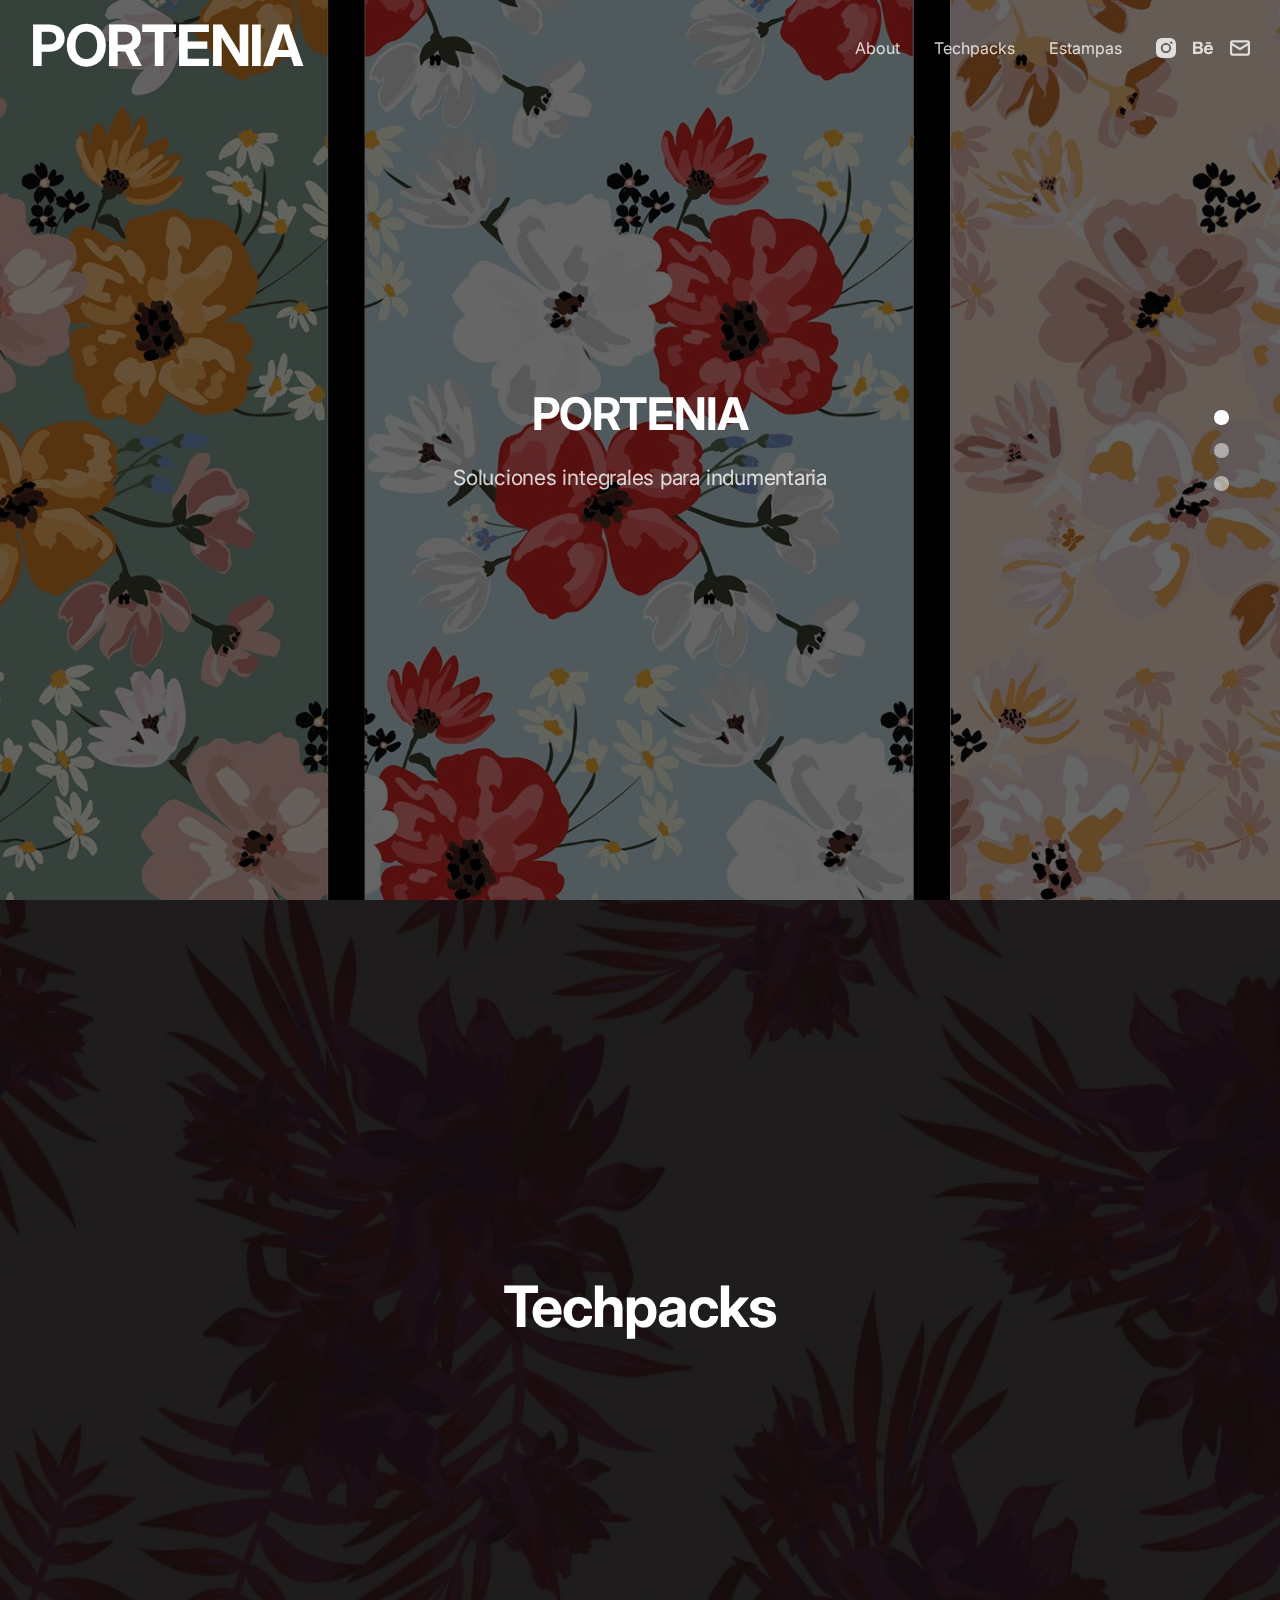
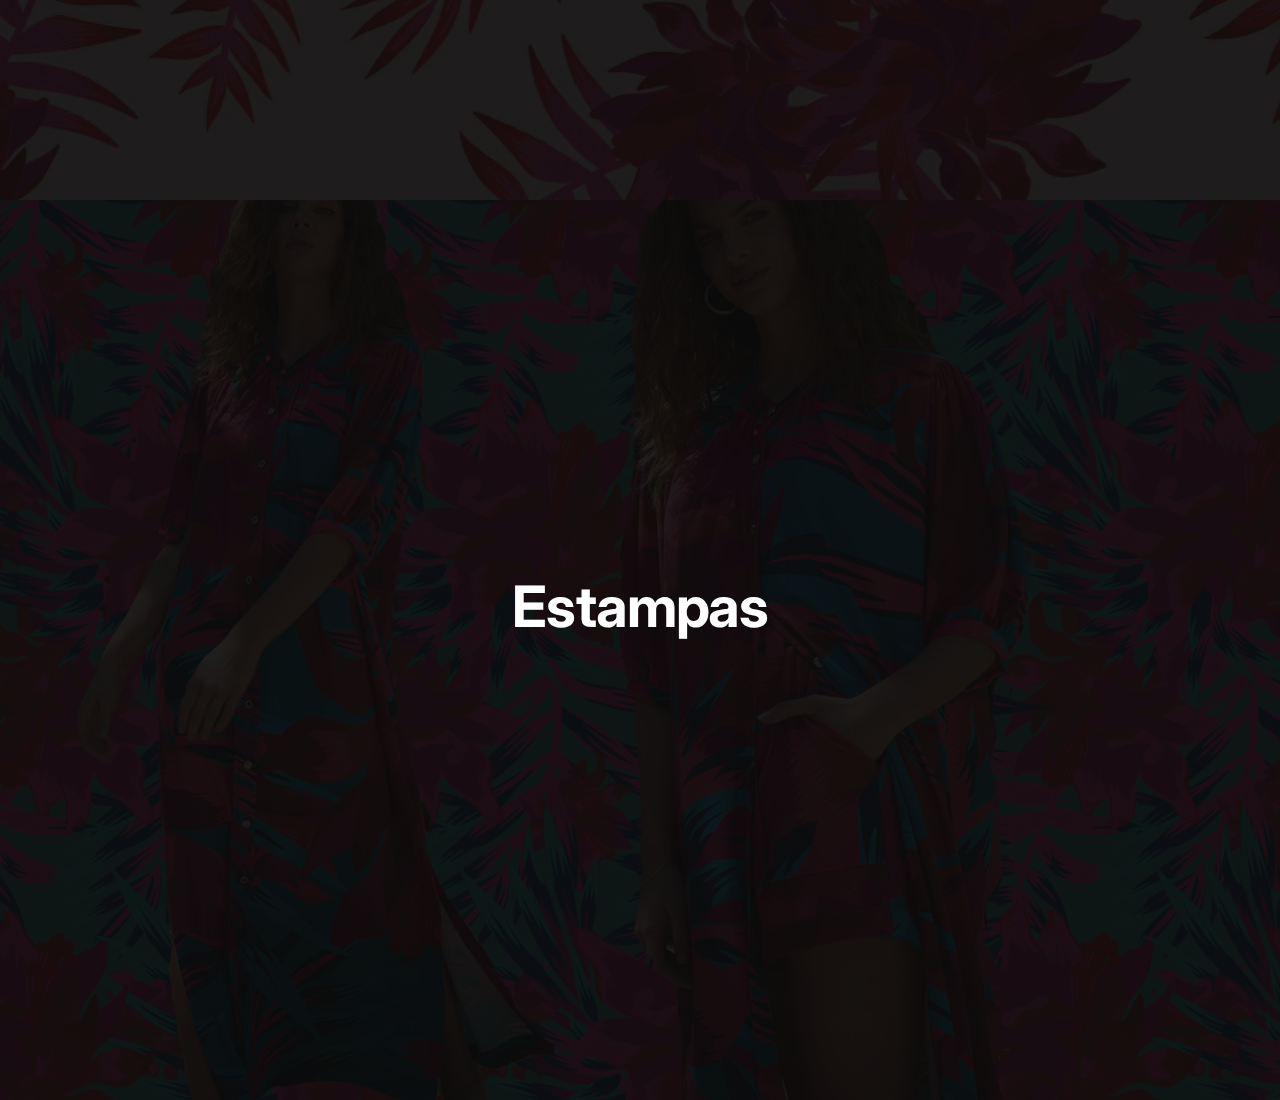
<file: index.html>
<!doctype html>
<html>
<head>
    <meta charset="UTF-8">
    <meta name="viewport" content="width=device-width, height=device-height, initial-scale=1.0">
    <meta name="apple-mobile-web-app-capable" content="yes" />
    <base href="./">
    <title>Portenia</title>
    <meta property="og:title" content="Untitled" />
    <meta name="twitter:title" content="Untitled" />
    <link rel="preconnect" href="https://fonts.gstatic.com/" crossorigin>
    <!-- Compressed Styles -->
    <link href="css/slides.min.css?521351" rel="stylesheet" type="text/css">

    <!-- Fonts and Material Icons -->
    <link rel="stylesheet" as="font" href="https://fonts.googleapis.com/css2?family=Inter:wght@100;200;300;400;500;600;700;800;900&family=Material+Icons&display=swap"/>
    <style>
        .slides { font-family: 'Inter', sans-serif; }
    </style>
     
</head>
<body class="slides scroll animated noPreload">
<svg id="customSvgLibrary" xmlns="http://www.w3.org/2000/svg" style="display:none" id="customSvgLibrary">
  
  <symbol id="logo" viewBox="0 0 106 31"><title>PORTENIA</title><path d="M17.413 14.04c-.56-5.84-5.6-7-8.52-7-4.6 0-8.6 2.92-8.6 7.52 0 3 2.4 4.88 5.28 5.8 4.24 1.64 5.88 1.84 5.88 3.36 0 1.08-1.2 1.72-2.32 1.72-.28 0-2.24 0-2.52-2.04h-6.6c.6 5.84 5.68 7.36 9.04 7.36 4.92 0 9.04-2.88 9.04-7.76 0-4.8-4-5.92-7.76-6.96-1.76-.52-3.4-1.2-3.4-2.2 0-.6.48-1.48 1.88-1.48 1.96 0 2.04 1.2 2.08 1.68h6.52zm2.222 15.96h6.64v-29.6h-6.64v29.6zm9.662-24.56h6.64v-5.04h-6.64v5.04zm0 24.56h6.64v-22.2h-6.64v22.2zm32.782-29.6h-6.64v9.28c-.72-.72-2.6-2.64-6.52-2.64-5.64 0-11 4.28-11 11.8 0 6.68 4.4 11.88 11.12 11.88 4.48 0 6.08-2.2 6.72-3.12v2.4h6.32v-29.6zm-17.52 18.4c0-2.56 1.8-5.56 5.64-5.56 1.56 0 2.96.56 3.96 1.56 1 .96 1.64 2.32 1.64 3.92.08 1.64-.52 3.08-1.56 4.12s-2.52 1.68-4.12 1.68c-3.12 0-5.56-2.28-5.56-5.68v-.04zm42.502 2.4c.52-4.08-.32-7.64-3.12-10.64-2.08-2.2-5-3.52-8.4-3.52-6.76 0-11.64 5.72-11.64 11.92 0 6.6 5.4 11.76 11.76 11.76 2.28 0 4.48-.68 6.32-2 1.88-1.28 3.44-3.2 4.52-5.68h-6.8c-.8 1.16-1.92 2.08-4.04 2.08-2.6 0-4.84-1.56-5.12-3.92h16.52zm-16.44-5.04c.16-1.04 1.52-3.52 4.96-3.52s4.8 2.48 4.96 3.52h-9.92zm34.502-2.12c-.56-5.84-5.6-7-8.52-7-4.6 0-8.6 2.92-8.6 7.52 0 3 2.4 4.88 5.28 5.8 4.24 1.64 5.88 1.84 5.88 3.36 0 1.08-1.2 1.72-2.32 1.72-.28 0-2.24 0-2.52-2.04h-6.6c.6 5.84 5.68 7.36 9.04 7.36 4.92 0 9.04-2.88 9.04-7.76 0-4.8-4-5.92-7.76-6.96-1.76-.52-3.4-1.2-3.4-2.2 0-.6.48-1.48 1.88-1.48 1.96 0 2.04 1.2 2.08 1.68h6.52z"/></symbol>
  
  <symbol id="close" viewBox="0 0 30 30"><path d="M15 0c-8.3 0-15 6.7-15 15s6.7 15 15 15 15-6.7 15-15-6.7-15-15-15zm5.7 19.3c.4.4.4 1 0 1.4-.2.2-.4.3-.7.3s-.5-.1-.7-.3l-4.3-4.3-4.3 4.3c-.2.2-.4.3-.7.3s-.5-.1-.7-.3c-.4-.4-.4-1 0-1.4l4.3-4.3-4.3-4.3c-.4-.4-.4-1 0-1.4s1-.4 1.4 0l4.3 4.3 4.3-4.3c.4-.4 1-.4 1.4 0s.4 1 0 1.4l-4.3 4.3 4.3 4.3z"/></symbol>

  <symbol id="arrow-left" viewBox="0 0 29 56"><path d="M28.7.3c.4.4.4 1 0 1.4l-26.3 26.3 26.3 26.3c.4.4.4 1 0 1.4-.4.4-1 .4-1.4 0l-27-27c-.4-.4-.4-1 0-1.4l27-27c.3-.3 1-.4 1.4 0z"/></symbol>
  
  <symbol id="arrow-right" viewBox="0 0 29 56"><path d="M.3 55.7c-.4-.4-.4-1 0-1.4l26.3-26.3-26.3-26.3c-.4-.4-.4-1 0-1.4.4-.4 1-.4 1.4 0l27 27c.4.4.4 1 0 1.4l-27 27c-.3.3-1 .4-1.4 0z"/></symbol>

  <symbol id="back" viewBox="0 0 20 20"><path d="M2.3 10.7l5 5c.4.4 1 .4 1.4 0s.4-1 0-1.4l-3.3-3.3h11.6c.6 0 1-.4 1-1s-.4-1-1-1h-11.6l3.3-3.3c.4-.4.4-1 0-1.4-.2-.2-.4-.3-.7-.3s-.5.1-.7.3l-5 5c-.2.2-.3.5-.3.7 0 .2.1.5.3.7z"/></symbol>
  
  <symbol id="menu" viewBox="0 0 18 18"><path d="M16 5h-14c-.6 0-1-.4-1-1 0-.5.4-1 1-1h14c.5 0 1 .4 1 1s-.4 1-1 1zm-14 5h14c.5 0 1-.4 1-1 0-.5-.4-1-1-1h-14c-.6 0-1 .4-1 1s.4 1 1 1zm14 3h-14c-.5 0-1 .4-1 1 0 .5.4 1 1 1h14c.5 0 1-.4 1-1s-.4-1-1-1z"/></symbol>
  
  <symbol id="share" viewBox="0 0 18 18"><path d="M16 8c-.6 0-1 .4-1 1v6h-12v-6c0-.6-.4-1-1-1s-1 .4-1 1v6c0 1.1.9 2 2 2h12c1.1 0 2-.9 2-2v-6c0-.6-.4-1-1-1zm-2.3-2.3c.4-.4.4-1 0-1.4l-4-4c-.4-.4-1-.4-1.4 0l-4 4c-.4.4-.4 1 0 1.4s1 .4 1.4 0l2.3-2.3v7.6c0 .6.4 1 1 1s1-.4 1-1v-7.6l2.3 2.3c.4.4 1 .4 1.4 0z"/></symbol>

  <symbol id="arrow-down" viewBox="0 0 24 24"><path d="M12 18c-.2 0-.5-.1-.7-.3l-11-10c-.4-.4-.4-1-.1-1.4.4-.4 1-.4 1.4-.1l10.4 9.4 10.3-9.4c.4-.4 1-.3 1.4.1.4.4.3 1-.1 1.4l-11 10c-.1.2-.4.3-.6.3z"/></symbol>
  
  <symbol id="arrow-up" viewBox="0 0 24 24"><path d="M11.9 5.9c.2 0 .5.1.7.3l11 10c.4.4.4 1 .1 1.4-.4.4-1 .4-1.4.1l-10.4-9.4-10.3 9.4c-.4.4-1 .3-1.4-.1-.4-.4-.3-1 .1-1.4l11-10c.1-.2.4-.3.6-.3z"/></symbol>
  
  <symbol id="arrow-top" viewBox="0 0 18 18"><path d="M15.7 7.3l-6-6c-.4-.4-1-.4-1.4 0l-6 6c-.4.4-.4 1 0 1.4.4.4 1 .4 1.4 0l4.3-4.3v11.6c0 .6.4 1 1 1s1-.4 1-1v-11.6l4.3 4.3c.2.2.4.3.7.3s.5-.1.7-.3c.4-.4.4-1 0-1.4z"/></symbol>
  
  <symbol id="play" viewBox="0 0 30 30"><path d="M7 30v-30l22 15z"/></symbol>
  
  <symbol id="chat" viewBox="0 0 18 18"><path d="M5,17c-0.2,0-0.3,0-0.4-0.1C4.2,16.7,4,16.4,4,16v-2H2c-1.1,0-2-0.9-2-2V3c0-1.1,0.9-2,2-2h14c1.1,0,2,0.9,2,2v9 c0,1.1-0.9,2-2,2H9.3l-3.7,2.8C5.4,16.9,5.2,17,5,17z M2,12h3.5C5.8,12,6,12.2,6,12.5V14l2.4-1.8C8.6,12.1,8.8,12,9,12h7V3H2V12z M13,7H5C4.4,7,4,6.6,4,6s0.4-1,1-1h8c0.6,0,1,0.4,1,1S13.6,7,13,7z M13,10H5c-0.6,0-1-0.4-1-1s0.4-1,1-1h8c0.6,0,1,0.4,1,1 S13.6,10,13,10z"/></symbol>

  <symbol id="mail" viewBox="0 0 18 18"><path d="M16 2h-14c-1.1 0-2 .9-2 2v10c0 1.1.9 2 2 2h14c1.1 0 2-.9 2-2v-10c0-1.1-.9-2-2-2zm0 2v.5l-7 4.3-7-4.4v-.4h14zm-14 10v-7.2l6.5 4c.1.1.3.2.5.2s.4-.1.5-.2l6.5-4v7.2h-14z"/></symbol>

  <symbol id="sound-on" viewBox="0 0 18 18"><path d="M8.5,0.1C8.1-0.1,7.7,0,7.4,0.2L3.7,3H2C0.9,3,0,3.9,0,5v6c0,1.1,0.9,2,2,2h1.7l3.7,2.8C7.6,15.9,7.8,16,8,16 c0.2,0,0.3,0,0.4-0.1C8.8,15.7,9,15.4,9,15V1C9,0.6,8.8,0.3,8.5,0.1z M7,13l-2.4-1.8C4.4,11.1,4.2,11,4,11l-2,0l0-6h2 c0.2,0,0.4-0.1,0.6-0.2L7,3V13z M11.7,9.9l0.7,1.9C13.9,11.2,15,9.7,15,8c0-1.7-1.1-3.2-2.7-3.8l-0.7,1.9C12.5,6.4,13,7.2,13,8C13,8.9,12.5,9.6,11.7,9.9z M12.2,1.1l-0.3,2C14.3,3.5,16,5.6,16,8s-1.8,4.5-4.2,4.9l0.3,2C15.6,14.3,18,11.4,18,8C18,4.6,15.6,1.7,12.2,1.1z"/></symbol>
  
  <symbol id="sound-off" viewBox="0 0 18 18"><path d="M15.9,8l1.8-1.8c0.4-0.4,0.4-1,0-1.4s-1-0.4-1.4,0l-1.8,1.8l-1.8-1.8c-0.4-0.4-1-0.4-1.4,0s-0.4,1,0,1.4L13.1,8l-1.8,1.8 c-0.4,0.4-0.4,1,0,1.4c0.2,0.2,0.5,0.3,0.7,0.3s0.5-0.1,0.7-0.3l1.8-1.8l1.8,1.8c0.2,0.2,0.5,0.3,0.7,0.3s0.5-0.1,0.7-0.3 c0.4-0.4,0.4-1,0-1.4L15.9,8z M8.5,0.1C8.1-0.1,7.7,0,7.4,0.2L3.7,3H2C0.9,3,0,3.9,0,5v6c0,1.1,0.9,2,2,2h1.7l3.7,2.8C7.6,15.9,7.8,16,8,16 c0.2,0,0.3,0,0.4-0.1C8.8,15.7,9,15.4,9,15V1C9,0.6,8.8,0.3,8.5,0.1z M7,13l-2.4-1.8C4.4,11.1,4.2,11,4,11l-2,0l0-6h2 c0.2,0,0.4-0.1,0.6-0.2L7,3V13z"/></symbol>
  
  <!-- social -->
  <symbol id="apple" viewBox="-1 1 24 24"><path d="M17.6 13.8c0-3 2.5-4.5 2.6-4.6-1.4-2.1-3.6-2.3-4.4-2.4-1.9-.2-3.6 1.1-4.6 1.1-.9 0-2.4-1.1-4-1-2 0-3.9 1.2-5 3-2.1 3.7-.5 9.1 1.5 12.1 1 1.5 2.2 3.1 3.8 3 1.5-.1 2.1-1 3.9-1s2.4 1 4 1 2.7-1.5 3.7-2.9c1.2-1.7 1.6-3.3 1.7-3.4-.1-.1-3.2-1.3-3.2-4.9zm-3.1-9c.8-1 1.4-2.4 1.2-3.8-1.2 0-2.7.8-3.5 1.8-.8.9-1.5 2.3-1.3 3.7 1.4.1 2.8-.7 3.6-1.7z"/></symbol>

  <symbol id="dribbble" viewBox="0 0 24 24"><path d="M12 0c-6.7 0-12 5.3-12 12s5.3 12 12 12 12-5.3 12-12-5.3-12-12-12zm7.9 5.7c1.3 1.7 2.1 3.9 2.3 6.1-.4-.1-2.4-.4-4.7-.4-.8 0-1.5 0-2.3.1 0-.1-.1-.3-.3-.5l-.7-1.5c3.7-1.4 5.3-3.4 5.7-3.8zm-7.9-3.8c2.5 0 4.9.9 6.7 2.5-.3.4-1.9 2.3-5.2 3.6-1.6-2.9-3.3-5.3-3.7-5.9.6-.1 1.4-.2 2.2-.2zm-4.4 1c.4.6 2.1 3 3.7 5.8-4.4 1.2-8.2 1.2-9.2 1.2h-.1c.8-3.1 2.9-5.6 5.6-7zm-5.7 9.1v-.3h.3c1.2 0 5.6-.1 10.1-1.5l.8 1.6c-.1 0-.3 0-.4.1-5.1 1.6-7.9 6-8.3 6.7-1.6-1.7-2.5-4.1-2.5-6.6zm10.1 10.1c-2.3 0-4.4-.8-6.1-2.1.3-.5 2.4-4.4 7.9-6.3 1.3 3.6 2 6.7 2.1 7.6-1.2.6-2.6.8-3.9.8zm5.7-1.8c-.1-.8-.7-3.6-2-7.1.7-.1 1.3-.1 2-.1 2.1 0 3.7.4 4.1.5-.3 2.8-1.8 5.2-4.1 6.7z"/></symbol>

  <symbol id="facebook" viewBox="0 0 24 24"><path d="M24 1.3v21.3c0 .7-.6 1.3-1.3 1.3h-6.1v-9.3h3.1l.5-3.6h-3.6v-2.2c0-1.1.3-1.8 1.8-1.8h1.9v-3.2c-.3 0-1.5-.1-2.8-.1-2.8 0-4.7 1.7-4.7 4.8v2.7h-3.1v3.6h3.1v9.2h-11.5c-.7 0-1.3-.6-1.3-1.3v-21.4c0-.7.6-1.3 1.3-1.3h21.3c.8 0 1.4.6 1.4 1.3z"/></symbol>

  <symbol id="facebook2" viewBox="0 0 512 512"><path d="M288 176v-64c0-17.664 14.336-32 32-32h32v-80h-64c-53.024 0-96 42.976-96 96v80h-64v80h64v256h96v-256h64l32-80h-96z"/></symbol>
   
  <symbol id="fb-like" viewBox="0 0 20 20"><path d="M0 8v12h5v-12h-5zm2.5 10.8c-.4 0-.8-.3-.8-.8 0-.4.3-.8.8-.8s.8.3.8.8c0 .4-.4.8-.8.8zm3.5-.8h9.5c1.1 0 1.7-1 1.7-1.7 0-.3-.4-1-.4-1 1.4-.3 1.7-1.2 1.7-1.7-.1-.5-.3-.9-.5-1 1-.4 1.5-1.1 1.4-1.9-.1-.8-1-1.5-1-1.5 1-.6.9-1.5.9-1.5-.3-1.3-1.5-1.7-1.7-1.7h-5.6s.3-.5.3-2.4-1.3-3.6-2.6-3.6c0 0-.7.1-1 .3v3.5l-2.7 4.4v9.8z"/></symbol>
  
  <symbol id="googlePlus" viewBox="0 1 24 24"><path d="M7.8 13.5h4.6c-.6 2-2.5 3.4-4.6 3.4-2.7 0-4.9-2.2-4.9-4.9s2.2-4.9 4.9-4.9c1.1 0 2.1.3 3 1l1.8-2.4c-1.4-1.1-3-1.6-4.8-1.6-4.3 0-7.9 3.5-7.9 7.9s3.5 7.9 7.9 7.9 7.9-3.5 7.9-7.9v-1.5h-7.9v3zM21.7 11v-2.2h-2v2.2h-2.2v2h2.2v2.2h2v-2.2h2.2v-2z"/></symbol>
  
  <symbol id="instagram" viewBox="0 0 20 20"><circle cx="10" cy="10" r="3.3"/><path d="M13,0H7C2.2,0,0,2.2,0,7v6c0,4.8,2.1,7,7,7h6c4.8,0,7-2.2,7-7V7C20,2.2,17.9,0,13,0z M10,15.1c-2.8,0-5.1-2.3-5.1-5.1 S7.2,4.9,10,4.9s5.1,2.3,5.1,5.1S12.8,15.1,10,15.1z M15.3,5.9c-0.7,0-1.2-0.5-1.2-1.2c0-0.7,0.5-1.2,1.2-1.2s1.2,0.5,1.2,1.2 C16.5,5.3,16,5.9,15.3,5.9z"/></symbol>

  <symbol id="behance" viewBox="0 0 511.958 511.958"><path d="M210.624 240.619c10.624-5.344 18.656-11.296 24.16-17.728 9.792-11.584 14.624-26.944 14.624-45.984 0-18.528-4.832-34.368-14.496-47.648-16.128-21.632-43.424-32.704-82.016-33.28h-152.896v312.096h142.56c16.064 0 30.944-1.376 44.704-4.192 13.76-2.848 25.664-8.064 35.744-15.68 8.96-6.624 16.448-14.848 22.4-24.544 9.408-14.656 14.112-31.264 14.112-49.76 0-17.92-4.128-33.184-12.32-45.728-8.288-12.544-20.448-21.728-36.576-27.552zm-147.552-90.432h68.864c15.136 0 27.616 1.632 37.408 4.864 11.328 4.704 16.992 14.272 16.992 28.864 0 13.088-4.32 22.24-12.864 27.392-8.608 5.152-19.776 7.744-33.472 7.744h-76.928v-68.864zm108.896 198.24c-7.616 3.68-18.336 5.504-32.064 5.504h-76.832v-83.232h77.888c13.568.096 24.128 1.888 31.68 5.248 13.44 6.08 20.128 17.216 20.128 33.504 0 19.2-6.912 32.128-20.8 38.976zM327.168 110.539h135.584v38.848h-135.584zM509.856 263.851c-2.816-18.08-9.024-33.984-18.688-47.712-10.592-15.552-24.032-26.944-40.384-34.144-16.288-7.232-34.624-10.848-55.04-10.816-34.272 0-62.112 10.72-83.648 32-21.472 21.344-32.224 52.032-32.224 92.032 0 42.656 11.872 73.472 35.744 92.384 23.776 18.944 51.232 28.384 82.4 28.384 37.728 0 67.072-11.232 88.032-33.632 13.408-14.144 20.992-28.064 22.656-41.728h-62.464c-3.616 6.752-7.808 12.032-12.608 15.872-8.704 7.04-20.032 10.56-33.92 10.56-13.216 0-24.416-2.912-33.76-8.704-15.424-9.28-23.488-25.536-24.512-48.672h170.464c.256-19.936-.384-35.264-2.048-45.824zm-166.88 5.984c2.24-15.008 7.68-26.912 16.32-35.712 8.64-8.768 20.864-13.184 36.512-13.216 14.432 0 26.496 4.128 36.32 12.416 9.696 8.352 15.168 20.48 16.288 36.512h-105.44z"/></symbol>
  
  <symbol id="linkedin" viewBox="0 0 24 24"><path d="M5.9 21.9h-4.7v-14.2h4.7v14.2zm-2.3-16.1c-1.6 0-2.6-1.1-2.6-2.5s1-2.5 2.7-2.5c1.6 0 2.6 1 2.6 2.5-.1 1.4-1.2 2.5-2.7 2.5zm19.2 16.1h-4.7v-7.6c0-2-.7-3.3-2.3-3.3-1.3 0-2.1.9-2.5 1.7-.1.3-.1.8-.1 1.2v7.9h-4.7v-14.1h4.7v2c.7-.9 1.7-2.3 4.3-2.3 3.1 0 5.5 2.1 5.5 6.4v8.2h-.2z"/></symbol>

  <symbol id="medium" viewBox="0 0 130.8 104"><path d="M15.5 21.2c.2-1.6-.5-3.2-1.7-4.3l-12.1-14.7v-2.2h38l29.3 64.4 25.8-64.4h36.2v2.2l-10.5 10c-.9.7-1.3 1.8-1.2 2.9v73.7c0 1.1.3 2.2 1.2 2.9l10.2 10v2.2h-51.3v-2.2l10.6-10.2c1-1 1-1.3 1-2.9v-59.6l-29.4 74.7h-4l-34.2-74.7v50.3c0 2.2.4 4.2 1.9 5.7l13.7 16.8v2.2h-39v-2.2l13.8-16.7c1.5-1.5 1.8-3.3 1.8-5.7l-.1-58.2z"/></symbol>
  
  <symbol id="pinterest" viewBox="0 0 24 24"><path d="M5.9 13.9c1.2-2-.4-2.5-.6-4-1-6.1 7.1-10.2 11.4-6 2.9 2.9 1 12-3.7 11-4.6-.9 2.2-8.1-1.4-9.5-3-1.1-4.6 3.6-3.2 5.9-.8 4-2.5 7.7-1.8 12.7 2.3-1.7 3.1-4.8 3.7-8.1 1.2.7 1.8 1.4 3.3 1.5 5.5.4 8.6-5.4 7.8-10.7-.7-4.7-5.5-7.1-10.6-6.6-4.1.4-8.1 3.7-8.3 8.3-.1 2.8.7 4.9 3.4 5.5z"/></symbol>
  
  <symbol id="stumbleupon" viewBox="0 0 24 24"><path d="M13.3 9.6l1.6.8 2.5-.8v-1.4c0-3-2.4-5.4-5.4-5.4s-5.4 2.4-5.4 5.4v7.5c0 .7-.6 1.3-1.3 1.3s-1.3-.6-1.3-1.3v-3.2h-4v3.2c0 3 2.4 5.4 5.4 5.4s5.4-2.4 5.4-5.4v-7.5c0-.7.6-1.3 1.3-1.3s1.3.6 1.3 1.3l-.1 1.4zm6.6 2.9v3.2c0 .7-.6 1.3-1.3 1.3s-1.3-.6-1.3-1.3v-3.2l-2.5.8-1.6-.8v3.2c0 3 2.4 5.4 5.4 5.4s5.4-2.4 5.4-5.4v-3.2h-4.1z"/></symbol>
  
  <symbol id="twitter" viewBox="0 1 24 23"><path d="M21.5 7.6v.6c0 6.6-5 14.1-14 14.1-2.8 0-5.4-.8-7.6-2.2l1.2.1c2.3 0 4.4-.8 6.1-2.1-2.2 0-4-1.5-4.6-3.4.3.1.6.1.9.1.5 0 .9-.1 1.3-.2-2.1-.6-3.8-2.6-3.8-5 .7.4 1.4.6 2.2.6-1.3-.9-2.2-2.4-2.2-4.1 0-.9.2-1.8.7-2.5 2.4 3 6.1 5 10.2 5.2-.1-.4-.1-.7-.1-1.1 0-2.7 2.2-5 4.9-5 1.4 0 2.7.6 3.6 1.6 1-.3 2.1-.7 3-1.3-.4 1.2-1.1 2.1-2.2 2.7 1-.1 1.9-.4 2.8-.8-.6 1.1-1.4 2-2.4 2.7z"/></symbol>
  
  <symbol id="tumblr" viewBox="0 0 23 23"><path d="M12.573 4.94v-4.94h-3.188c-.072.183-.11.4-.11.622-.034.107-.072.184-.072.293-.328 1.829-1.28 3.11-2.892 3.807-.476.218-.914.253-1.39.218v3.987h2.342c.039 5.603.039 8.493.039 8.64v.332c.294 2.449 1.573 3.914 3.843 4.463.914.257 1.901.366 2.892.366 1.279-.036 2.525-.256 3.771-.659v-4.685c-.731.22-1.395.402-1.977.583-1.135.333-2.087.113-2.857-.619-.073-.11-.183-.257-.221-.403-.106-.586-.178-1.206-.178-1.795v-6.222h5.083v-3.988h-5.085z"/></symbol>

  <symbol id="xing" viewBox="0 0 24 24"><path d="M3.647 4.74c-.208 0-.384.073-.472.216-.091.148-.077.338.02.531l2.34 4.051v.02l-3.678 6.49c-.096.191-.091.383 0 .531.088.142.244.236.452.236h3.461c.518 0 .767-.349.944-.669l3.737-6.608-2.38-4.15c-.172-.307-.433-.649-.964-.649h-3.46zm14.542-4.74c-.517 0-.741.326-.927.659l-7.702 13.658 4.918 9.023c.172.307.437.659.967.659h3.457c.208 0 .371-.079.459-.221.092-.148.09-.343-.007-.535l-4.88-8.915v-.023l7.664-13.551c.096-.191.098-.386.007-.534-.088-.142-.252-.221-.46-.221h-3.496z"/></symbol>

  <symbol id="whatsapp" viewBox="0 0 512 512"><path d="M256.064 0h-.128c-141.152 0-255.936 114.816-255.936 256 0 56 18.048 107.904 48.736 150.048l-31.904 95.104 98.4-31.456c40.48 26.816 88.768 42.304 140.832 42.304 141.152 0 255.936-114.848 255.936-256s-114.784-256-255.936-256zm148.96 361.504c-6.176 17.44-30.688 31.904-50.24 36.128-13.376 2.848-30.848 5.12-89.664-19.264-75.232-31.168-123.68-107.616-127.456-112.576-3.616-4.96-30.4-40.48-30.4-77.216s18.656-54.624 26.176-62.304c6.176-6.304 16.384-9.184 26.176-9.184 3.168 0 6.016.16 8.576.288 7.52.32 11.296.768 16.256 12.64 6.176 14.88 21.216 51.616 23.008 55.392 1.824 3.776 3.648 8.896 1.088 13.856-2.4 5.12-4.512 7.392-8.288 11.744-3.776 4.352-7.36 7.68-11.136 12.352-3.456 4.064-7.36 8.416-3.008 15.936 4.352 7.36 19.392 31.904 41.536 51.616 28.576 25.44 51.744 33.568 60.032 37.024 6.176 2.56 13.536 1.952 18.048-2.848 5.728-6.176 12.8-16.416 20-26.496 5.12-7.232 11.584-8.128 18.368-5.568 6.912 2.4 43.488 20.48 51.008 24.224 7.52 3.776 12.48 5.568 14.304 8.736 1.792 3.168 1.792 18.048-4.384 35.52z"/></symbol>
  
  <symbol id="youtube" viewBox="0 0 24 24"><path d="M23.6 6.3c-.3-1.2-1.4-2.2-2.6-2.3-3-.3-6-.3-9-.3s-6 0-9 .3c-1.2.1-2.3 1.1-2.6 2.3-.4 1.8-.4 3.8-.4 5.7 0 1.9 0 3.9.4 5.7.3 1.2 1.4 2.2 2.6 2.3 3 .3 6 .3 9 .3s6 0 9-.3c1.3-.1 2.3-1.1 2.6-2.4.4-1.7.4-3.7.4-5.6 0-1.9 0-3.9-.4-5.7zm-14.1 9v-6.6l6.5 3.3-6.5 3.3z"/></symbol>

</svg><!-- Navigation -->
<nav class="side ">
  <div class="navigation default">
    <ul></ul>
  </div>
</nav><!-- Panel Top #02 -->
<nav class="panel top">
  <div class="sections desktop">
    <div class="left"><a href="#" title="Slides Framework">
      <h1>PORTENIA</h1></a></div>
    <div class="right">
      <ul class="menu trim">
        <li><a href="#About">About</a></li>
        <li><a href="#TechPacks">Techpacks</a></li>
        <li><a href="#Estampas">Estampas</a></li>

        <li class="cropRight"><a class="trimRight shift-up-2" href="https://www.instagram.com/portenia.ar/" target="_blank"><svg><use xmlns:xlink="http://www.w3.org/1999/xlink" xlink:href="#instagram"></use></svg></a></li>
        <li class="cropRight"><a class="trimRight shift-up-2" href="https://www.behance.net/lubergami" target="_blank">   <svg><use xmlns:xlink="http://www.w3.org/1999/xlink" xlink:href="#behance"></use></svg></a></li>
        <li class="cropRight"><a class="trimRight shift-up-2" href="mailto:pportenia@gmail.com?subject=Contacto%20por%20proyecto&amp;body=descripcion%20del%20proyecto" target="_blank" ; data-toggle="tooltip" title="lubergami@gmail.com">   <svg><use xmlns:xlink="http://www.w3.org/1999/xlink" xlink:href="#mail"><a href="#" class="f-42" title="This is a tooltip"></a></use></svg></a></li>
      </ul>
    </div>
  </div>
  <div class="sections compact hidden">
    <div class="left"><a href="#" title="Slides Framework"><h1>PORTENIA</h1></a></div>
    
    <div class="right">
      <span class="button actionButton sidebarTrigger" data-sidebar-id="1">
        <svg>
          <use xmlns:xlink="http://www.w3.org/1999/xlink" xlink:href="#menu"></use>
        </svg>
      </span>
    

    
    </div>
  
  </div>
</nav>

<!-- Sidebar -->
<nav class="sidebar" data-sidebar-id="1">
  <div class="close"><svg><use xmlns:xlink="http://www.w3.org/1999/xlink" xlink:href="https://bratsun.com/#close"></use></svg></div>
  <div class="content">
    <a class="logo" title="Max Bratsun" href="https://bratsun.com/#hey"> 
      <span class="logo-left raleway">Max</span>
      <span class="logo-right raleway">Bratsun</span>
    </a>
    <ul class="subMenu">
      <li><a href="#About">About</a></li>
      <li><a href="#TechPacks">Techpacks</a></li>
      <li><a href="#Estampas">Estampas</a></li>
    </ul>

    <ul class="subMenu">
      <li>_______________</li>   
      <a href="https://www.instagram.com/portenia.ar/" target="_blank">Instagram </i></a><br>
        <a href="https://www.behance.net/lubergami" target="_blank">Behance </i></a><br>
        <a href="mailto:pportenia@gmail.com?subject=Contacto%20por%20proyecto&amp;body=descripcion%20del%20proyecto">Email</a><br>


    </ul>
    
  </div>
</nav>

<!-- Slide 1 (#10) -->
<section class="slide fade-6 kenBurns" id = 'About'>
  <div class="content" >
    <div class="container">
      <div class="wrap">
      
        <div class="fix-7-12">
          <h1 class="smaller margin-bottom-2 ae-1">PORTENIA</h1>
          
            <p class="large ae-2"><span class="opacity-8">Soluciones integrales para indumentaria</span></p>
            
        </div>  
        
      </div>
    </div>
  </div>
  <div class="background" style="background-image:url(assets/uploads/lu3.jpg?p=n0ZANlsv)"></div>
</section>

<!-- Slide 2 (#02) -->
<section class="slide fade-6 kenBurns" id  ='TechPacks'>
  <div class="content">
    <div class="container">
      <div class="wrap">

        <div class="fix-3-12">
          <h1> Techpacks</h1>

        </div>
        <div class="button blue rounded cropBottom popupTrigger ae-2 fromCenter margin-top-3" data-popup-id="2"><i class="material-icons"></i>Ver trabajos</div>

      </div>
    </div>
  </div>
  <div class="background" style="background-image:url(assets/uploads/lu2.jpg?p=n0ZANlsv)"></div>
</section>

<!-- Popup Video -->
<div class="popup autoplay" data-popup-id="2">
  <div class="close"><svg><use xmlns:xlink="http://www.w3.org/1999/xlink" xlink:href="#close"></use></svg></div>
  <div class="content">
    <div class="container">
      <div class="wrap">
        <div class="fix-10-12">
          <div class="embedVideo popupContent shadow rounded">
            <iframe data-src="Tech.html" frameborder="0" allow="accelerometer; autoplay; encrypted-media; gyroscope; picture-in-picture" allowfullscreen></iframe>
          </div>
        </div>
      </div>
    </div>
  </div>
</div>

<!-- Slide 2 (#02) -->
<section class="slide fade-6 kenBurns" id="Estampas">
  <div class="content">
    <div class="container">
      <div class="wrap">

        <div class="fix-3-12">
          <h1> Estampas</h1>
          
        </div>
        <div class="button blue rounded cropBottom popupTrigger ae-2 fromCenter margin-top-3" data-popup-id="3"><i class="material-icons"></i>Ver trabajos</div>
        
      </div>
    </div>
  </div>
  <div class="background" style="background-image:url(assets/uploads/lu1.jpg?p=n0ZANlsv)"></div>
</section>

<!-- Popup Video -->
<div class="popup autoplay" data-popup-id="3">
  <div class="close"><svg><use xmlns:xlink="http://www.w3.org/1999/xlink" xlink:href="#close"></use></svg></div>
  <div class="content">
    <div class="container">
      <div class="wrap">
        <div class="fix-10-12">
          <div class="embedVideo popupContent shadow rounded">
            <iframe data-src="Estampas.html" frameborder="0" allow="accelerometer; autoplay; encrypted-media; gyroscope; picture-in-picture" allowfullscreen></iframe>
          </div>
        </div>
      </div>
    </div>
  </div>
</div>


<!-- jQuery 3.5.1 -->
    <script src="https://ajax.googleapis.com/ajax/libs/jquery/3.5.1/jquery.min.js"></script>

    <!-- Compressed Scripts -->
    <script src="js/slides.min.js?521351" type="text/javascript"></script>
     
</body>
</html>
</file>
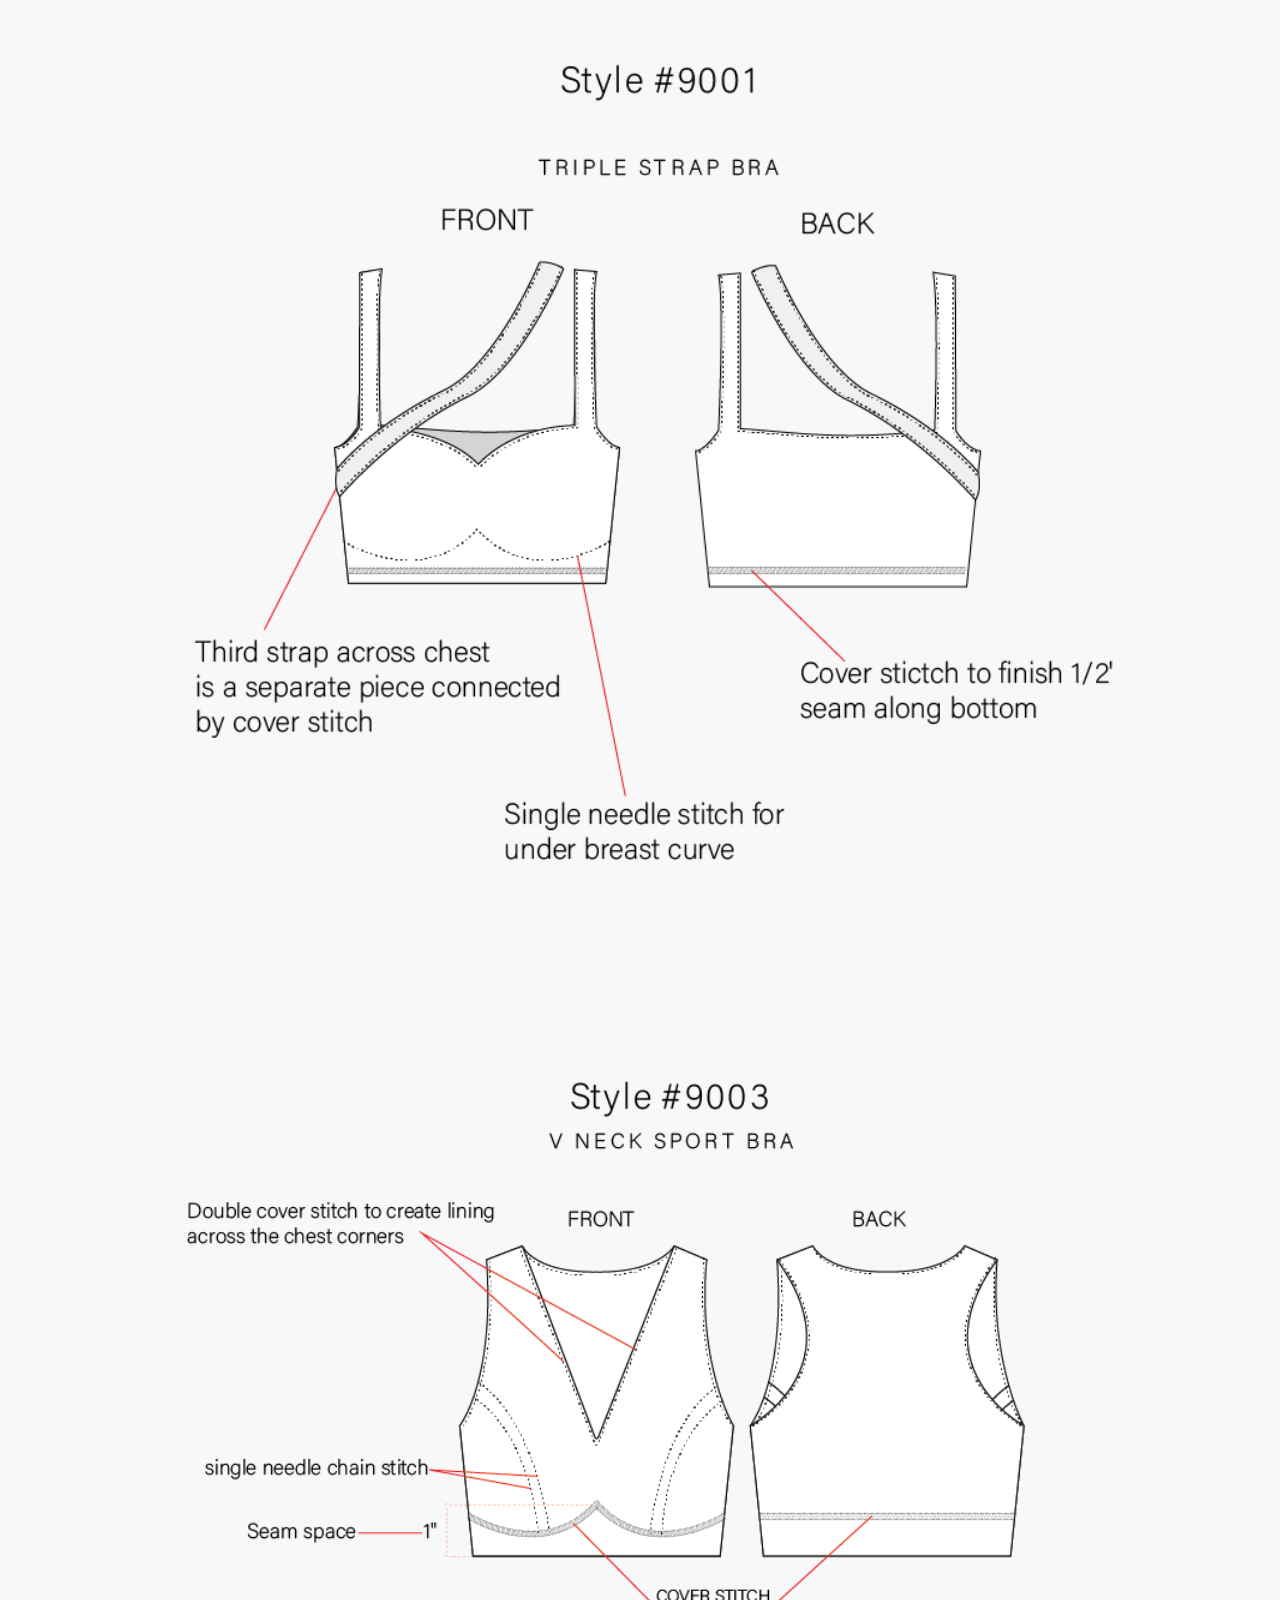
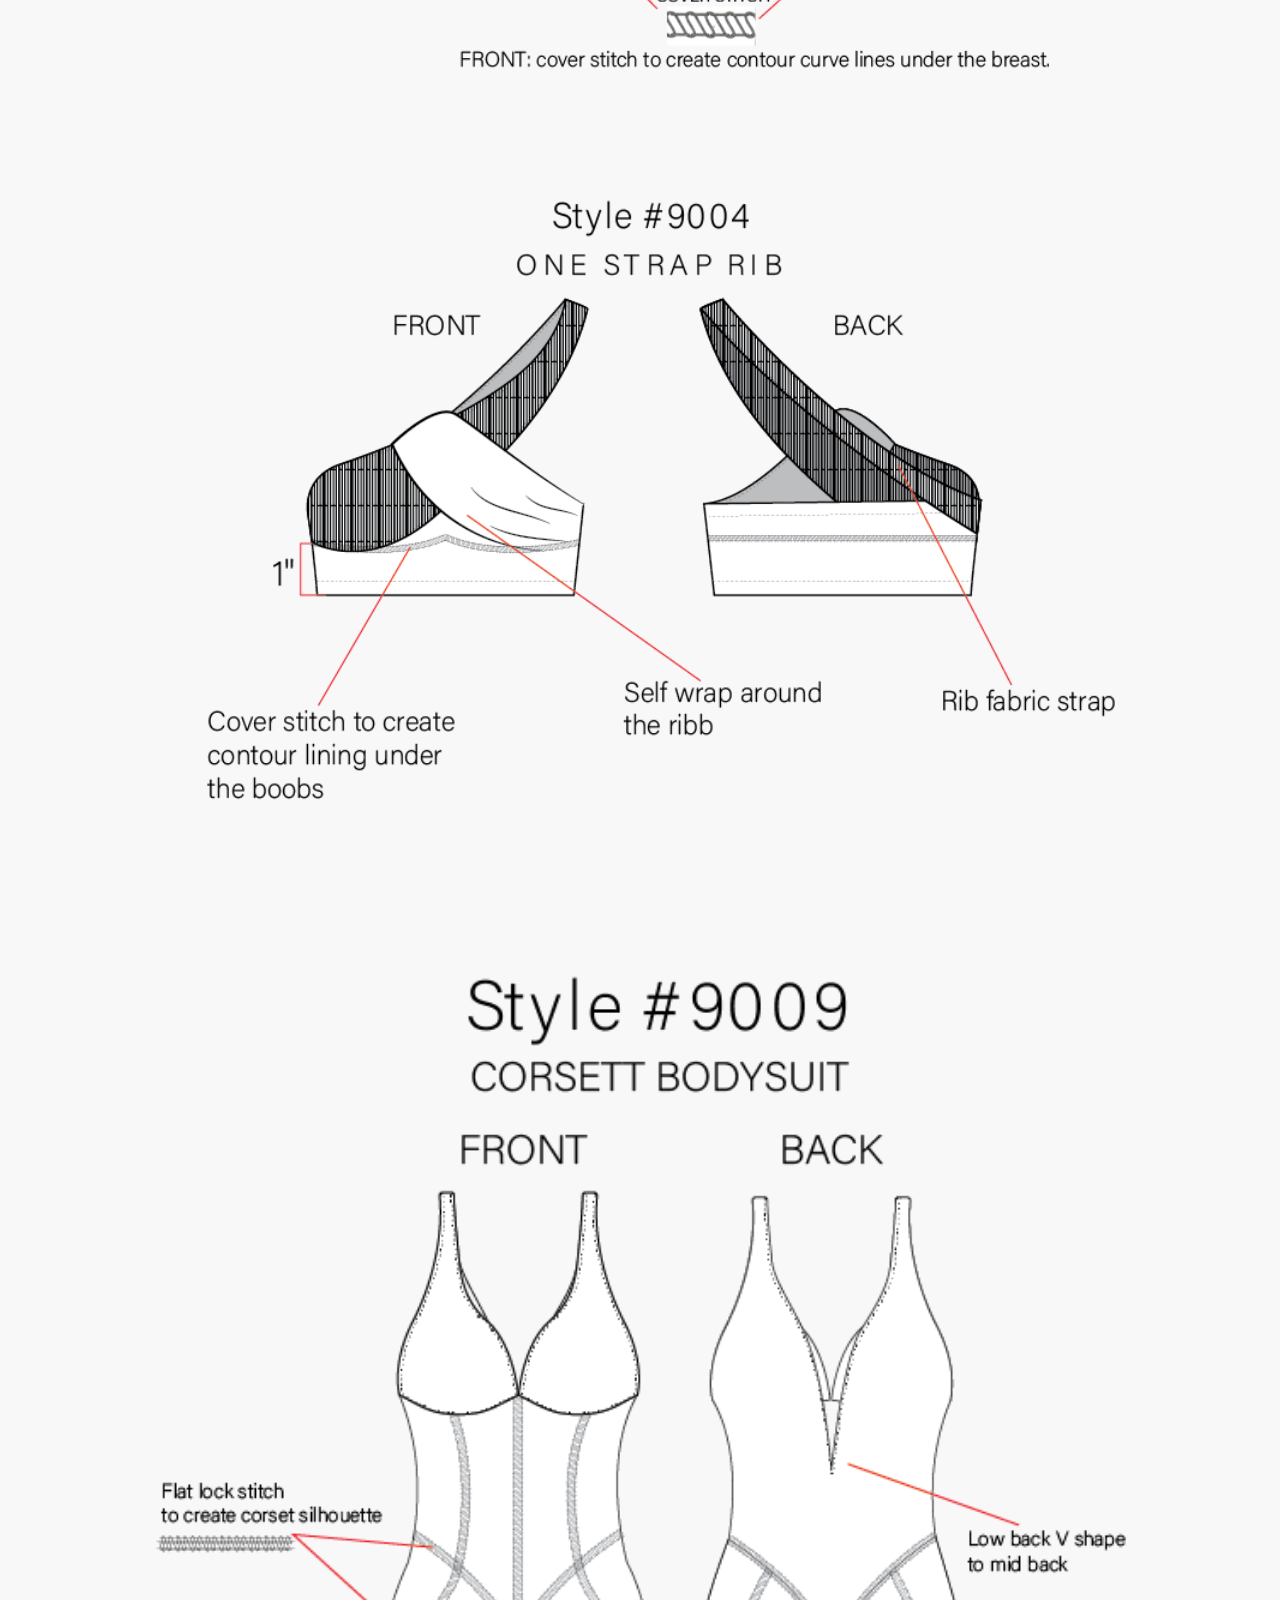
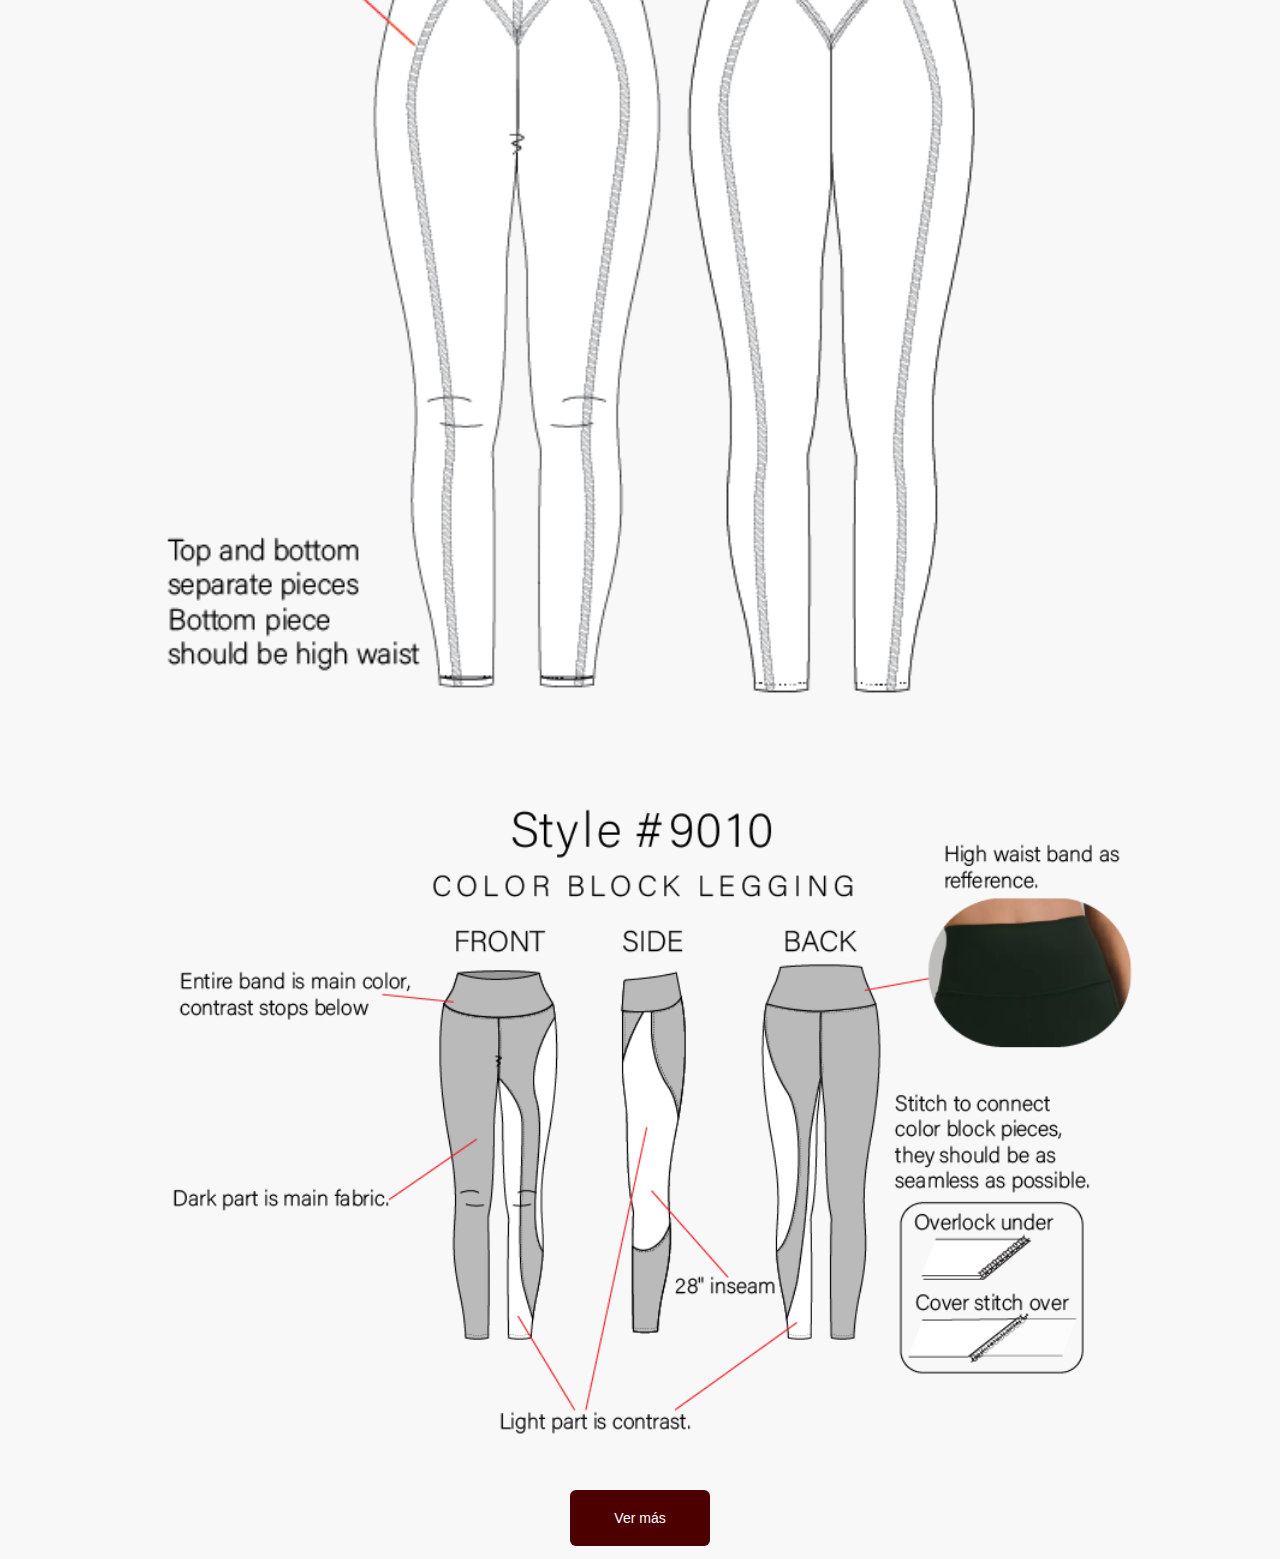
<file: Tech.html>
<!DOCTYPE html>
<html>
<head>
<meta name="viewport" >
<style>

/* width */
::-webkit-scrollbar {
  width: 10px;
}

/* Track */
::-webkit-scrollbar-track {
  background: #f1f1f1; 
}
 
/* Handle */
::-webkit-scrollbar-thumb {
  background: rgb(77, 0, 0); 
}

/* Handle on hover */
::-webkit-scrollbar-thumb:hover {
  background: #555; 
}


.button {
  display: inline-block;
  border-radius: 6px;
  background-color: rgb(77, 0, 0);
  border: none;
  color: #FFFFFF;
  text-align: center;
  font-size: 14px;
  padding: 20px;
  width: 140px;
  transition: all 0.5s;
  cursor: pointer;
  margin: 5px;


}

.button span {
  cursor: pointer;
  display: inline-block;
  position: relative;
  transition: 0.5s;
}

.button span:after {
  content: '\00bb';
  position: absolute;
  opacity: 0;
  top: 0;
  right: -20px;
  transition: 0.5s;
}

.button:hover span {
  padding-right: 25px;
}

.button:hover span:after {
  opacity: 1;
  right: 0;
}



.center {
  display: block;
  margin-left: auto;
  margin-right: auto;
  margin-top: 20px;
  width: 80%;
}

.wrapper {
    text-align: center;
}

</style>
</head>   


<body style="background-color:rgb(248, 248, 248);">
    


<img src="assets/uploads/F3.png" class="center">

<img src="assets/uploads/F4.png" class="center">

<img src="assets/uploads/F5.png" class="center">

<img src="assets/uploads/F6.png" class="center">

<img src="assets/uploads/F7.png" class="center">

<div class="wrapper">
    <a href="https://www.behance.net/lubergami" target="_blank" rel="noopener noreferrer" >
         <button class="button" ><span>Ver más </span></button> </a>
</div>


</body>
</file>
<file: css/slides.min.css>
@charset "UTF-8";body,html,img{max-width:100%}.material-icons,.slides{-webkit-font-smoothing:antialiased}.button svg,.button svg *{pointer-events:none!important}.button,.container .wrap,.slides-form.center input,.slides-form.center textarea{text-align:center}.dialog,body,html{-webkit-tap-highlight-color:transparent}a,abbr,acronym,address,applet,article,aside,audio,b,big,blockquote,body,canvas,caption,center,cite,code,dd,del,details,dfn,div,dl,dt,em,embed,fieldset,figcaption,figure,footer,form,h1,h2,h3,h4,h5,h6,header,hgroup,hr,html,i,iframe,img,ins,kbd,label,legend,li,mark,menu,nav,object,ol,output,p,pre,q,ruby,s,samp,section,small,span,strike,strong,sub,summary,sup,table,tbody,td,tfoot,th,thead,time,tr,tt,u,ul,var,video{border:0;vertical-align:baseline;margin:0;padding:0}article,aside,details,figcaption,figure,footer,header,hgroup,menu,nav,section{display:block}.button,.button.actionButton,.dot,.dot:after,.material-icons,img{display:inline-block}li,ol,ul{list-style:none}blockquote,q{quotes:none}blockquote:after,blockquote:before,q:after,q:before{content:none}table{border-collapse:collapse;border-spacing:0}b,strong{font-weight:600}html{position:static!important;top:0!important;box-sizing:border-box;margin:0;padding:0;overflow:hidden;-webkit-backface-visibility:hidden;backface-visibility:hidden}*,:after,:before{box-sizing:inherit}body{width:100%;height:100%}body,html{overflow-x:hidden}html.scrollable,html.scrollable body{overflow-y:auto;-webkit-overflow-scrolling:touch}.button,.content,.slide{overflow:hidden}img.round{border-radius:999px}img.rounded{border-radius:6px}.slides{color:#fff;fill:#fff;-webkit-hyphens:none;-ms-hyphens:none;hyphens:none;background:#111}.slides.bodyWhite{background:#fff}.slides.desktopSwipe{cursor:-webkit-grab}.slides.desktopSwipe:active{cursor:-webkit-grabbing}.slides.desktopSwipe .slide .container .wrap{cursor:inherit}.button{border-radius:3px;padding:14px 22px;color:#fff;border:none;outline:0;text-decoration:none;background:#202020;font-size:16px;line-height:1.5;font-weight:500;vertical-align:top;cursor:pointer;-webkit-backface-visibility:hidden;backface-visibility:hidden;letter-spacing:normal!important;position:relative;white-space:nowrap;transform:translate3d(0,0,0);box-shadow:0 1px 4px rgba(0,0,0,.1),0 2px 6px rgba(0,0,0,.1);-webkit-appearance:none;margin-bottom:10px;transition:.3s;-webkit-user-select:none!important;-moz-user-select:none!important;-ms-user-select:none!important;user-select:none!important}.button .material-icons,.button svg{vertical-align:middle;position:relative}.content,.slide.active{-webkit-backface-visibility:hidden}.button.actionButton:hover:not(:active),.button:hover{transform:translateY(0)!important}@media (max-width:767px){.button{max-width:100%;white-space:normal}}.popup .button,.slide .button{margin-left:5px;margin-right:5px}.popup .button.small,.slide .button.small{margin-left:4px;margin-right:4px}.button.wide{margin-left:0!important;margin-right:0!important}.button .material-icons{margin-right:8px;font-size:20px;top:-2px;-webkit-user-select:none!important;-moz-user-select:none!important;-ms-user-select:none!important;user-select:none!important}.button .material-icons.small{font-size:17px;bottom:1px}.button .material-icons.right{margin-left:8px;margin-right:0}.button svg{width:20px;height:20px;margin-top:-3px;margin-right:10px}.button svg.right{margin-right:0;margin-left:10px}.button.actionButton{height:42px;width:42px;padding:12px;border-radius:25px;z-index:999;background:rgba(0,0,0,.3);line-height:1;box-shadow:0 0 0 1px rgba(255,255,255,.05);cursor:pointer;-ms-touch-action:manipulation;touch-action:manipulation;vertical-align:top}.button.actionButton svg{width:18px;height:18px;fill:#fff!important;top:2px;vertical-align:bottom}.button.actionButton svg,.button.play svg,.button:not(.stroke) svg,.panel svg:not(.noFill),.slide.whiteSlide .button.actionButton svg{fill:#fff}.button.actionButton .material-icons{margin:0;position:relative;left:-3px;top:-3px;font-size:24px}.button.actionButton.big{width:50px;height:50px;padding:16px}.button.actionButton.big .material-icons{font-size:24px}.button.actionButton.big svg{width:22px;height:22px;left:-2px;top:0}.button.actionButton.stroke{box-shadow:none;padding:10px}.button.actionButton.rounded{border-radius:6px}.button.actionButton.sound [class*=sound-]{position:absolute;opacity:0;transition:.5s;left:13px;top:16px}.button.actionButton.sound.stroke [class*=sound-]{left:11px;top:14px}.button.actionButton.sound.playing .sound-on,.button.actionButton.sound:not(.playing) .sound-off{opacity:1}.button.actionButton.transparent{background-color:transparent}.button.stroke,.button.thin-stroke{background-color:transparent!important;color:#202020}.button:hover{box-shadow:0 2px 4px rgba(0,0,0,.15),0 3px 9px rgba(0,0,0,.15);opacity:1;transition:.35s!important}.button:hover:after{opacity:.5}.button:active{box-shadow:0 3px 6px 0 rgba(0,0,0,.1),0 0 10px 0 rgba(0,0,0,.1),0 1px 4px -1px rgba(0,0,0,.1);transform:translateY(2px)!important;transition:.35s!important}.button.shade:after,.dot:after{transition:.25s;content:""}.button:active:after{opacity:1}.button.uppercase{font-size:15px;padding-top:15px;padding-bottom:15px}.button.lowercase{text-transform:lowercase;letter-spacing:0;font-weight:300}.button.round{border-radius:99px;padding-left:28px;padding-right:28px}.button.rounded{border-radius:6px}.button.rectangular{border-radius:1px}.button.square{border-radius:0}.button.thin-stroke{font-weight:300;border:1px solid;padding:13px 21px}.slide.whiteSlide .button.thin-stroke{color:#202020}.button.thin-stroke.small{padding:9px 15px}.button.stroke{border:2px solid;padding:12px 20px}.slide.whiteSlide .button.stroke{color:#202020}.button.stroke.round{padding-left:26px;padding-right:26px}.button.stroke.uppercase{padding-top:13px;padding-bottom:13px}.button.stroke.uppercase svg{margin-bottom:-2px}.button.stroke.uppercase.small{padding:11px 15px}.button.stroke.small{border:1px solid;padding-top:9px;padding-bottom:9px}@media (min-width:768px){.button.stroke.big{padding:14px 28px}.button.stroke.big.uppercase{padding-top:16px;padding-bottom:16px}}.button.stroke:not(.flat):hover{box-shadow:inset 0 -100px 0 rgba(41,41,41,.05),0 4px 6px 0 rgba(0,0,0,.1),0 1px 10px 0 rgba(0,0,0,.1),0 2px 4px -1px rgba(0,0,0,.1)}.button.empty,.button.flat:not(:hover){box-shadow:none}.button.small{font-size:15px;font-weight:500;padding:10px 16px}.button.small .material-icons{vertical-align:bottom;position:relative;font-size:18px;margin-right:8px;bottom:1px}.button.small .material-icons.right{margin-left:8px;margin-right:0}.button.small svg{width:16px;height:16px;margin-right:10px;top:0}.button.small svg.right{margin-right:0;margin-left:10px}.button.small.round{padding-left:18px;padding-right:18px}.button.small.rounded{border-radius:6px}.button.small.uppercase{font-size:12px;padding:12px 16px;letter-spacing:.125em}.button.small.uppercase.round{padding-left:19px;padding-right:19px}@media (min-width:768px){.button.big{font-size:20px;padding:16px 26px}.button.big.round{padding-left:28px;padding-right:28px}.button.big.rounded{border-radius:7px}.button.big.uppercase{font-size:16px;padding:19px 28px}.button.big.uppercase.round{padding-left:32px;padding-right:32px}.button.big .material-icons{margin-right:10px;font-size:24px;top:-2px}.button.big .material-icons.right{margin-left:10px;margin-right:0}.button.big svg{width:24px;height:24px;margin-right:11px;top:0}.button.big svg.right{margin-right:0;margin-left:11px}}.button.empty,.button.hollow{padding:0!important;background-color:transparent!important;font-size:0!important}.button.empty{margin:0}.button.hollow{box-shadow:none!important}.button.hollow svg{margin:0}.button.shade{position:relative}.button.shade:after{position:absolute;top:0;left:0;width:100%;height:100%;background:#292929;opacity:0}.button.shade:hover:after{opacity:.15}.button.shade:active:after{opacity:.2}.button.play{width:90px;height:90px;border-radius:50%;padding:27px;margin-left:0;margin-right:0}.button.play svg{width:35px;height:36px;margin:0}.button.play.small{width:60px;height:60px;border-radius:50%;padding:22px 19px}.button.play.small svg{fill:#fff;width:23px;height:23px;top:-3px}.button.play:hover{transform:scale(1.05)}.button.gradient{position:relative}.button.gradient:before{content:"";position:absolute;top:0;left:0;width:100%;height:100%;background:linear-gradient(to bottom,#fff 0,#000 100%);z-index:-1;opacity:.1}.form-group-left{border-top-right-radius:0!important;border-bottom-right-radius:0!important;margin-right:0!important}.form-group-center{border-radius:0!important;margin-right:0!important;margin-left:0!important}.form-group-right{border-top-left-radius:0!important;border-bottom-left-radius:0!important;margin-left:0!important}.slide.whiteSlide .button.white:hover{box-shadow:0 4px 6px 0 rgba(0,0,0,.1),0 1px 10px 0 rgba(0,0,0,.1)}.slide.whiteSlide .button.white:hover:after{opacity:.3}.roundButton{border-radius:50px;height:50px;width:50px;padding:14px;margin:5px}.roundButton svg{bottom:2px}@media (max-width:319px){.button.uppercase,.uppercase{letter-spacing:.07em}}.button.uppercase{letter-spacing:.125em!important;text-indent:-.1em!important;font-weight:700!important}.material-icons{font-family:"Material Icons";font-weight:400;font-style:normal;font-size:24px;line-height:1;text-transform:none;letter-spacing:normal;word-wrap:normal;white-space:nowrap;direction:ltr;text-rendering:optimizeLegibility;-moz-osx-font-smoothing:grayscale;-webkit-font-feature-settings:"liga";font-feature-settings:"liga"}.dialog li input,.slides-form,.slides-form button{font-family:inherit}.material-icons.md-18{font-size:18px}.material-icons.md-24{font-size:24px}.material-icons.md-36{font-size:36px}.material-icons.md-48{font-size:48px}.slide.whiteSlide svg:not(.noFill){fill:#202020}.embedContainer,.svgContainer{position:relative;width:100%;height:0;padding:0}.embedContainer .scale,.svgContainer svg.scale{position:absolute;height:100%;width:100%;left:0;top:0}.dots{font-size:0}.dot{padding:7px}.dot:after{width:6px;height:6px;background:#fff;border-radius:50%;opacity:.5}.dot.big .dot:after{width:14px;height:14px}.slide.whiteSlide .dot:after{background:#202020}.slides:not(.mobile).dot:hover:after{transform:scale(1.333333);opacity:1}.dot.selected:after,.dot:active:after{opacity:1;transform:scale(1.675)}.tabs{color:#fff;max-width:260px;border-radius:5px}.tabs li{padding:16px 20px;letter-spacing:2.5px;font-size:12px;transition:.15s;margin-top:-1px;border:1px solid rgba(255,255,255,.3)}.tabs li:not(:last-child){border-bottom:0}.tabs li:first-child{border-radius:6px 6px 0 0}.tabs li:last-child{border-radius:0 0 6px 6px}.tabs li.selected{background:#fff;color:#202020}.slide.whiteSlide .tabs li{border-color:#e5e5e5;color:#202020}.slide.whiteSlide .tabs li.selected{background:#202020;border-color:#202020;color:#fff}.links li{font-size:17px;letter-spacing:0;padding:4px 0}.slides-form .label,.slides-form label{display:block;font-size:14px;margin-top:12px;margin-bottom:2px}.slides-form .label.uppercase,.slides-form label.uppercase{font-size:14px}.slides-form input[type=email],.slides-form input[type=name],.slides-form input[type=number],.slides-form input[type=password],.slides-form input[type=tel],.slides-form input[type=text],.slides-form select,.slides-form textarea{font-family:inherit;position:relative;background:#fff;padding:16px;border:none;font-size:16px;color:#242424;outline:0;border-radius:3px;width:100%;-webkit-appearance:none;-moz-appearance:none;appearance:none;border:1px solid rgba(0,0,0,.1);transition:.15s}.slides-form input[type=email].flat,.slides-form input[type=email]:focus,.slides-form input[type=email]:hover,.slides-form input[type=name].flat,.slides-form input[type=name]:focus,.slides-form input[type=name]:hover,.slides-form input[type=number].flat,.slides-form input[type=number]:focus,.slides-form input[type=number]:hover,.slides-form input[type=password].flat,.slides-form input[type=password]:focus,.slides-form input[type=password]:hover,.slides-form input[type=tel].flat,.slides-form input[type=tel]:focus,.slides-form input[type=tel]:hover,.slides-form input[type=text].flat,.slides-form input[type=text]:focus,.slides-form input[type=text]:hover,.slides-form select.flat,.slides-form select:focus,.slides-form select:hover,.slides-form textarea.flat,.slides-form textarea:focus,.slides-form textarea:hover{border-color:rgba(0,0,0,.2)}.slides-form input[type=email]:focus,.slides-form input[type=name]:focus,.slides-form input[type=number]:focus,.slides-form input[type=password]:focus,.slides-form input[type=tel]:focus,.slides-form input[type=text]:focus,.slides-form select:focus,.slides-form textarea:focus{border-color:#2196F3;z-index:10}.slides-form input[type=email]:focus::-webkit-input-placeholder,.slides-form input[type=name]:focus::-webkit-input-placeholder,.slides-form input[type=number]:focus::-webkit-input-placeholder,.slides-form input[type=password]:focus::-webkit-input-placeholder,.slides-form input[type=tel]:focus::-webkit-input-placeholder,.slides-form input[type=text]:focus::-webkit-input-placeholder,.slides-form select:focus::-webkit-input-placeholder,.slides-form textarea:focus::-webkit-input-placeholder{color:#242424;font-weight:400;opacity:0}.slides-form input[type=email]:focus:-moz-placeholder,.slides-form input[type=name]:focus:-moz-placeholder,.slides-form input[type=number]:focus:-moz-placeholder,.slides-form input[type=password]:focus:-moz-placeholder,.slides-form input[type=tel]:focus:-moz-placeholder,.slides-form input[type=text]:focus:-moz-placeholder,.slides-form select:focus:-moz-placeholder,.slides-form textarea:focus:-moz-placeholder{color:#242424;font-weight:400;opacity:0}.slides-form input[type=email]:focus::-moz-placeholder,.slides-form input[type=name]:focus::-moz-placeholder,.slides-form input[type=number]:focus::-moz-placeholder,.slides-form input[type=password]:focus::-moz-placeholder,.slides-form input[type=tel]:focus::-moz-placeholder,.slides-form input[type=text]:focus::-moz-placeholder,.slides-form select:focus::-moz-placeholder,.slides-form textarea:focus::-moz-placeholder{color:#242424;font-weight:400;opacity:0}.slides-form input[type=email]:focus:-ms-input-placeholder,.slides-form input[type=name]:focus:-ms-input-placeholder,.slides-form input[type=number]:focus:-ms-input-placeholder,.slides-form input[type=password]:focus:-ms-input-placeholder,.slides-form input[type=tel]:focus:-ms-input-placeholder,.slides-form input[type=text]:focus:-ms-input-placeholder,.slides-form select:focus:-ms-input-placeholder,.slides-form textarea:focus:-ms-input-placeholder{color:#242424;font-weight:400;opacity:0}.slides-form input[type=email]:not(textarea).round,.slides-form input[type=name]:not(textarea).round,.slides-form input[type=number]:not(textarea).round,.slides-form input[type=password]:not(textarea).round,.slides-form input[type=tel]:not(textarea).round,.slides-form input[type=text]:not(textarea).round,.slides-form select:not(textarea).round,.slides-form textarea:not(textarea).round{border-radius:22px;padding-left:22px;padding-right:22px}.slides-form input[type=email].rounded,.slides-form input[type=name].rounded,.slides-form input[type=number].rounded,.slides-form input[type=password].rounded,.slides-form input[type=tel].rounded,.slides-form input[type=text].rounded,.slides-form select.rounded,.slides-form textarea.rounded{border-radius:6px}.slides-form input[type=email]:after,.slides-form input[type=name]:after,.slides-form input[type=number]:after,.slides-form input[type=password]:after,.slides-form input[type=tel]:after,.slides-form input[type=text]:after,.slides-form select:after,.slides-form textarea:after{content:"";position:absolute;top:0;left:0;right:0;bottom:0;background:#fff}@media (min-width:768px){.slides-form input[type=email],.slides-form input[type=name],.slides-form input[type=number],.slides-form input[type=password],.slides-form input[type=tel],.slides-form input[type=text],.slides-form select,.slides-form textarea{max-width:300px}}.slides-form input[type=email]::-webkit-input-placeholder,.slides-form input[type=name]::-webkit-input-placeholder,.slides-form input[type=number]::-webkit-input-placeholder,.slides-form input[type=password]::-webkit-input-placeholder,.slides-form input[type=tel]::-webkit-input-placeholder,.slides-form input[type=text]::-webkit-input-placeholder,.slides-form select::-webkit-input-placeholder,.slides-form textarea::-webkit-input-placeholder{color:#242424;font-weight:400;opacity:.5}.slides-form input[type=email]:-moz-placeholder,.slides-form input[type=name]:-moz-placeholder,.slides-form input[type=number]:-moz-placeholder,.slides-form input[type=password]:-moz-placeholder,.slides-form input[type=tel]:-moz-placeholder,.slides-form input[type=text]:-moz-placeholder,.slides-form select:-moz-placeholder,.slides-form textarea:-moz-placeholder{color:#242424;font-weight:400;opacity:.5}.slides-form input[type=email]::-moz-placeholder,.slides-form input[type=name]::-moz-placeholder,.slides-form input[type=number]::-moz-placeholder,.slides-form input[type=password]::-moz-placeholder,.slides-form input[type=tel]::-moz-placeholder,.slides-form input[type=text]::-moz-placeholder,.slides-form select::-moz-placeholder,.slides-form textarea::-moz-placeholder{color:#242424;font-weight:400;opacity:.5}.slides-form input[type=email]:-ms-input-placeholder,.slides-form input[type=name]:-ms-input-placeholder,.slides-form input[type=number]:-ms-input-placeholder,.slides-form input[type=password]:-ms-input-placeholder,.slides-form input[type=tel]:-ms-input-placeholder,.slides-form input[type=text]:-ms-input-placeholder,.slides-form select:-ms-input-placeholder,.slides-form textarea:-ms-input-placeholder{color:#242424;font-weight:400;opacity:.5}.slides-form input[type=email],.slides-form input[type=name],.slides-form input[type=number],.slides-form input[type=password],.slides-form input[type=tel],.slides-form input[type=text],.slides-form select{height:52px;padding:0 16px}.slides-form textarea{font-weight:400;line-height:1.5;padding-top:10px!important;max-height:200px;max-width:100%;min-height:52px}.slides-form textarea.d{border-radius:15px!important}.slides-form textarea.round{border-radius:22px!important}.slides-form select{background-image:url('data:image/svg+xml;charset=UTF-8,<svg xmlns="http://www.w3.org/2000/svg" width="37" height="7"><path fill="rgb(23,23,23)" d="M14.022 0l5.978 6 6-6z"/></svg>');background-repeat:no-repeat;background-position:right;-webkit-appearance:none;-moz-appearance:none;appearance:none}.slides-form button[type=submit],.slides-form input[type=email],.slides-form input[type=name],.slides-form input[type=number],.slides-form input[type=password],.slides-form input[type=submit],.slides-form input[type=tel],.slides-form input[type=text],.slides-form select,.slides-form textarea{margin:5px}@media (min-width:768px){.slides-form button[type=submit],.slides-form input[type=email],.slides-form input[type=name],.slides-form input[type=number],.slides-form input[type=password],.slides-form input[type=submit],.slides-form input[type=tel],.slides-form input[type=text],.slides-form select,.slides-form textarea{max-width:300px}}@media (max-width:768px){.slides-form button[type=submit],.slides-form input[type=email],.slides-form input[type=name],.slides-form input[type=number],.slides-form input[type=password],.slides-form input[type=submit],.slides-form input[type=tel],.slides-form input[type=text],.slides-form select,.slides-form textarea{margin-left:auto!important;margin-right:auto!important;width:100%;display:block!important}}.slides-form button[type=submit].wide,.slides-form input[type=email].wide,.slides-form input[type=name].wide,.slides-form input[type=number].wide,.slides-form input[type=password].wide,.slides-form input[type=submit].wide,.slides-form input[type=tel].wide,.slides-form input[type=text].wide,.slides-form label.wide,.slides-form select.wide,.slides-form textarea.wide{max-width:100%;width:100%;margin-left:0!important;margin-right:0!important}@media (min-width:769px){.slides-form input.pair{width:50%!important;max-width:50%!important;border-top-right-radius:0!important;border-bottom-right-radius:0!important;margin-left:0;margin-right:0}.slides-form input.pair+.pair{width:calc(50% + 1px)!important;max-width:calc(50% + 1px)!important;margin-left:-1px;border-radius:0 3px 3px 0!important}}.toLeft,[class*=fix-]{margin-right:auto!important}.container,.content,.popup:not(.youtube) .background iframe,.slide,.slide:not(.youtube) .background iframe{width:100%;height:100%}.slide{position:fixed;background:#202020;color:#fff;z-index:10}.slide.active{transform-style:preserve-3d;backface-visibility:hidden}.mobile .slide{visibility:hidden}.mobile .slide.active{visibility:visible}.slide.whiteSlide{color:#202020;background:#fff}.content{position:absolute;backface-visibility:hidden;top:0;left:0;z-index:100;-webkit-overflow-scrolling:touch}.content.scrollBar,.sidebar{overflow-y:auto}.windows .defaultScroll .content{overflow:auto;overflow-x:hidden}.mobile .content{overflow:auto;overflow-x:hidden;-webkit-overflow-scrolling:touch}.container .wrap .overflowHidden,.pad,.slide.video .background,.videoThumbnail{overflow:hidden}.fade .content{background:rgba(0,0,0,.6)}.dropdown.share li:after,.fade-1 .content{background:rgba(0,0,0,.1)}.fade-2 .content{background:rgba(0,0,0,.2)}.fade-3 .content{background:rgba(0,0,0,.3)}.fade-4 .content{background:rgba(0,0,0,.4)}.fade-5 .content{background:rgba(0,0,0,.5)}.fade-6 .content{background:rgba(0,0,0,.6)}.fade-7 .content{background:rgba(0,0,0,.7)}.fade-8 .content{background:rgba(0,0,0,.8)}.fade-9 .content{background:rgba(0,0,0,.9)}.whiteSlide[class*=fade] .content{background:rgba(255,255,255,.85)}.container{display:table;table-layout:fixed;position:relative}.container .wrap{display:table-cell;vertical-align:middle;overflow:hidden}.container .wrap .spaceWrap,.container .wrap.spaceWrap,.container .wrap:not(.noSpaces){padding:120px calc(8% + 15px)}.container .wrap *{-webkit-user-select:text;-moz-user-select:text;-ms-user-select:text;user-select:text}.popup .background,.slide .background{position:absolute;top:0;left:0;width:100%;height:100%;background-position:center;background-size:cover;-webkit-backface-visibility:hidden;backface-visibility:hidden}.popup .background iframe,.slide .background iframe{border:0;position:absolute;top:0;left:0}.pad,.videoThumbnail.rounded{border-radius:6px}.fix-1-12{max-width:80px!important}.fix-2-12{max-width:180px!important}.fix-3-12{max-width:280px!important}.fix-4-12{max-width:380px!important}.fix-5-12{max-width:480px!important}.fix-6-12{max-width:580px!important}.fix-7-12{max-width:680px!important}.fix-8-12{max-width:780px!important}.fix-9-12{max-width:880px!important}.fix-10-12{max-width:980px!important}.fix-11-12{max-width:1080px!important}.fix-12-12{max-width:1180px!important}[class*=fix-]{width:100%!important;margin-left:auto!important;float:none}.toLeft{margin-left:0!important}.toCenter,.toRight{margin-left:auto!important}.toRight{margin-right:0!important;float:right}.toCenter{margin-right:auto!important}.dropdownTrigger,.popupTrigger,.sidebarTrigger{cursor:pointer}.shiftImage{margin-top:-15%;margin-bottom:-100%}.shiftImageVertical{margin-right:-100%;max-width:none}.slide.video .background video{position:absolute;top:50%;left:50%;min-width:100%;min-height:100%;width:auto;height:auto;z-index:-100;transform:translateX(-50%) translateY(-50%);background-size:cover}.slide.video .background video::-webkit-media-controls{display:none!important}.slide.video .background video::-webkit-media-controls-panel{display:none!important;-webkit-appearance:none}.slide.video .background video::-webkit-media-controls-start-playback-button{display:none!important;-webkit-appearance:none}html:not(.mobile) .slide.video .background[style]{background:0 0!important}.mobile .slide.video .background[style] video{display:none}.videoThumbnail{cursor:pointer;position:relative;font-size:0;line-height:0;transition:.5s}.videoThumbnail:before{content:"";position:absolute;top:0;left:0;height:100%;width:100%;background:url(../assets/svg/video-icon.svg) center center no-repeat;transition:.5s}.videoThumbnail:not(.noTint):hover:after{background-color:rgba(0,0,0,.15)}.videoThumbnail:hover{transform:scale(1.025)}.videoThumbnail:hover:before{transform:scale(1.1);transition:.25s}.videoThumbnail:active:before{opacity:.8}.videoThumbnail.small{max-width:200px;display:block}.videoThumbnail.small:before{background-size:44px}.button.empty.shadow:hover,.shadow{box-shadow:0 10px 40px rgba(0,0,0,.2)}.pad{padding:40px;color:#202020;background:#fff;box-shadow:0 1px 4px rgba(0,0,0,.1),0 2px 6px rgba(0,0,0,.1)}.pad.shadow,.pad.shadowHover:hover{box-shadow:0 10px 40px rgba(0,0,0,.2)}.pad.shadow.stroke{background:0 0;transition:.15s;color:#fff}.pad.shadow.stroke:hover{background:#fff;color:#202020;transition:.15s}.pad.shadowHover{transition:.5s}.pad small{font-size:15px;line-height:1.45;margin:15px 0}.resizing .equalElement{transition:0s!important}.hr{position:relative;height:1px;width:100%}@media (max-width:1023px){.shiftImage{margin-top:0!important;margin-bottom:0!important}.shiftImageVertical{margin-right:0!important;max-width:100%!important}}@media (min-width:1024px){.hideForDesktop{display:none!important}.showForDesktop{display:block!important}}@media (max-width:1024px){.hideForTablet{display:none!important}.showForTablet{display:block!important}.showForTabletInline{display:inline!important}}@media (max-width:767px){.pad.collapse,.pad.shadow{box-shadow:none}.pad.collapse{background:inherit;color:inherit;border:none;padding:0!important;overflow:inherit;border-radius:0;transition:0s!important}.hideForPhablet{display:none!important}}@media (max-width:768px){.showForPhablet{display:block!important}.showForPhabletInline{display:inline!important}}@media (max-width:435px){.hideForPhone{display:none!important}.showForPhone{display:block!important}.showForPhoneInline{display:inline!important}}html.mobile .hideForMobile{display:none!important}html.mobile .showForMobile{display:block!important}html.mobile .showForMobileInline{display:inline!important}.helpBubble{cursor:pointer}.helpBubble:after{content:"?";font-size:14px;width:17px;height:17px;line-height:1.2;background:#202020;opacity:.3;color:#fff;border-radius:50%;display:inline-block;margin-left:4px;font-weight:700;transition:.25s}.helpBubble .helpMessage{background:rgba(255,255,255,.98);color:#202020;font-size:15px;line-height:1.4;border-radius:5px;position:absolute;z-index:10;box-shadow:0 1px 8px rgba(0,0,0,.07),0 6px 8px rgba(0,0,0,.05);padding:17px;text-align:left;bottom:50%;margin-bottom:10px;transform:translateY(10px) scale(.95);transition:.25s;opacity:0;pointer-events:none;color:rgba(48,48,48,.7)}.mobile .simplifiedMobile .panel.hideOnScroll,.panel,.scroll .panel.hideOnScroll{position:fixed}.panel.black,.panel.white{box-shadow:0 1px 1px rgba(0,0,0,.07)}.panel.bottom,.side{bottom:0}.helpBubble .helpMessage strong{color:#303030}.helpBubble:hover .helpMessage{pointer-events:all;transform:translateY(0) scale(1);opacity:1}.helpBubble:hover:after{opacity:1}.panel{left:0;width:100%;padding:10px 30px;z-index:200;text-align:center;font-size:16px;pointer-events:none;-webkit-backface-visibility:hidden;backface-visibility:hidden;-webkit-user-select:none;-moz-user-select:none;-ms-user-select:none;user-select:none;transform:translate3d(0,0,0)}.panel.top{top:0}.panel.white{background:rgba(255,255,255,.975)!important}.panel.black{background-color:rgba(0,0,0,.8)!important}.animateOnEvent .panel.top,.animated .panel.top,.hidePanel-top .panel.top.hideOnScroll,.slides.firstSlide .panel.top.exceptFirstSlide,.slides.lastSlide .panel.top.exceptLastSlide,.slides:not(.firstSlide) .panel.top.firstSlideOnly,.slides:not(.firstSlide):not(.lastSlide) .panel.top.firstAndLastSlidesOnly,.slides:not(.lastSlide) .panel.top.lastSlideOnly{transform:translate3d(0,-100%,0);opacity:0}.animateOnEvent .panel.bottom,.animated .panel.bottom,.hidePanel-bottom .panel.bottom.hideOnScroll,.slides.firstSlide .panel.bottom.exceptFirstSlide,.slides.lastSlide .panel.bottom.exceptLastSlide,.slides:not(.firstSlide) .panel.bottom.firstSlideOnly,.slides:not(.firstSlide):not(.lastSlide) .panel.bottom.firstAndLastSlidesOnly,.slides:not(.lastSlide) .panel.bottom.lastSlideOnly{transform:translate3d(0,100%,0);opacity:0}.page-loaded .animateOnEvent .panel,.page-loaded .animated .panel{transition:transform .5s,opacity .5s,padding .5s;transform:translate3d(0,0,0);opacity:1}.slides.whiteSlide .panel{color:#202020}.mobile .simplifiedMobile .panel.hideOnScroll.top.hide,.scroll .panel.hideOnScroll.top.hide{transform:translateY(-100%)!important;opacity:0}.mobile .simplifiedMobile .panel.hideOnScroll.bottom.hide,.scroll .panel.hideOnScroll.bottom.hide{transform:translateY(100%)!important;opacity:0}.panel .sections{display:table;width:100%;font-size:0}.panel .sections>div{display:table-cell;vertical-align:middle;text-align:center;width:33.33333%;white-space:nowrap;font-size:16px;height:50px}.panel .sections>div.auto{width:.1%}.panel .sections>div *{pointer-events:all}.panel .sections>div.left{text-align:left}.panel .sections>div.left ul.crop{padding-left:0}.panel .sections>div.left ul.crop li:first-child{margin-left:0}.panel .sections>div.left.space{padding-right:20px}.panel .sections>div.right{text-align:right}.panel .sections>div.right ul.crop{padding-right:0}.panel .sections>div.right ul.crop li:last-child{margin-right:0}.panel .sections>div.right.space{padding-left:20px}.panel .sections>div.center.space{padding:0 20px}.panel .sections.hidden{display:none}.panel .sections .menu{white-space:nowrap;display:inline-block;padding:0 12px;font-size:0}.panel .sections .menu svg{width:20px;height:20px;vertical-align:bottom}.panel .sections .menu li{font-size:16px;font-weight:400;display:inline-block;margin:0 10px}.panel .hidden,.panel .hidden *,.side.compact .navigation li:after{display:none}.panel .sections .menu li a{padding:0 7px;opacity:.8}.panel .sections .menu li a:hover{opacity:1}.panel .sections .menu.uppercase li{font-size:12px;margin:0 10px;letter-spacing:.125em;font-weight:600!important}.panel .sections .menu.uppercase li svg{position:relative;top:2px}.panel svg{vertical-align:text-bottom;transition:.35s}.dialog li,.navigation ul,.panel .button:not(.actionButton){vertical-align:middle}.panel img{max-width:none}.slides.whiteSlide .panel svg{fill:#202020}.panel .button{margin:0}.panel .button+.button{margin-left:10px}.panel .button:not(.actionButton):hover:not(:active){transform:translateY(0)!important;box-shadow:0 0 0 1px rgba(255,255,255,.05),0 4px 6px 0 rgba(0,0,0,.1),0 1px 10px 0 rgba(0,0,0,.1)}.panel .nextSlide,.panel .prevSlide{width:24px;height:24px;transition:.25s}.panel .nextSlide svg,.panel .prevSlide svg{width:18px;height:18px}.slides.whiteSlide .panel .actionButton svg{fill:#fff}.firstSlide .panel .prevSlide,.lastSlide .panel .nextSlide{opacity:0;pointer-events:none;cursor:default}.navigation li,.nextSlide,.prevSlide{cursor:pointer}.firstSlide .panel.bottom .nextSlide svg{animation:animateArrow 4s infinite}.panel .panelIcon{position:relative;top:5px}.progress-bar,.side{position:fixed;top:0}@keyframes animateArrow{100%,80%{transform:translateY(0)}90%{transform:translateY(10px)}}.nextSlide:hover,.prevSlide:hover{transition:.15s}.nextSlide:active,.prevSlide:active{opacity:.75}.firstSlide.lastSlide .nextSlide,.firstSlide.lastSlide .prevSlide{opacity:0}.progress-bar{left:0;height:4px;width:0%;transition:width 1s,opacity 1s;z-index:1000;opacity:1}.progress-bar.loaded{width:100%;opacity:0;transition:width 0s,opacity .25s 1s}.side{right:0;height:100%;z-index:100;padding:70px 4%;pointer-events:none;opacity:1;transition:opacity .5s;transform:translate3d(0,0,0)}@media (min-width:1380px){.side{padding-left:55px;padding-right:55px}}.side.large{padding:calc(5.56% + 50px) 5%}.side.left{left:0;right:inherit}.side.right{right:0;left:inherit}.side.compact{padding:30px 4%}.side.compact .navigation li{width:15px;height:7px;margin:0;box-shadow:none;border-radius:0;background:#fff;opacity:.2;padding:1px;cursor:pointer}.side.compact .navigation li.selected,.side.compact .navigation li:hover{opacity:1}.side.compact .navigation li:before{margin:0 8px!important;top:-10px}.whiteSlide .side.compact .navigation li{background:#202020}.side.compact:not(.square) .navigation li:first-child{border-radius:10px 10px 0 0}.side.compact:not(.square) .navigation li:last-child{border-radius:0 0 10px 10px}.panel .side{position:relative;display:inline;height:auto;padding:0}.slides.whiteSlide .side svg:not([fill]){fill:#202020}.navigation{display:table;height:100%}.navigation ul{display:table-cell}.navigation *{pointer-events:all}.navigation li{fill:#fff;display:block;background:0 0;padding:9px;margin:0 -9px;position:relative}.navigation li:after{content:"";display:block;width:15px;height:15px;border-radius:7px;opacity:.5;background:#fff;box-shadow:0 0 1px #303030;transition:.25s}.navigation li.selected:after,.navigation li:hover:after{opacity:1}.navigation li[data-title]:before{content:attr(data-title);position:absolute;right:100%;top:1px;background:rgba(0,0,0,.7);color:#fff;font-size:14px;min-width:50px;border-radius:6px;padding:7px 12px;font-weight:500;display:inline-block;text-align:center;white-space:nowrap;box-shadow:0 0 0 1px rgba(255,255,255,.1);pointer-events:none;visibility:hidden}.dropdown.show,.navigation li:hover:before{visibility:visible}.left .navigation li:before{left:100%;right:auto}.panel.bottom .navigation li:before{transform:translateY(-100%) translateX(-50%);left:14px;top:-2px}.medium .navigation.default li:after{width:10px;height:10px;border-radius:5px}.small .navigation.default li:after{width:6px;height:6px;border-radius:3px}.stroke .navigation.default li:after{border-color:#fff;border-style:solid;border-width:2px;background-color:transparent}.stroke.small .navigation.default li:after{border-width:1px}.stroke .navigation.default li.selected:after,.stroke .navigation.default li:hover:after{background:#fff}.square .navigation.default li:after,.square.small .navigation.default li:after{border-radius:1px}.diamond .navigation.default li:after{border-radius:0;transform:rotate(45deg) scale(.72)}.diamond.medium .navigation.default li:after{transform:rotate(45deg) scale(.88)}.diamond.small .navigation.default li:after{transform:rotate(45deg) scale(1)}.line .navigation.default li{margin:0 -9px;padding:5px 9px;text-align:right;font-size:0}.line .navigation.default li:after{height:3px;display:inline-block;text-align:right;background:#fff;border:none}.line .navigation.default li:before{margin-top:-10px}.line .navigation.default li.selected:after{width:25px}.line.left .navigation.default li{text-align:left}.line.medium .navigation.default li{margin:0 -5px;padding:4px 8px}.line.medium .navigation.default li.selected:after{width:19px}.line.small .navigation.default li{margin:0;padding:4px 6px}.line.small .navigation.default li.selected:after{width:13px}.pole .navigation.default li{margin:0 1px 0 2px;padding:2px 9px;text-align:right;font-size:0}.pole .navigation.default li:after{height:20px;width:4px;display:inline-block;transition:.5s;text-align:right;background:#fff;border-radius:1px;border:none}.pole .navigation.default li:before{margin-top:-3px}.pole .navigation.default li.selected:after{height:60px}.pole .navigation.default li.selected:before{margin-top:19px}.pole.medium .navigation.default li{margin:0 2px}.pole.medium .navigation.default li:after{height:15px;width:3px}.pole.medium .navigation.default li:before{margin-top:-5px}.pole.medium .navigation.default li.selected:after{height:45px}.pole.medium .navigation.default li.selected:before{margin-top:10px}.pole.small .navigation.default li{margin:0 2px}.pole.small .navigation.default li:after{height:10px;width:3px}.pole.small .navigation.default li:before{margin-top:-7px}.pole.small .navigation.default li.selected:after{height:30px}.pole.small .navigation.default li.selected:before{margin-top:2px}.slides.whiteSlide .navigation li:after{background:#202020;box-shadow:0 0 1px #fff}.slides.whiteSlide .stroke .navigation li:after{border-color:#202020;background:0 0}.slides.whiteSlide .stroke .navigation li:hover:after{background:#202020}.slides.whiteSlide .stroke .navigation li.selected:after{border-color:#202020;background:#202020}.slides.whiteSlide .navigation.numbers li:after{color:#202020;text-shadow:0 0 2px #fff!important}.panel .navigation,.panel .navigation ul{display:inline}.panel .navigation li{display:inline-block;margin:-9px 0}.panel .side.small .navigation li{margin:0}.navigation .sideArrow{width:31px;height:72px;margin:0 -9px}@media (max-width:766px){.navigation .sideArrow{width:17px;height:40px}}.navigation.numbers ul{counter-reset:item;list-style-type:none}.navigation.numbers li{display:block}.navigation.numbers li:after{content:counter(item);counter-increment:item;background:0 0!important;box-shadow:none!important;text-shadow:0 0 2px #202020;font-weight:700;font-size:20px;line-height:.7;text-align:center;transition:.25s}.medium .navigation.numbers li:after{font-size:17px}.small .navigation.numbers li:after{font-size:14px}.dropdown{position:fixed;z-index:300;color:#202020;width:160px;background:#fff;box-shadow:0 6px 11px 0 rgba(0,0,0,.15),0 14px 28px rgba(0,0,0,.1),0 0 0 1px rgba(0,0,0,.05);margin-bottom:50px;border-radius:6px;text-align:center;cursor:default;transform:translateY(0) scale(.9);transform-origin:top;transition:transform .35s,opacity .35s,box-shadow .35s}.dropdown:not(.show){pointer-events:none;opacity:0}.dropdown.rectangular{border-radius:0}.dropdown .title{font-size:17px;font-weight:500;margin:0;text-align:center;opacity:.8}.dropdown a{font-size:15px;opacity:.6}.dropdown a:hover{opacity:.8}.dropdown:not(.noArrow):after,.dropdown:not(.noArrow):before{content:"";bottom:100%;left:22px;border:solid transparent;height:0;width:0;position:absolute;pointer-events:none;border-color:rgba(255,255,255,0);border-bottom-color:#fff;border-width:7px;margin-left:-7px}.dropdown:not(.noArrow):before{border-bottom-color:rgba(0,0,0,.1);border-width:8px;margin-left:-8px}.dropdown.show{opacity:1;transform:translateY(20px)}.dropdown .hideDropdown,.dropdown.show.hide{opacity:0;pointer-events:none}.dropdown.show.hide{transform:translateY(40px);box-shadow:0 0 0 0 rgba(0,0,0,.15),0 0 0 rgba(0,0,0,.1),0 0 0 1px rgba(0,0,0,.05)}.dropdown.bottom{transform-origin:bottom}.dropdown.bottom.show{transform:translateY(-20px)}.dropdown.bottom.show.hide{transform:translateY(-40px)}.dropdown.bottom:after,.dropdown.bottom:before{top:100%;bottom:initial;border-bottom-color:rgba(255,255,255,0);border-top-color:#fff}.dropdown.bottom:before{border-top-color:rgba(0,0,0,.06)}.dropdown.right:after,.dropdown.right:before{right:18px;left:auto}.dropdown.right:before{right:17px}.dropdown.center:after,.dropdown.center:before{left:50%}.dropdown.share li{float:left;text-align:center;display:block;width:80px;height:50px;padding:14px 0;color:#fff;position:relative;cursor:pointer;opacity:.9;transition:.15s}.dropdown.share li:hover{opacity:1}.dropdown.share li:after{content:" ";position:absolute;top:0;left:0;right:0;bottom:0;opacity:0;transition:.25s}.dropdown.share li:active:after{opacity:1;transition:.1s}.dropdown.share li svg{width:20px;height:20px;fill:#fff}.dropdown.share li.mail{width:100%;height:auto;color:#202020;opacity:.6;font-size:15px;padding:20px 0;border-bottom-left-radius:6px;border-bottom-right-radius:6px}.dropdown.share li.mail:hover{opacity:.8}.scroll .dropdown{position:absolute;top:0}.sidebar{position:fixed;top:0;right:0;width:320px;max-width:90%;height:100%;color:#fff;z-index:500;background:#0E0E0E;transform:translateX(100%);-webkit-overflow-scrolling:touch}.sidebar.bottom,.sidebar.top{width:100%;height:auto;max-width:100%}html:not(.page-loaded) .sidebar{display:none}.sidebar svg{fill:#fff}.sidebarShown .sidebar.visible{transform:translateX(0);opacity:1}.sidebar .content{padding:40px;overflow-y:auto;position:relative}.sidebar.small .content{padding:30px}.sidebar .wrap{padding:0}.sidebar.left{right:inherit;left:0;transform:translateX(-100%)}.sidebar.top{top:0;transform:translateY(-100%)}.sidebar.bottom{bottom:0;top:inherit;transform:translateY(100%)}.sidebar .logo{padding:0;font-size:0;margin-bottom:35px}.sidebar .close{position:absolute;top:0;right:0;cursor:pointer;padding:14px;font-size:0;opacity:.5;z-index:101;transition:.25s}.sidebar .close:hover{opacity:1}.sidebar .close svg{width:24px;height:24px;fill:#fff}.sidebar .close:active svg{transform:scale(.92)}.sidebar ul.mainMenu,.sidebar ul.social,.sidebar ul.subMenu{line-height:1.9;margin-bottom:30px;display:block}.sidebar .mainMenu li{font-size:20px;line-height:48px}.sidebar .mainMenu.small li{font-size:18px;line-height:46px}.sidebar .subMenu li{font-weight:400;text-transform:none;letter-spacing:0;font-size:18px;line-height:36px}.sidebar .subMenu.small li{font-size:16px;line-height:34px}.sidebar .social{margin-top:40px}.sidebar .social li{display:inline-block;margin-right:20px}.sidebar .social li:last-child{margin-right:0}.sidebar .social.big li,.sidebar .social.small li{margin-right:12px}.sidebar .social li a{font-size:0;padding:0}.sidebar .social li a svg{width:20px;height:20px}.sidebar .social.small li a svg{width:15px;height:15px}.sidebar .social.big li a svg{width:22px;height:22px}.sidebar.small .social{margin-top:30px}.sidebar .big li{font-size:32px;line-height:64px}.sidebar .social.medium li a svg{width:18px;height:18px}.sidebar .social.medium li{margin-right:14px}.sidebarShown .slide.selected .content{overflow:hidden}.popup,.popup .content{overflow-y:auto}.page-loaded.sidebarShown .slide.selected{transform:scale(.95)!important;pointer-events:none;opacity:.5!important}.sidebarShown .panel{opacity:0}.sidebarShown .panel.bottom{opacity:.5;transform:scale(.95) translateY(-10%)}.popup,.popup .close:not(.button){transform:translate3d(0,0,0);position:fixed;top:0;right:0}.page-loaded.sidebarShown .panel,.page-loaded.sidebarShown .slide.selected,.page-loaded.sidebarShown .slide.selected:after,.sidebar{transition:transform .5s,opacity .5s!important}.popup{width:100%;height:100%;color:#fff;z-index:1000;transition:transform .5s,opacity .5s;display:none}.popup:not([class*=fade]){background:rgba(17,17,17,.9)}.popupShown .popup.visible{display:block;animation:popupFadeIn .75s}.popup.hidePopup{opacity:0;pointer-events:none}.popup .close:not(.button){cursor:pointer;padding:14px;font-size:0;opacity:.5;z-index:200;transition:.25s;margin:0}.popup .close:not(.button).left{right:inherit;left:0}.popup .close:not(.button):hover{opacity:1}.popup .close:not(.button) svg{width:30px;height:30px;fill:#fff}.popup .close.button{position:fixed;z-index:200;margin:15px}.popup.white .close svg{fill:#202020}.popup .container .wrap{padding:18px 58px}.popup.fullscreen .container .wrap{padding:0}.popup.fullscreen .embedVideo{height:100vh;padding-bottom:0}@keyframes popupFadeIn{from{opacity:0}}.popupShown,.popupShown body,.sidebarShown,.sidebarShown body{overflow-y:hidden!important}.embedVideo{position:relative;padding-bottom:56.25%;height:0;overflow:hidden;max-width:100%}.embedVideo embed,.embedVideo iframe,.embedVideo object,.embedVideo video{position:absolute;top:0;left:0;width:100%;height:100%}.embedVideo.size-16x10{padding-bottom:62.5%}.embedVideo.size-4x3{padding-bottom:75%}.embedVideo.size-1x1,.embedVideo.size-square{padding-bottom:100%}.zoom-img,.zoom-img-wrap{position:relative;transition:all .5s;transition-timing-function:cubic-bezier(.2,0,.3,1)!important;z-index:100}.zoom-img img.zoom-img,.zoom-img-wrap img.zoom-img{margin:0!important}.zoom-overlay{background:#111;position:fixed;top:-9999px;left:-9999px;right:-9999px;bottom:-9999px;pointer-events:none;opacity:0;transition:opacity .5s;z-index:99}.slider,.zoom-img-parent{position:relative}.zoom-overlay-open .zoom-overlay{opacity:.9}.page-loaded .slides.zoom-overlay-open .panel,.page-loaded .slides.zoom-overlay-open .side{opacity:0;transition:.25s}.zoom-overlay-open,.zoom-overlay-transitioning{cursor:default}.controller li,.slider.clickable{cursor:pointer}.zoom-img-parent{z-index:1000}.slider>li{display:none;top:0;left:0;opacity:0;transition:opacity .5s;pointer-events:none}.slider>li.selected{display:block;opacity:1;transition:opacity .5s;pointer-events:all}.slider.rounded>li>img{border-radius:6px;overflow:hidden}.slider.autoHeight{transition:.5s}.slider.autoHeight>li{display:block;position:absolute}.controller li.selected{cursor:default;pointer-events:none}.tooltip[data-tooltip-title]{position:relative}.tooltip[data-tooltip-title]:before{content:attr(data-tooltip-title);position:absolute;background:rgba(40,40,40,.6);color:#fff;font-size:12px;border-radius:50px;padding:6px 15px;visibility:hidden;white-space:nowrap;letter-spacing:.04em;box-shadow:0 0 0 1px rgba(255,255,255,.07);transform:translateY(100%) translateX(-50%);left:50%;top:0}.text a,a,article a{cursor:pointer;color:inherit}.p,.slides,p{font-size:18px}.tooltip[data-tooltip-title]:hover:before{visibility:visible;animation:fadeIn .35s backwards}.animateOnEvent .ae-1,.animateOnEvent .ae-1.fast,.animateOnEvent .fast .ae-1.fast,.animateOnEvent.fast .ae-1{animation-delay:10ms}.tooltip[data-tooltip-title].top:before{bottom:0;top:auto;transform:translateY(-100%) translateX(-50%)}.slide.before{transform:translate3d(0,-50%,0)}.slide.after,.slide:not(.before):first-child{transform:translate3d(0,50%,0)}.slide.after,.slide.before{opacity:0}.slide.selected{transform:translate3d(0,0,0)!important;z-index:11}.scroll .slide.selected{z-index:10}.page-loaded .slide.selected{opacity:1!important}.horizontal .slide,.horizontal .slide.before{transform:translate3D(-50%,0,0)}.horizontal .slide.after{transform:translate3D(50%,0,0)}.film .slide.before{transform:translate3D(0,-100%,0)}.film .slide.after{transform:translate3D(0,100%,0)}.film.horizontal .slide.before{transform:translate3D(-100%,0,0)}.film.horizontal .slide,.film.horizontal .slide.after{transform:translate3D(100%,0,0)}.chain .slide.before{transform:translate3D(0,-100%,0);opacity:1}.chain .slide.after{transform:translate3D(0,100%,0);opacity:1}.chain.horizontal .slide.before{transform:translate3D(-100%,0,0);opacity:1}.chain.horizontal .slide,.chain.horizontal .slide.after{transform:translate3D(100%,0,0);opacity:1}.zen .slide.before{transform:translateY(-100%) scale(.8)}.zen .slide,.zen .slide.after{transform:translateY(100%) scale(.8)}.zen.horizontal .slide.before{transform:translateX(-100%) scale(.8)}.zen.horizontal .slide,.zen.horizontal .slide.after{transform:translateX(100%) scale(.8)}.stack .slide,.stack .slide.after{transform:translateY(100%)}.stack .slide.after{opacity:initial}.stack .slide.after.active,.stack .slide.selected{z-index:11!important}.stack .slide.before{transform:scale(.9)}.stack.horizontal .slide,.stack.horizontal .slide.after{transform:translateX(100%)}.stack.horizontal .slide.before{transform:scale(.9)}.cards .slide,.cards .slide.after{transform:translateY(10%);opacity:initial}.cards .slide.after{z-index:8!important;opacity:0}.cards .slide.selected{z-index:9!important}.cards .slide.before{transform:translateY(-100%);z-index:7}.cards .slide.active.before{z-index:10!important}.cards.horizontal .slide,.cards.horizontal .slide.after{transform:translateX(10%)}.cards.horizontal .slide.before{transform:translateX(-100%)}.cards2 .slide,.cards2 .slide.after{transform:translateY(10%);opacity:initial}.cards2 .slide.after{z-index:8!important;opacity:0}.cards2 .slide.selected{z-index:9!important}.cards2 .slide.before{transform:translateY(-100%);z-index:7}.cards2 .slide.active.before{z-index:10!important}.cards2.horizontal .slide,.cards2.horizontal .slide.after{transform:translateX(10%)}.cards2.horizontal .slide.before{transform:translateX(-100%)}.zoom .slide.before{transform:scale(1.4)}.zoom .slide,.zoom .slide.after{transform:scale(.8);opacity:0}.vertigo .slide.before{transform:scale(1.4) rotate(-2deg)}.vertigo .slide,.vertigo .slide.after{transform:scale(.8) rotate(2deg);opacity:0}.plain .slide,.plain .slide.after,.plain .slide.before{transform:scale(1)}.plain .slide.after:after,.plain .slide.before:after{opacity:1;background:#111}.page-loaded .fast .slide.active,.page-loaded .fast .slide.selected{transition:transform .7s,opacity .7s}.page-loaded .slide.active,.page-loaded .slide.selected{transition:transform 1s,opacity 1s}.page-loaded .slow .slide.active,.page-loaded .slow .slide.selected{transition:transform 1.4s,opacity 1.4s}.page-loaded .slide.active.entry,.page-loaded .slide.selected.entry{transition:transform 0s,opacity 1s}.slides.animateOnEvent .panel,.slides.animated .panel{transition:transform,opacity;transition-duration:1s}.slides.animateOnEvent.fast .panel,.slides.animated.fast .panel{transition-duration:.7s}.slides.animateOnEvent.slow .panel,.slides.animated.slow .panel{transition-duration:1.4s}.smooth .active,.smooth .panel,.smooth .rolling-element,.smooth .selected,.smooth .sidebar{transition-timing-function:cubic-bezier(.55,.05,.35,.95)!important}.bounce .active,.bounce .panel,.bounce .rolling-element,.bounce .selected,.bounce .sidebar{transition-timing-function:cubic-bezier(.45,1.15,.5,1)!important}.animated [class*=ae-]:not(.done){-webkit-backface-visibility:hidden;backface-visibility:hidden;transform:translate3d(0,0,0);transition-timing-function:cubic-bezier(.25,.1,.2,1)}.animated.animate .fast [class*=ae-]:not(.done),.animated.animate [class*=ae-].fast:not(.done),.animated.fast .animate [class*=ae-]:not(.done){transition-duration:.7s}.animated .animate [class*=ae-]:not(.done),.animated.animate [class*=ae-]:not(.done){transition-duration:.8s}.animated .animate .slow [class*=ae-]:not(.done),.animated .animate [class*=ae-].slow:not(.done),.animated .animate.slow [class*=ae-]:not(.done),.animated.slow .animate [class*=ae-]:not(.done){transition-duration:1s}.animated .animate .ae-1:not(.done),.animated.animate .ae-1:not(.done){transition-delay:10ms}.animated .animate .ae-2:not(.done),.animated.animate .ae-2:not(.done){transition-delay:160ms}.animated .animate .ae-3:not(.done),.animated.animate .ae-3:not(.done){transition-delay:310ms}.animated .animate .ae-4:not(.done),.animated.animate .ae-4:not(.done){transition-delay:460ms}.animated .animate .ae-5:not(.done),.animated.animate .ae-5:not(.done){transition-delay:610ms}.animated .animate .ae-6:not(.done),.animated.animate .ae-6:not(.done){transition-delay:760ms}.animated .animate .ae-7:not(.done),.animated.animate .ae-7:not(.done){transition-delay:910ms}.animated .animate .ae-8:not(.done),.animated.animate .ae-8:not(.done){transition-delay:1.06s}.animated .animate .ae-9:not(.done),.animated.animate .ae-9:not(.done){transition-delay:1.21s}.animated .animate .ae-10:not(.done),.animated.animate .ae-10:not(.done){transition-delay:1.36s}.animated.animate .ae-1.fast:not(.done),.animated.animate .fast .ae-1:not(.done),.animated.fast .animate .ae-1:not(.done),.animated.fast.animate .ae-1:not(.done){transition-delay:10ms}.animated.animate .ae-2.fast:not(.done),.animated.animate .fast .ae-2:not(.done),.animated.fast .animate .ae-2:not(.done),.animated.fast.animate .ae-2:not(.done){transition-delay:110ms}.animated.animate .ae-3.fast:not(.done),.animated.animate .fast .ae-3:not(.done),.animated.fast .animate .ae-3:not(.done),.animated.fast.animate .ae-3:not(.done){transition-delay:210ms}.animated.animate .ae-4.fast:not(.done),.animated.animate .fast .ae-4:not(.done),.animated.fast .animate .ae-4:not(.done),.animated.fast.animate .ae-4:not(.done){transition-delay:310ms}.animated.animate .ae-5.fast:not(.done),.animated.animate .fast .ae-5:not(.done),.animated.fast .animate .ae-5:not(.done),.animated.fast.animate .ae-5:not(.done){transition-delay:410ms}.animated.animate .ae-6.fast:not(.done),.animated.animate .fast .ae-6:not(.done),.animated.fast .animate .ae-6:not(.done),.animated.fast.animate .ae-6:not(.done){transition-delay:510ms}.animated.animate .ae-7.fast:not(.done),.animated.animate .fast .ae-7:not(.done),.animated.fast .animate .ae-7:not(.done),.animated.fast.animate .ae-7:not(.done){transition-delay:610ms}.animated.animate .ae-8.fast:not(.done),.animated.animate .fast .ae-8:not(.done),.animated.fast .animate .ae-8:not(.done),.animated.fast.animate .ae-8:not(.done){transition-delay:710ms}.animated.animate .ae-9.fast:not(.done),.animated.animate .fast .ae-9:not(.done),.animated.fast .animate .ae-9:not(.done),.animated.fast.animate .ae-9:not(.done){transition-delay:810ms}.animated.animate .ae-10.fast:not(.done),.animated.animate .fast .ae-10:not(.done),.animated.fast .animate .ae-10:not(.done),.animated.fast.animate .ae-10:not(.done){transition-delay:910ms}.animated.animate .ae-1.slow:not(.done),.animated.animate .slow .ae-1:not(.done),.animated.slow .animate .ae-1:not(.done),.animated.slow.animate .ae-1:not(.done){transition-delay:10ms}.animated.animate .ae-2.slow:not(.done),.animated.animate .slow .ae-2:not(.done),.animated.slow .animate .ae-2:not(.done),.animated.slow.animate .ae-2:not(.done){transition-delay:210ms}.animated.animate .ae-3.slow:not(.done),.animated.animate .slow .ae-3:not(.done),.animated.slow .animate .ae-3:not(.done),.animated.slow.animate .ae-3:not(.done){transition-delay:410ms}.animated.animate .ae-4.slow:not(.done),.animated.animate .slow .ae-4:not(.done),.animated.slow .animate .ae-4:not(.done),.animated.slow.animate .ae-4:not(.done){transition-delay:610ms}.animated.animate .ae-5.slow:not(.done),.animated.animate .slow .ae-5:not(.done),.animated.slow .animate .ae-5:not(.done),.animated.slow.animate .ae-5:not(.done){transition-delay:810ms}.animated.animate .ae-6.slow:not(.done),.animated.animate .slow .ae-6:not(.done),.animated.slow .animate .ae-6:not(.done),.animated.slow.animate .ae-6:not(.done){transition-delay:1.01s}.animated.animate .ae-7.slow:not(.done),.animated.animate .slow .ae-7:not(.done),.animated.slow .animate .ae-7:not(.done),.animated.slow.animate .ae-7:not(.done){transition-delay:1.21s}.animated.animate .ae-8.slow:not(.done),.animated.animate .slow .ae-8:not(.done),.animated.slow .animate .ae-8:not(.done),.animated.slow.animate .ae-8:not(.done){transition-delay:1.41s}.animated.animate .ae-9.slow:not(.done),.animated.animate .slow .ae-9:not(.done),.animated.slow .animate .ae-9:not(.done),.animated.slow.animate .ae-9:not(.done){transition-delay:1.61s}.animated.animate .ae-10.slow:not(.done),.animated.animate .slow .ae-10:not(.done),.animated.slow .animate .ae-10:not(.done),.animated.slow.animate .ae-10:not(.done){transition-delay:1.81s}.animated:not(.animateOnEvent) .fromBottom [class*=ae-]:not(.done),.animated:not(.animateOnEvent) [class*=ae-]:not(.done),.animated:not(.animateOnEvent).fromBottom [class*=ae-]:not(.done),.popup.animated:not(.animateOnEvent) [class*=ae-].fromBottom:not(.done),.slides.animated:not(.animateOnEvent) [class*=ae-].fromBottom:not(.done){visibility:hidden;transform:translate3d(0,50px,0);opacity:0}.animated .fromTop [class*=ae-]:not(.done),.animated.fromTop [class*=ae-]:not(.done),.popup.animated [class*=ae-].fromTop:not(.done),.slides.animated [class*=ae-].fromTop:not(.done){transform:translate3d(0,-50px,0)}.animated .fromLeft [class*=ae-]:not(.done),.animated.fromLeft [class*=ae-]:not(.done),.popup.animated [class*=ae-].fromLeft:not(.done),.slides.animated [class*=ae-].fromLeft:not(.done){transform:translate3d(-50px,0,0)}.animated .fromRight [class*=ae-]:not(.done),.animated.fromRight [class*=ae-]:not(.done),.popup.animated [class*=ae-].fromRight:not(.done),.slides.animated [class*=ae-].fromRight:not(.done){transform:translate3d(50px,0,0)}.animated .fromCenter [class*=ae-]:not(.done),.animated.fromCenter [class*=ae-]:not(.done),.popup.animated [class*=ae-].fromCenter:not(.done),.slides.animated [class*=ae-].fromCenter:not(.done){transform:scale(.9) translate3d(0,0,0)}.animated .fromAbove [class*=ae-]:not(.done),.animated.fromAbove [class*=ae-]:not(.done),.popup.animated [class*=ae-].fromAbove:not(.done),.slides.animated [class*=ae-].fromAbove:not(.done){transform:scale(1.1) translate3d(0,0,0)}.animated .fromBottomLeft [class*=ae-]:not(.done),.animated.fromBottomLeft [class*=ae-]:not(.done),.popup.animated [class*=ae-].fromBottomLeft:not(.done),.slides.animated [class*=ae-].fromBottomLeft:not(.done){transform:translate3d(-50px,50px,0)}.animated .fromTopLeft [class*=ae-]:not(.done),.animated.fromTopLeft [class*=ae-]:not(.done),.popup.animated [class*=ae-].fromTopLeft:not(.done),.slides.animated [class*=ae-].fromTopLeft:not(.done){transform:translate3d(-50px,-50px,0)}.animated .fromBottomRight [class*=ae-]:not(.done),.animated.fromBottomRight [class*=ae-]:not(.done),.popup.animated [class*=ae-].fromBottomRight:not(.done),.slides.animated [class*=ae-].fromBottomRight:not(.done){transform:translate3d(50px,50px,0)}.animated .fromTopRight [class*=ae-]:not(.done),.animated.fromTopRight [class*=ae-]:not(.done),.popup.animated [class*=ae-].fromTopRight:not(.done),.slides.animated [class*=ae-].fromTopRight:not(.done){transform:translate3d(50px,-50px,0)}.animated .fadeIn [class*=ae-]:not(.done),.animated.fadeIn [class*=ae-]:not(.done),.popup.animated [class*=ae-].fadeIn:not(.done),.slides.animated [class*=ae-].fadeIn:not(.done){transform:scale(1) translate3d(0,0,0)}.animated .fromBlur [class*=ae-]:not(.done),.animated.fromBlur [class*=ae-]:not(.done),.popup.animated [class*=ae-].fromBlur:not(.done),.slides.animated [class*=ae-].fromBlur:not(.done){transform:scale(1) translate3d(0,0,0);filter:blur(10px)}.popup.animated .animate.active [class*=ae-]:not(.done),.slides .animated.animate.active [class*=ae-]:not(.done),.slides.animated .animate.active [class*=ae-]:not(.done){opacity:1;-webkit-backface-visibility:hidden;backface-visibility:hidden;visibility:visible;transform:translate3d(0,0,0);filter:none}.animateOnEvent{-webkit-backface-visibility:hidden;backface-visibility:hidden}.box-67,.box-67 .thumbnail-67 img{-webkit-backface-visibility:hidden}.animateOnEvent [class*=ae-]:not(.done):not(.do){opacity:0;visibility:hidden}.animateOnEvent [class*=ae-].do{animation-fill-mode:backwards;animation-duration:.8s;visibility:visible}.animateOnEvent .fast [class*=ae-].do,.animateOnEvent [class*=ae-].do.fast,.animateOnEvent.fast [class*=ae-].do{animation-duration:.7s}.animateOnEvent .slow [class*=ae-].do,.animateOnEvent [class*=ae-].do.slow,.animateOnEvent.slow [class*=ae-].do{animation-duration:1s}.animateOnEvent .fromBottom [class*=ae-].do,.animateOnEvent [class*=ae-].do,.animateOnEvent [class*=ae-].do.fromBottom,.animateOnEvent.fromBottom [class*=ae-].do{animation-name:fromBottom}.animateOnEvent .fromTop [class*=ae-].do,.animateOnEvent [class*=ae-].do.fromTop,.animateOnEvent.fromTop [class*=ae-].do{animation-name:fromTop}.animateOnEvent .fromLeft [class*=ae-].do,.animateOnEvent [class*=ae-].do.fromLeft,.animateOnEvent.fromLeft [class*=ae-].do{animation-name:fromLeft}.animateOnEvent .fromRight [class*=ae-].do,.animateOnEvent [class*=ae-].do.fromRight,.animateOnEvent.fromRight [class*=ae-].do{animation-name:fromRight}.animateOnEvent .fromCenter [class*=ae-].do,.animateOnEvent [class*=ae-].do.fromCenter,.animateOnEvent.fromCenter [class*=ae-].do{animation-name:fromCenter}.animateOnEvent .fromAbove [class*=ae-].do,.animateOnEvent [class*=ae-].do.fromAbove,.animateOnEvent.fromAbove [class*=ae-].do{animation-name:fromAbove}.animateOnEvent .fromBottomLeft [class*=ae-].do,.animateOnEvent [class*=ae-].do.fromBottomLeft,.animateOnEvent.fromBottomLeft [class*=ae-].do{animation-name:fromBottomLeft}.animateOnEvent .fromTopLeft [class*=ae-].do,.animateOnEvent [class*=ae-].do.fromTopLeft,.animateOnEvent.fromTopLeft [class*=ae-].do{animation-name:fromTopLeft}.animateOnEvent .fromBottomRight [class*=ae-].do,.animateOnEvent [class*=ae-].do.fromBottomRight,.animateOnEvent.fromBottomRight [class*=ae-].do{animation-name:fromBottomRight}.animateOnEvent .fromTopRight [class*=ae-].do,.animateOnEvent [class*=ae-].do.fromTopRight,.animateOnEvent.fromTopRight [class*=ae-].do{animation-name:fromTopRight}.animateOnEvent .fadeIn [class*=ae-].do,.animateOnEvent [class*=ae-].do.fadeIn,.animateOnEvent.fadeIn [class*=ae-].do{animation-name:fadeIn}.animateOnEvent .fromBlur [class*=ae-].do,.animateOnEvent [class*=ae-].do.fromBlur,.animateOnEvent.fromBlur [class*=ae-].do{animation-name:fromBlur}@keyframes fromBottom{from{transform:translate3d(0,50px,0);opacity:0}}@keyframes fromTop{from{transform:translate3d(0,-50px,0);opacity:0}}@keyframes fromLeft{from{transform:translate3d(-25px,0,0);opacity:0}}@keyframes fromRight{from{transform:translate3d(25px,0,0);opacity:0}}@keyframes fromCenter{from{transform:scale(.9) translate3d(0,0,0);opacity:0}}@keyframes fromAbove{from{transform:scale(1.1) translate3d(0,0,0);opacity:0}}@keyframes fromBottomLeft{from{transform:translate3d(-50px,50px,0);opacity:0}}@keyframes fromTopLeft{from{transform:translate3d(-50px,-50px,0);opacity:0}}@keyframes fromBottomRight{from{transform:translate3d(50px,50px,0);opacity:0}}@keyframes fromTopRight{from{transform:translate3d(50px,-50px,0);opacity:0}}@keyframes fadeIn{from{transform:scale(1) translate3d(0,0,0);opacity:0}}@keyframes fromBlur{from{transform:scale(1) translate3d(0,0,0);filter:blur(10px);opacity:0}}.animateOnEvent .ae-2,.animateOnEvent .ae-2.fast,.animateOnEvent .fast .ae-2.fast,.animateOnEvent.fast .ae-2{animation-delay:110ms}.animateOnEvent .ae-3,.animateOnEvent .ae-3.fast,.animateOnEvent .fast .ae-3.fast,.animateOnEvent.fast .ae-3{animation-delay:210ms}.animateOnEvent .ae-4,.animateOnEvent .ae-4.fast,.animateOnEvent .fast .ae-4.fast,.animateOnEvent.fast .ae-4{animation-delay:310ms}.animateOnEvent .ae-5,.animateOnEvent .ae-5.fast,.animateOnEvent .fast .ae-5.fast,.animateOnEvent.fast .ae-5{animation-delay:410ms}.animateOnEvent .ae-6,.animateOnEvent .ae-6.fast,.animateOnEvent .fast .ae-6.fast,.animateOnEvent.fast .ae-6{animation-delay:510ms}.animateOnEvent .ae-7,.animateOnEvent .ae-7.fast,.animateOnEvent .fast .ae-7.fast,.animateOnEvent.fast .ae-7{animation-delay:610ms}.animateOnEvent .ae-8,.animateOnEvent .ae-8.fast,.animateOnEvent .fast .ae-8.fast,.animateOnEvent.fast .ae-8{animation-delay:710ms}.animateOnEvent .ae-9,.animateOnEvent .ae-9.fast,.animateOnEvent .fast .ae-9.fast,.animateOnEvent.fast .ae-9{animation-delay:810ms}.animateOnEvent .ae-10,.animateOnEvent .ae-10.fast,.animateOnEvent .fast .ae-10.fast,.animateOnEvent.fast .ae-10{animation-delay:910ms}.animateOnEvent .ae-1.slow,.animateOnEvent .slow .ae-1,.animateOnEvent.slow .ae-1{animation-delay:10ms}.animateOnEvent .ae-2.slow,.animateOnEvent .slow .ae-2,.animateOnEvent.slow .ae-2{animation-delay:210ms}.animateOnEvent .ae-3.slow,.animateOnEvent .slow .ae-3,.animateOnEvent.slow .ae-3{animation-delay:410ms}.animateOnEvent .ae-4.slow,.animateOnEvent .slow .ae-4,.animateOnEvent.slow .ae-4{animation-delay:610ms}.animateOnEvent .ae-5.slow,.animateOnEvent .slow .ae-5,.animateOnEvent.slow .ae-5{animation-delay:810ms}.animateOnEvent .ae-6.slow,.animateOnEvent .slow .ae-6,.animateOnEvent.slow .ae-6{animation-delay:1.01s}.animateOnEvent .ae-7.slow,.animateOnEvent .slow .ae-7,.animateOnEvent.slow .ae-7{animation-delay:1.21s}.animateOnEvent .ae-8.slow,.animateOnEvent .slow .ae-8,.animateOnEvent.slow .ae-8{animation-delay:1.41s}.animateOnEvent .ae-9.slow,.animateOnEvent .slow .ae-9,.animateOnEvent.slow .ae-9{animation-delay:1.61s}.animateOnEvent .ae-10.slow,.animateOnEvent .slow .ae-10,.animateOnEvent.slow .ae-10{animation-delay:1.81s}.slides:not(.scroll) .rolling-element{transition:1s;transform:translate3d(0,0,0)}.slides:not(.scroll).fast .rolling-element{transition-duration:.7s}.slides:not(.scroll).slow .rolling-element{transition-duration:1.4s}.slides:not(.scroll) .slide.before .rolling-element{transform:translateY(100%)}.slides:not(.scroll) .slide.before .rolling-element.pct-10{transform:translateY(10%)}.slides:not(.scroll) .slide.before .rolling-element.pct-20{transform:translateY(20%)}.slides:not(.scroll) .slide.before .rolling-element.pct-30{transform:translateY(30%)}.slides:not(.scroll) .slide.before .rolling-element.pct-40{transform:translateY(40%)}.slides:not(.scroll) .slide.before .rolling-element.pct-50{transform:translateY(50%)}.slides:not(.scroll) .slide.before .rolling-element.pct-60{transform:translateY(60%)}.slides:not(.scroll) .slide.before .rolling-element.pct-70{transform:translateY(70%)}.slides:not(.scroll) .slide.before .rolling-element.pct-80{transform:translateY(80%)}.slides:not(.scroll) .slide.before .rolling-element.pct-90{transform:translateY(90%)}.slides:not(.scroll) .slide.before .rolling-element.inverse{transform:translateY(-100%)}.slides:not(.scroll) .slide.before .rolling-element.inverse.pct-10{transform:translateY(-10%)}.slides:not(.scroll) .slide.before .rolling-element.inverse.pct-20{transform:translateY(-20%)}.slides:not(.scroll) .slide.before .rolling-element.inverse.pct-30{transform:translateY(-30%)}.slides:not(.scroll) .slide.before .rolling-element.inverse.pct-40{transform:translateY(-40%)}.slides:not(.scroll) .slide.before .rolling-element.inverse.pct-50{transform:translateY(-50%)}.slides:not(.scroll) .slide.before .rolling-element.inverse.pct-60{transform:translateY(-60%)}.slides:not(.scroll) .slide.before .rolling-element.inverse.pct-70{transform:translateY(-70%)}.slides:not(.scroll) .slide.before .rolling-element.inverse.pct-80{transform:translateY(-80%)}.slides:not(.scroll) .slide.before .rolling-element.inverse.pct-90{transform:translateY(-90%)}.slides:not(.scroll) .slide.after .rolling-element{transform:translateY(-100%)}.slides:not(.scroll) .slide.after .rolling-element.pct-10{transform:translateY(-10%)}.slides:not(.scroll) .slide.after .rolling-element.pct-20{transform:translateY(-20%)}.slides:not(.scroll) .slide.after .rolling-element.pct-30{transform:translateY(-30%)}.slides:not(.scroll) .slide.after .rolling-element.pct-40{transform:translateY(-40%)}.slides:not(.scroll) .slide.after .rolling-element.pct-50{transform:translateY(-50%)}.slides:not(.scroll) .slide.after .rolling-element.pct-60{transform:translateY(-60%)}.slides:not(.scroll) .slide.after .rolling-element.pct-70{transform:translateY(-70%)}.slides:not(.scroll) .slide.after .rolling-element.pct-80{transform:translateY(-80%)}.slides:not(.scroll) .slide.after .rolling-element.pct-90{transform:translateY(-90%)}.slides:not(.scroll) .slide.after .rolling-element.inverse{transform:translateY(100%)}.slides:not(.scroll) .slide.after .rolling-element.inverse.pct-10{transform:translateY(10%)}.slides:not(.scroll) .slide.after .rolling-element.inverse.pct-20{transform:translateY(20%)}.slides:not(.scroll) .slide.after .rolling-element.inverse.pct-30{transform:translateY(30%)}.slides:not(.scroll) .slide.after .rolling-element.inverse.pct-40{transform:translateY(40%)}.slides:not(.scroll) .slide.after .rolling-element.inverse.pct-50{transform:translateY(50%)}.slides:not(.scroll) .slide.after .rolling-element.inverse.pct-60{transform:translateY(60%)}.slides:not(.scroll) .slide.after .rolling-element.inverse.pct-70{transform:translateY(70%)}.slides:not(.scroll) .slide.after .rolling-element.inverse.pct-80{transform:translateY(80%)}.slides:not(.scroll) .slide.after .rolling-element.inverse.pct-90{transform:translateY(90%)}.slides.animateOnEvent .kenBurns .background,.slides.animateOnEvent .kenBurns.zoomin .background,.slides.animated .kenBurns .background,.slides.animated .kenBurns.zoomin .background{transform:scale(1.08) rotate(-.02deg);opacity:.2;z-index:1}.slides.animateOnEvent .kenBurns.zoomin:not(.video) .background,.slides.animateOnEvent .kenBurns:not(.video) .background,.slides.animated .kenBurns.zoomin:not(.video) .background,.slides.animated .kenBurns:not(.video) .background{transition:transform 5s cubic-bezier(.3,0,.7,1),opacity 1s ease}.animateOnEvent .active .kenBurns.zoomin:not(.video) .background,.animateOnEvent .active.kenBurns.zoomin:not(.video) .background,.animateOnEvent .active.kenBurns:not(.video) .background,.animated .active .kenBurns.zoomin:not(.video) .background,.animated .active.kenBurns.zoomin:not(.video) .background,.animated .active.kenBurns:not(.video) .background{opacity:1;transform:translate3d(0,0,0)}.slides.animateOnEvent .kenBurns.zoomin:not(.video) .background,.slides.animated .kenBurns.zoomin:not(.video) .background{transform:translate3d(0,0,0)}.animateOnEvent .active.kenBurns.zoomin:not(.video) .background,.animated .active.kenBurns.zoomin:not(.video) .background,.windows .slides.animateOnEvent .active.kenBurns.zoomin:not(.video) .background,.windows .slides.animated .active.kenBurns.zoomin:not(.video) .background{transform:scale(1.08) rotate(-.02deg)}.mobile .kenBurns .background,.mobile .kenBurns.zoomin .background{transition:0s;transform:none}.slides.animateOnEvent .parallax:not(.video) .background,.slides.animated .parallax:not(.video) .background{transform:translate3d(0,0,0) scale(1.25);transition:transform-origin 1s,transform 1s}.slides.animateOnEvent.fast .parallax:not(.video) .background,.slides.animated.fast .parallax:not(.video) .background{transition:transform-origin .6s,transform .6s}.slides.animateOnEvent.slow .parallax:not(.video) .background,.slides.animated.slow .parallax:not(.video) .background{transition:transform-origin 1.4s,transform 1.4s}.slides.animateOnEvent .parallax.animate:not(.video) .background,.slides.animated .parallax.animate:not(.video) .background{transform-origin:center}.slides.animateOnEvent .slide.after.parallax:not(.video) .background,.slides.animated .slide.after.parallax:not(.video) .background{transform-origin:top center}.slides.animateOnEvent .slide.before.parallax:not(.video) .background,.slides.animated .slide.before.parallax:not(.video) .background{transform-origin:bottom center}.slides.animateOnEvent.horizontal .slide.after.parallax:not(.video) .background,.slides.animated.horizontal .slide.after.parallax:not(.video) .background{transform-origin:left center}.slides.animateOnEvent.horizontal .slide.before.parallax:not(.video) .background,.slides.animated.horizontal .slide.before.parallax:not(.video) .background{transform-origin:right center}.slides.animateOnEvent.zoom .slide.after.parallax:not(.video) .background,.slides.animated.zoom .slide.after.parallax:not(.video) .background{transform-origin:center;transform:translate3d(0,0,0) scale(1)}.slides.animateOnEvent.zoom .slide.animate.parallax:not(.video) .background,.slides.animated.zoom .slide.animate.parallax:not(.video) .background{transform-origin:center;transform:translate3d(0,0,0) scale(1.1)}.slides.animateOnEvent.plain .slide.after.parallax:not(.video) .background,.slides.animateOnEvent.plain .slide.animate.parallax:not(.video) .background,.slides.animateOnEvent.plain .slide.before.parallax:not(.video) .background,.slides.animateOnEvent.zoom .slide.before.parallax:not(.video) .background,.slides.animated.plain .slide.after.parallax:not(.video) .background,.slides.animated.plain .slide.animate.parallax:not(.video) .background,.slides.animated.plain .slide.before.parallax:not(.video) .background,.slides.animated.zoom .slide.before.parallax:not(.video) .background{transform-origin:center;transform:translate3d(0,0,0) scale(1)}.slides.animateOnEvent .scenic:not(.video) .background,.slides.animated .scenic:not(.video) .background{animation:scenic 140s cubic-bezier(.2,0,.8,1) infinite}@keyframes scenic{50%{transform:scale(1.5) rotate(-.02deg)}}.mobile .simplifiedMobile,.scroll{position:relative;-webkit-overflow-scrolling:touch}.scroll .content .mobile .simplifiedMobile .content{-webkit-overflow-scrolling:initial;overflow:hidden}.scroll .wrap{overflow:hidden}.mobile .simplifiedMobile .container,.mobile .simplifiedMobile .content,.mobile .simplifiedMobile .slide,.scroll .container,.scroll .slide,.scroll .slide .content{position:relative!important;height:auto;opacity:1}.mobile .simplifiedMobile .popup .container,.mobile .simplifiedMobile .popup .content{position:absolute!important;height:100%}.mobile .simplifiedMobile .container,.scroll .container{height:100vh}.mobile .slide.auto .simplifiedMobile .container,.mobile .slide.autoHeight .simplifiedMobile .container,.scroll .slide.auto .container,.scroll .slide.autoHeight .container{height:auto}.mobile .simplifiedMobile .slide .background,.scroll .slide .background{position:absolute!important}.mobile .simplifiedMobile .slide:not(.autoHeight) .background,.scroll .slide:not(.autoHeight) .background{min-height:100vh}.mobile .simplifiedMobile .slide,.mobile .simplifiedMobile .slide.after,.mobile .simplifiedMobile .slide.before,.scroll .slide,.scroll .slide.after,.scroll .slide.before{visibility:visible;transform:none!important}.mobile .simplifiedMobile .slide,.mobile .simplifiedMobile .slide.after,.mobile .simplifiedMobile .slide.before{opacity:1!important}.page-loaded.mobile.sidebarShown .simplifiedMobile .slide,.page-loaded.sidebarShown .scroll .slide{transform:translate3d(0,0,0)!important;pointer-events:none;opacity:.5!important}.page-loaded .scroll .slide{transition:transform .5s,opacity .5s!important}.mobile .simplifiedMobile .navigation{display:none}.mobile .simplifiedMobile [class*=ae-]{visibility:visible!important;opacity:1!important;transform:none!important}.scroll .parallax:not(.video) .background{transform:translate3d(0,0,0) scale(1.45)}@keyframes fadeIn{from{opacity:0}}@keyframes zoomOut{from{opacity:0;transform:scale(.86)}}@keyframes riseUp{from{opacity:0;transform:scale(.86) translateY(50px)}}.lightest,.thin,.ultraLight{font-weight:100!important}.lighter{font-weight:200!important}.light{font-weight:300!important}.normal{font-weight:400!important}.semiBold{font-weight:500!important}.bold{font-weight:600!important}.bolder{font-weight:700!important}.boldest{font-weight:800!important}.ultraBold{font-weight:900!important}.weight-1{font-weight:100!important}.weight-2{font-weight:200!important}.weight-3{font-weight:300!important}.weight-4{font-weight:400!important}.weight-5{font-weight:500!important}.weight-6{font-weight:600!important}.weight-7{font-weight:700!important}.weight-8{font-weight:800!important}.weight-9{font-weight:900!important}.italic{font-style:italic!important}.underline{text-decoration:underline}.uppercase{text-transform:uppercase!important;letter-spacing:1.35px!important}.condense{letter-spacing:-.65px!important}.expand{letter-spacing:4.5px!important}.truncate{overflow:hidden;text-overflow:ellipsis;white-space:nowrap}.fullWidth{margin-left:calc(50% - 50vw)!important;margin-right:calc(50% - 50vw)!important;border-radius:0!important}.rule{margin-bottom:72px}.rule:after{content:"";height:4px;width:80%;background:rgba(0,0,0,.1);bottom:-36px;position:absolute;left:10%;border-radius:4px}.slides{font-family:Inter,-apple-system,BlinkMacSystemFont,Segoe UI,Helvetica,Arial,sans-serif;line-height:1.5}.p,p{letter-spacing:-.014em}.p.largest,p.largest{font-size:27px;letter-spacing:-.02em}.p.larger,p.larger{font-size:24px;letter-spacing:-.019em}.p.large,p.large{font-size:21px;letter-spacing:-.011em}.p.small,p.small{font-size:16px;letter-spacing:-.011em}.p.smaller,p.smaller{font-size:14px;letter-spacing:-.006em}.p.smallest,p.smallest{font-size:12px;letter-spacing:0}.p.micro,p.micro{font-size:11px}.h1,.h2,.h3,.h4,.h5,.h6,h1,h2,h3,h4,h5,h6{line-height:1.25;margin-bottom:4.5px}.d1::before,.d2::before,.d3::before{content:"";display:block;height:0;width:0;margin-top:-2.25px}.d1{font-size:54px}@media (min-width:436px){.d1{font-size:60px}}@media (min-width:1024px){.d1{font-size:69px}}@media (min-width:1240px){.d1{font-size:75px}}.d2{font-size:51px}@media (min-width:436px){.d2{font-size:57px}}@media (min-width:1024px){.d2{font-size:63px}}@media (min-width:1240px){.d2{font-size:69px}}.d3{font-size:45px}@media (min-width:436px){.d3{font-size:51px}}@media (min-width:1024px){.d3{font-size:57px}}@media (min-width:1240px){.d3{font-size:63px}}.h1,h1{font-size:33px;letter-spacing:-.022em}.h1.largest,h1.largest{font-size:42px}.h1.larger,h1.larger{font-size:39px}.h1.large,h1.large{font-size:36px}.h1.small,h1.small{font-size:30px}.h1.smaller,h1.smaller{font-size:27px}.h1.smallest,h1.smallest{font-size:24px}@media (min-width:436px){.h1,h1{font-size:42px}.h1.largest,h1.largest{font-size:51px}.h1.larger,h1.larger{font-size:48px}.h1.large,h1.large{font-size:45px}.h1.small,h1.small{font-size:39px}.h1.smaller,h1.smaller{font-size:36px}.h1.smallest,h1.smallest{font-size:33px}}@media (min-width:1024px){.h1,h1{font-size:51px}.h1.largest,h1.largest{font-size:60px}.h1.larger,h1.larger{font-size:57px}.h1.large,h1.large{font-size:54px}.h1.small,h1.small{font-size:48px}.h1.smaller,h1.smaller{font-size:45px}.h1.smallest,h1.smallest{font-size:42px}}@media (min-width:1240px){.h1,h1{font-size:57px}.h1.largest,h1.largest{font-size:75px}.h1.larger,h1.larger{font-size:69px}.h1.large,h1.large{font-size:63px}.h1.small,h1.small{font-size:51px}.h1.smaller,h1.smaller{font-size:45px}.h1.smallest,h1.smallest{font-size:39px}}.h2,h2{font-size:29px;letter-spacing:-.021em}.h2.largest,h2.largest{font-size:38px}.h2.larger,h2.larger{font-size:35px}.h2.large,h2.large{font-size:32px}.h2.small,h2.small{font-size:26px}.h2.smaller,h2.smaller{font-size:23px}.h2.smallest,h2.smallest{font-size:20px}@media (min-width:436px){.h2,h2{font-size:36px}.h2.largest,h2.largest{font-size:45px}.h2.larger,h2.larger{font-size:42px}.h2.large,h2.large{font-size:39px}.h2.small,h2.small{font-size:33px}.h2.smaller,h2.smaller{font-size:30px}.h2.smallest,h2.smallest{font-size:27px}}@media (min-width:1024px){.h2,h2{font-size:43px}.h2.largest,h2.largest{font-size:52px}.h2.larger,h2.larger{font-size:49px}.h2.large,h2.large{font-size:46px}.h2.small,h2.small{font-size:40px}.h2.smaller,h2.smaller{font-size:37px}.h2.smallest,h2.smallest{font-size:34px}}@media (min-width:1240px){.h2,h2{font-size:47px}.h2.largest,h2.largest{font-size:62px}.h2.larger,h2.larger{font-size:56.96px}.h2.large,h2.large{font-size:51.98px}.h2.small,h2.small{font-size:42.02px}.h2.smaller,h2.smaller{font-size:37.04px}.h2.smallest,h2.smallest{font-size:32px}}.h3,h3{font-size:25px;letter-spacing:-.02em}.h4,.h5,.h6,h4,h5,h6{letter-spacing:-.015em}.h3.largest,h3.largest{font-size:34px}.h3.larger,h3.larger{font-size:31px}.h3.large,h3.large{font-size:28px}.h3.small,h3.small{font-size:22px}.h3.smaller,h3.smaller{font-size:19px}.h3.smallest,h3.smallest{font-size:16px}@media (min-width:436px){.h3,h3{font-size:30px}.h3.largest,h3.largest{font-size:39px}.h3.larger,h3.larger{font-size:36px}.h3.large,h3.large{font-size:33px}.h3.small,h3.small{font-size:27px}.h3.smaller,h3.smaller{font-size:24px}.h3.smallest,h3.smallest{font-size:21px}}@media (min-width:1024px){.h3,h3{font-size:35px}.h3.largest,h3.largest{font-size:44px}.h3.larger,h3.larger{font-size:41px}.h3.large,h3.large{font-size:38px}.h3.small,h3.small{font-size:32px}.h3.smaller,h3.smaller{font-size:29px}.h3.smallest,h3.smallest{font-size:26px}}@media (min-width:1240px){.h3,h3{font-size:37px}.h3.largest,h3.largest{font-size:49px}.h3.larger,h3.larger{font-size:44.98px}.h3.large,h3.large{font-size:40.99px}.h3.small,h3.small{font-size:33.01px}.h3.smaller,h3.smaller{font-size:29.02px}.h3.smallest,h3.smallest{font-size:25px}}.h4,h4{font-size:21px}.address,.h4.largest,h4.largest{font-size:30px}.h4.larger,h4.larger{font-size:27px}.h4.large,h4.large{font-size:24px}.h4.small,h4.small{font-size:18px}.h4.smaller,h4.smaller{font-size:15px}.h4.smallest,h4.smallest{font-size:12px}@media (min-width:436px){.h4,h4{font-size:24px}.h4.largest,h4.largest{font-size:33px}.h4.larger,h4.larger{font-size:30px}.h4.large,h4.large{font-size:27px}.h4.small,h4.small{font-size:21px}.h4.smaller,h4.smaller{font-size:18px}.h4.smallest,h4.smallest{font-size:15px}}@media (min-width:1024px){.h4,h4{font-size:27px}.h4.largest,h4.largest{font-size:36px}.h4.larger,h4.larger{font-size:33px}.h4.large,h4.large{font-size:30px}.h4.small,h4.small{font-size:24px}.h4.smaller,h4.smaller{font-size:21px}.h4.smallest,h4.smallest{font-size:18px}}.h5,h5{font-size:20px}.h5.largest,h5.largest{font-size:29px}.h5.larger,h5.larger{font-size:26px}.h5.large,h5.large{font-size:23px}.h5.small,h5.small{font-size:17px}.h5.smaller,h5.smaller{font-size:14px}.h5.smallest,h5.smallest{font-size:11px}@media (min-width:436px){.h5,h5{font-size:22px}.h5.largest,h5.largest{font-size:31px}.h5.larger,h5.larger{font-size:28px}.h5.large,h5.large{font-size:25px}.h5.small,h5.small{font-size:19px}.h5.smaller,h5.smaller{font-size:16px}.h5.smallest,h5.smallest{font-size:13px}}@media (min-width:1024px){.h5,h5{font-size:24px}.h5.largest,h5.largest{font-size:33px}.h5.larger,h5.larger{font-size:30px}.h5.large,h5.large{font-size:27px}.h5.small,h5.small{font-size:21px}.h5.smaller,h5.smaller{font-size:18px}.h5.smallest,h5.smallest{font-size:15px}}.h6,h6{font-size:19px}.h6.largest,h6.largest{font-size:28px}.h6.larger,h6.larger{font-size:25px}.h6.large,h6.large{font-size:22px}.h6.small,h6.small{font-size:16px}.h6.smaller,h6.smaller{font-size:13px}.h6.smallest,h6.smallest{font-size:10px}@media (min-width:436px){.h6,h6{font-size:20px}.h6.largest,h6.largest{font-size:29px}.h6.larger,h6.larger{font-size:26px}.h6.large,h6.large{font-size:23px}.h6.small,h6.small{font-size:17px}.h6.smaller,h6.smaller{font-size:14px}.h6.smallest,h6.smallest{font-size:11px}}@media (min-width:1024px){.h6,h6{font-size:20px}.h6.largest,h6.largest{font-size:29px}.h6.larger,h6.larger{font-size:26px}.h6.large,h6.large{font-size:23px}.h6.small,h6.small{font-size:17px}.h6.smaller,h6.smaller{font-size:14px}.h6.smallest,h6.smallest{font-size:11px}}a{text-decoration:none;transition:.35s}a:hover{transition:.15s;opacity:.8}blockquote,ol,p,q{margin-bottom:1em}.text .h1,.text h1,article .h1,article h1{line-height:1.3125;margin-bottom:4.5px}.text .h2,.text .h3,.text .h4,.text .h5,.text .h6,.text h2,.text h3,.text h4,.text h5,.text h6,article .h2,article .h3,article .h4,article .h5,article .h6,article h2,article h3,article h4,article h5,article h6{line-height:1.3125;margin-bottom:4.5px;margin-top:13.5px}.text blockquote,.text ol li,.text p,.text q,.text ul li,article blockquote,article ol li,article p,article q,article ul li{line-height:1.575}.text blockquote,.text ol,.text p,.text q,.text ul,article blockquote,article ol,article p,article q,article ul{margin-bottom:13.5px}.text blockquote,.text q,article blockquote,article q{font-size:19.8px;quotes:"“" "”" "‘" "’";font-weight:700;margin:36px}.text ol,.text ul,article ol,article ul{padding-left:36px}.text ul li,article ul li{list-style-type:disc}.text ol li,article ol li{list-style-type:decimal}.text em,article em{font-style:italic}.text blockquote,article blockquote{padding:9px 0 9px 36px;border-left:4px solid #000;background:#f9f9f9}.text blockquote p,article blockquote p{display:inline}.text q,article q{display:block}.text q:before,article q:before{content:open-quote}.text q:after,article q:after{content:close-quote}.text hr,article hr{background:#000;height:1px;margin:36px auto}.text>:first-child,article>:first-child{margin-top:0}.text>:last-child,article>:last-child{margin-bottom:0}.text a,article a{transition:.35s;text-decoration:underline}.text a:hover,article a:hover{transition:.15s;opacity:.8}.text code,article code{display:block;background:#1B1A24;color:#FFF;padding:36px;margin:36px 0}.text figure,article figure{margin:36px}.text img,article img{margin:auto;text-align:center}.text figcaption,article figcaption{font-size:12px;opacity:.8;margin-top:13.5px}.white{background:#fff!important;color:#202020!important}.black,.stroke.button.white,.text-white{color:#fff!important}.white svg{fill:#202020!important}.black svg,.stroke.button.white svg,.text-white.button svg{fill:#fff!important}.stroke.button.white{border-color:#fff!important}.black{background:#202020!important}.stroke.button.black,.text-black{color:#202020!important}.stroke.button.black svg,.text-black.button svg{fill:#202020!important}.stroke.button.black{border-color:#202020!important}.red{background:#F44336!important;color:#fff!important}.stroke.button.red,.text-red{color:#F44336!important}.red svg{fill:#fff!important}.stroke.button.red svg,.text-red.button svg{fill:#F44336!important}.stroke.button.red{border-color:#F44336!important}.pink{background:#E91E63!important;color:#fff!important}.stroke.button.pink,.text-pink{color:#E91E63!important}.pink svg{fill:#fff!important}.stroke.button.pink svg,.text-pink.button svg{fill:#E91E63!important}.stroke.button.pink{border-color:#E91E63!important}.purple{background:#9C27B0!important;color:#fff!important}.stroke.button.purple,.text-purple{color:#9C27B0!important}.purple svg{fill:#fff!important}.stroke.button.purple svg,.text-purple.button svg{fill:#9C27B0!important}.stroke.button.purple{border-color:#9C27B0!important}.deepPurple{background:#673AB7!important;color:#fff!important}.deepPurple svg{fill:#fff!important}.stroke.button.deepPurple svg,.text-deepPurple.button svg{fill:#673AB7!important}.text-deepPurple{color:#673AB7!important}.stroke.button.deepPurple{color:#673AB7!important;border-color:#673AB7!important}.indigo{background:#3F51B5!important;color:#fff!important}.stroke.button.indigo,.text-indigo{color:#3F51B5!important}.indigo svg{fill:#fff!important}.stroke.button.indigo svg,.text-indigo.button svg{fill:#3F51B5!important}.stroke.button.indigo{border-color:#3F51B5!important}.blue{background:#2196F3!important;color:#fff!important}.stroke.button.blue,.text-blue{color:#2196F3!important}.blue svg{fill:#fff!important}.stroke.button.blue svg,.text-blue.button svg{fill:#2196F3!important}.stroke.button.blue{border-color:#2196F3!important}.cyan{background:#00BCD4!important;color:#fff!important}.stroke.button.cyan,.text-cyan{color:#00BCD4!important}.cyan svg{fill:#fff!important}.stroke.button.cyan svg,.text-cyan.button svg{fill:#00BCD4!important}.stroke.button.cyan{border-color:#00BCD4!important}.teal{background:#009688!important;color:#fff!important}.stroke.button.teal,.text-teal{color:#009688!important}.teal svg{fill:#fff!important}.stroke.button.teal svg,.text-teal.button svg{fill:#009688!important}.stroke.button.teal{border-color:#009688!important}.green{background:#4CAF50!important;color:#fff!important}.stroke.button.green,.text-green{color:#4CAF50!important}.green svg{fill:#fff!important}.stroke.button.green svg,.text-green.button svg{fill:#4CAF50!important}.stroke.button.green{border-color:#4CAF50!important}.lightGreen{background:#8BC34A!important;color:#fff!important}.lightGreen svg{fill:#fff!important}.stroke.button.lightGreen svg,.text-lightGreen.button svg{fill:#8BC34A!important}.text-lightGreen{color:#8BC34A!important}.stroke.button.lightGreen{color:#8BC34A!important;border-color:#8BC34A!important}.lime{background:#CDDC39!important;color:#fff!important}.stroke.button.lime,.text-lime{color:#CDDC39!important}.lime svg{fill:#fff!important}.stroke.button.lime svg,.text-lime.button svg{fill:#CDDC39!important}.stroke.button.lime{border-color:#CDDC39!important}.yellow{background:#FFEB3B!important;color:#202020!important}.stroke.button.yellow,.text-yellow{color:#FFEB3B!important}.yellow svg{fill:#202020!important}.stroke.button.yellow svg,.text-yellow.button svg{fill:#FFEB3B!important}.stroke.button.yellow{border-color:#FFEB3B!important}.amber{background:#FFC107!important;color:#fff!important}.stroke.button.amber,.text-amber{color:#FFC107!important}.amber svg{fill:#fff!important}.stroke.button.amber svg,.text-amber.button svg{fill:#FFC107!important}.stroke.button.amber{border-color:#FFC107!important}.orange{background:#FF9800!important;color:#fff!important}.stroke.button.orange,.text-orange{color:#FF9800!important}.orange svg{fill:#fff!important}.stroke.button.orange svg,.text-orange.button svg{fill:#FF9800!important}.stroke.button.orange{border-color:#FF9800!important}.deepOrange{background:#FF5722!important;color:#fff!important}.deepOrange svg{fill:#fff!important}.stroke.button.deepOrange svg,.text-deepOrange.button svg{fill:#FF5722!important}.text-deepOrange{color:#FF5722!important}.stroke.button.deepOrange{color:#FF5722!important;border-color:#FF5722!important}.brown{background:#795548!important;color:#fff!important}.stroke.button.brown,.text-brown{color:#795548!important}.brown svg{fill:#fff!important}.stroke.button.brown svg,.text-brown.button svg{fill:#795548!important}.stroke.button.brown{border-color:#795548!important}.gray{background:#9D9D9D!important;color:#fff!important}.stroke.button.gray,.text-gray{color:#9D9D9D!important}.gray svg{fill:#fff!important}.stroke.button.gray svg,.text-gray.button svg{fill:#9D9D9D!important}.stroke.button.gray{border-color:#9D9D9D!important}.blueGray{background:#607D8B!important;color:#fff!important}.stroke.button.blueGray,.text-blueGray{color:#607D8B!important}.blueGray svg{fill:#fff!important}.stroke.button.blueGray svg,.text-blueGray.button svg{fill:#607D8B!important}.stroke.button.blueGray{border-color:#607D8B!important}.social-facebook{background:#3b5998!important;color:#fff!important}.social-facebook svg{fill:#fff!important}.stroke.button.social-facebook svg,.text-social-facebook.button svg{fill:#3b5998!important}.text-social-facebook{color:#3b5998!important}.stroke.button.social-facebook{color:#3b5998!important;border-color:#3b5998!important}.social-twitter{background:#55acee!important;color:#fff!important}.social-twitter svg{fill:#fff!important}.stroke.button.social-twitter svg,.text-social-twitter.button svg{fill:#55acee!important}.text-social-twitter{color:#55acee!important}.stroke.button.social-twitter{color:#55acee!important;border-color:#55acee!important}.social-googlePlus{background:#DD4330!important;color:#fff!important}.social-googlePlus svg{fill:#fff!important}.stroke.button.social-googlePlus svg,.text-social-googlePlus.button svg{fill:#DD4330!important}.text-social-googlePlus{color:#DD4330!important}.stroke.button.social-googlePlus{color:#DD4330!important;border-color:#DD4330!important}.social-behance{background:#105DFB!important;color:#fff!important}.social-behance svg{fill:#fff!important}.stroke.button.social-behance svg,.text-social-behance.button svg{fill:#105DFB!important}.text-social-behance{color:#105DFB!important}.stroke.button.social-behance{color:#105DFB!important;border-color:#105DFB!important}.social-medium{background:#12100E!important;color:#fff!important}.social-medium svg{fill:#fff!important}.stroke.button.social-medium svg,.text-social-medium.button svg{fill:#12100E!important}.text-social-medium{color:#12100E!important}.stroke.button.social-medium{color:#12100E!important;border-color:#12100E!important}.social-stumbleupon{background:#eb4924!important;color:#fff!important}.social-stumbleupon svg{fill:#fff!important}.stroke.button.social-stumbleupon svg,.text-social-stumbleupon.button svg{fill:#eb4924!important}.text-social-stumbleupon{color:#eb4924!important}.stroke.button.social-stumbleupon{color:#eb4924!important;border-color:#eb4924!important}.social-linkedin{background:#0077b5!important;color:#fff!important}.social-linkedin svg{fill:#fff!important}.stroke.button.social-linkedin svg,.text-social-linkedin.button svg{fill:#0077b5!important}.text-social-linkedin{color:#0077b5!important}.stroke.button.social-linkedin{color:#0077b5!important;border-color:#0077b5!important}.social-pinterest{background:#cc2127!important;color:#fff!important}.social-pinterest svg{fill:#fff!important}.stroke.button.social-pinterest svg,.text-social-pinterest.button svg{fill:#cc2127!important}.text-social-pinterest{color:#cc2127!important}.stroke.button.social-pinterest{color:#cc2127!important;border-color:#cc2127!important}.social-instagram{background:#e4405f!important;color:#fff!important}.social-instagram svg{fill:#fff!important}.stroke.button.social-instagram svg,.text-social-instagram.button svg{fill:#e4405f!important}.text-social-instagram{color:#e4405f!important}.stroke.button.social-instagram{color:#e4405f!important;border-color:#e4405f!important}.social-tumblr{background:#34455D!important;color:#fff!important}.social-tumblr svg{fill:#fff!important}.stroke.button.social-tumblr svg,.text-social-tumblr.button svg{fill:#34455D!important}.text-social-tumblr{color:#34455D!important}.stroke.button.social-tumblr{color:#34455D!important;border-color:#34455D!important}.social-dribbble{background:#ea4c89!important;color:#fff!important}.social-dribbble svg{fill:#fff!important}.stroke.button.social-dribbble svg,.text-social-dribbble.button svg{fill:#ea4c89!important}.text-social-dribbble{color:#ea4c89!important}.stroke.button.social-dribbble{color:#ea4c89!important;border-color:#ea4c89!important}.social-delicious{background:#39f!important;color:#fff!important}.social-delicious svg{fill:#fff!important}.stroke.button.social-delicious svg,.text-social-delicious.button svg{fill:#39f!important}.text-social-delicious{color:#39f!important}.stroke.button.social-delicious{color:#39f!important;border-color:#39f!important}.social-digg{background:#000!important;color:#fff!important}.social-digg svg{fill:#fff!important}.stroke.button.social-digg svg,.text-social-digg.button svg{fill:#000!important}.text-social-digg{color:#000!important}.stroke.button.social-digg{color:#000!important;border-color:#000!important}.social-vimeo{background:#fff!important;color:#1ab7ea!important}.social-whatsapp,.text-social-vimeo{color:#fff!important}.social-vimeo svg{fill:#1ab7ea!important}.social-whatsapp svg,.stroke.button.social-vimeo svg,.text-social-vimeo.button svg{fill:#fff!important}.stroke.button.social-vimeo{color:#fff!important;border-color:#fff!important}.social-whatsapp{background:#25D366!important}.stroke.button.social-whatsapp svg,.text-social-whatsapp.button svg{fill:#25D366!important}.text-social-whatsapp{color:#25D366!important}.stroke.button.social-whatsapp{color:#25D366!important;border-color:#25D366!important}.social-xing{background:#026466!important;color:#fff!important}.social-xing svg{fill:#fff!important}.stroke.button.social-xing svg,.text-social-xing.button svg{fill:#026466!important}.text-social-xing{color:#026466!important}.stroke.button.social-xing{color:#026466!important;border-color:#026466!important}.social-youtube{background:#FC0D1C!important;color:#fff!important}.social-youtube svg{fill:#fff!important}.stroke.button.social-youtube svg,.text-social-youtube.button svg{fill:#FC0D1C!important}.text-social-youtube{color:#FC0D1C!important}.stroke.button.social-youtube{color:#FC0D1C!important;border-color:#FC0D1C!important}.flex{display:-ms-flexbox;display:flex;-ms-flex-wrap:wrap;flex-wrap:wrap;margin-left:-2%;margin-right:-2%}.flex>[class*=col-]{padding-left:2%;padding-right:2%}.flex.fixedSpaces{margin-left:-10px;margin-right:-10px}.flex.fixedSpaces>[class*=col-]{padding-left:10px;padding-right:10px}.flex.noSpaces{margin-left:0;margin-right:0}.flex.noSpaces>[class*=col-]{padding-left:0;padding-right:0}.flex.verticalCenter{-ms-flex-align:center;align-items:center}.flex.verticalBottom{-ms-flex-align:end;align-items:flex-end}.flex.horizontalCenter{-ms-flex-pack:center;justify-content:center}.flex.reverse{-ms-flex-wrap:wrap-reverse;flex-wrap:wrap-reverse}.flex.bottom [class*=col-],.flex.reverse.top [class*=col-]{-ms-flex-item-align:end;align-self:flex-end}.flex.reverse.bottom [class*=col-],.flex.top [class*=col-]{-ms-flex-item-align:start;align-self:flex-start}.flex>.col-1-12{width:8.3333333333%}.flex>.col-2-12{width:16.6666666667%}.flex>.col-3-12{width:25%}.flex>.col-4-12{width:33.3333333333%}.flex>.col-5-12{width:41.6666666667%}.flex>.col-6-12{width:50%}.flex>.col-7-12{width:58.3333333333%}.flex>.col-8-12{width:66.6666666667%}.flex>.col-9-12{width:75%}.flex>.col-10-12{width:83.3333333333%}.flex>.col-11-12{width:91.6666666667%}.flex>.col-12-12{width:100%}.flex>.col-1-10{width:10%}.flex>.col-2-10{width:20%}.flex>.col-3-10{width:30%}.flex>.col-4-10{width:40%}.flex>.col-5-10{width:50%}.flex>.col-6-10{width:60%}.flex>.col-7-10{width:70%}.flex>.col-8-10{width:80%}.flex>.col-9-10{width:90%}.flex>.col-10-10{width:100%}@media (max-width:1023px){.parallaxMotion .parallaxElement:not(.responsive),.parallaxMotion:not(.responsive) .parallaxElement{transform:none!important}.flex:not(.later)>[class*=col-]:not([class*=col-phablet-]):not([class*=col-phone-]){width:100%}.flex>.col-tablet-1-1{width:100%!important}.flex>.col-tablet-1-2{width:50%!important}.flex>.col-tablet-1-3{width:33.33333333%!important}.flex>.col-tablet-2-3{width:66.66666666%!important}.flex>.col-tablet-1-4{width:25%!important}.flex>.col-tablet-3-4{width:75%!important}.flex>.col-tablet-1-5{width:20%!important}.flex>.col-tablet-2-5{width:40%!important}.flex>.col-tablet-3-5{width:60%!important}.flex>.col-tablet-4-5{width:80%!important}}@media (max-width:767px){.flex.later>[class*=col-]:not([class*=col-phone-]){width:100%}.flex>.col-phablet-1-1{width:100%!important}.flex>.col-phablet-1-2{width:50%!important}.flex>.col-phablet-1-3{width:33.33333333%!important}.flex>.col-phablet-2-3{width:66.66666666%!important}.flex>.col-phablet-1-4{width:25%!important}.flex>.col-phablet-3-4{width:75%!important}}@media (max-width:435px){.flex>[class*=col-]{width:100%}.flex>.col-phone-1-1{width:100%!important}.flex>.col-phone-1-2{width:50%!important}.flex>.col-phone-1-3{width:33.33333333%!important}.flex>.col-phone-2-3{width:66.66666666%!important}}.dialogContainer{pointer-events:none}.dialog,.dialogContainer{position:fixed;top:0;right:0;z-index:300}.dialog{pointer-events:all;color:#303030;border-radius:3px;max-width:350px;box-shadow:0 1px 4px rgba(0,0,0,.1),0 2px 6px rgba(0,0,0,.1);cursor:default;opacity:.98;line-height:1.3;background:#fff;margin:12px 20px;overflow:hidden;text-align:left;transform:translate3d(0,0,0);transition:all .75s,height 0s;transition-timing-function:cubic-bezier(.25,1.37,.44,.93)}.dialog.rectangular{border-radius:0}.dialog.rounded{border-radius:6px}.dialog:hover{opacity:1;box-shadow:0 10px 40px rgba(0,0,0,.2);transition:.35s}.dialog .button.small{margin-left:4px;margin-right:4px}.dialog .button{margin-left:7px;margin-right:7px}.dialogContainer>.dialog{position:relative}.dialog.hidden{display:none}.dialog.hide{transform:scale(.5);opacity:0!important;transition:height 0s,opacity .5s,transform .5s!important}.dialog.reveal{transition:0s!important}.dialog .close{padding:12px;position:absolute;font-size:0;top:0;right:0;cursor:pointer;transition:.35s;opacity:0;z-index:10}.dialog .close:after,.dialog .close:before{content:"";width:14px;height:2px;border-radius:2px;background:#202020;transform:rotate(45deg);position:absolute;right:6px}.dialog .close:before{transform:rotate(-45deg)}.dialog .close:active{opacity:1}.dialog .close.white{background:0 0!important}.dialog .close.white:after,.dialog .close.white:before{background:#fff}.dialog:hover .close{opacity:.2}.dialog .close:hover,.mobile .dialog .close{opacity:1!important}.dialog .dialogContent{padding:20px}.dialog .avatar{border-radius:50px;width:50px;height:50px;position:absolute;top:15px}.dialog .avatar+.text{width:calc(100% - 70px);margin-left:70px}.dialog .title{margin:8px 0;font-weight:500}.dialog ul{display:table;width:100%;font-size:0;font-weight:600;box-shadow:0 1px 0 rgba(0,0,0,.1) inset}.dialog .hiddenContent{overflow:hidden;display:block;max-height:0;opacity:0;transition:.5s}html:not(.page-loaded) .dialog{transform:scale(.5) translateY(100%);opacity:0}.flex-64 .cell-64:hover,.flex-64:not(:hover) li:first-child>.cell-64{opacity:1;box-shadow:0 10px 40px rgba(0,0,0,.2);background:#fff;color:#202020}.dialog.hover .hiddenContent,.dialog:hover .hiddenContent{max-height:90px;opacity:1}.dialog [data-dialog-action=close],.dialog [data-href]{cursor:pointer}.dialog li{height:50px;font-size:16px;font-weight:500;display:table-cell;width:33.33333%;text-align:center;cursor:pointer;line-height:1;text-decoration:none;border-bottom:none;transition:.25s;box-shadow:inset 0 -100px 0 rgba(41,41,41,0);border-left:1px solid rgba(0,0,0,.1)}.dialog li .material-icons{position:relative;margin-bottom:13px;top:6px;margin-right:8px}.dialog li .material-icons.right{margin-right:0;margin-left:8px}.dialog li svg{width:20px;height:20px;margin-bottom:-6px;margin-right:8px;position:relative;top:-2px}.dialog li svg.right{margin-right:0;margin-left:8px}.dialog li:first-child{border-left:none}.dialog li:hover{box-shadow:inset 0 -100px 0 rgba(0,0,0,.05)}.dialog li input{font-size:16px;width:250px;border:none;padding:13px 5px 16px 15px;outline:0;margin:1px 0 0;color:#202020;height:50px;box-shadow:none!important;-webkit-appearance:none;-moz-appearance:none;appearance:none}@media (max-width:414px){.dialog{margin:10px;max-width:100%}}.dialogContainer:not(.bottom) .dialog+.dialog{margin-bottom:0}.dialogContainer.bottom .dialog+.dialog{margin-top:0}.dialog.bottom,.dialogContainer.bottom{top:inherit;bottom:0}.dialog.left,.dialogContainer.left{right:inherit;left:0}.iphone-5{margin:0 0 -129%}.ipad-6{margin:0 0 -60%}.button.play.button-7{margin:0 20px}@media (max-width:1099px){.button.play.button-7{display:block;margin:30px auto}}@media (max-width:1334px){form.slides-form .button-9,form.slides-form .input-9{display:block;margin-left:auto;margin-right:auto;max-width:300px;width:300px}}.icon-26,.icon-27{margin-right:4px}.app-26,.app-27{width:70px;left:0;position:absolute}@media (min-width:768px){form.slides-form .input-12{max-width:300px}}form input[type=email].input-13,form input[type=name].input-13,form input[type=text].input-13{max-width:300px}@media (max-width:1023px){.cell-16{padding-bottom:35px}.cell-27{padding-bottom:40px}}.video-18{margin-top:34px}.text-26{margin-left:95px;margin-top:35px}.cell-26{margin-top:22px}.cell-27{margin-top:-22px}.text-27{margin-left:95px;margin-top:35px}@media (min-width:1024px){.text-26{max-width:360px}.cell-26{padding-bottom:40px}.text-27{max-width:360px}}@media (min-width:768px){.iphone-28,.iphone-29{margin-top:-228px;margin-bottom:-228px}}.avatar-31{position:absolute;margin-left:7px}@media (max-width:767px){.cell-28,.cell-29{padding-bottom:35px}.avatar-31{width:48px}}@media (min-width:1024px){.ipad-31,.ipad-32,.ipad-33{margin:-10% 0 -115%;max-width:none}.form-42 .form-42-input-1 input{border-top-right-radius:0!important;border-bottom-right-radius:0!important}.form-42 .form-42-input-2 input{border-top-left-radius:0!important;border-bottom-left-radius:0!important;position:relative;left:-1px}}@media (max-width:1023px){.cell-32,.cell-33{padding-bottom:40px}}.iphone-35{margin-bottom:-45%}.ipad-36{margin:-10px 0 -50%}.form-42{max-width:500px;margin:0 auto}p.remind-43{max-width:350px;line-height:1.29;margin:13px auto;text-align:center}@media (max-width:767px){.box-46{margin-bottom:30px}}.slide.whiteSlide .box-46 .shadow{box-shadow:none}.flex-47 .material-icons{margin-bottom:15px;margin-top:15px;font-size:36px}.flex-48 .material-icons{margin-bottom:30px;margin-top:15px;font-size:72px}.flex-49 .material-icons{margin-bottom:10px;margin-top:15px;font-size:72px}.form-55{margin:0 auto}.flex-61 .material-icons,.flex-62 .material-icons{margin-bottom:10px;margin-top:15px;font-size:36px}@media (min-width:1024px){.form-55 .form-55-input-1 input{border-top-right-radius:0!important;border-bottom-right-radius:0!important;margin-left:0}.form-55 .form-55-input-2 input{border-top-left-radius:0!important;border-bottom-left-radius:0!important;margin-left:0;position:relative;left:-1px}img.macbook-61{max-width:none;float:right;margin-right:50px}}.box-67,.flex-64 .cell-64.rounded,.pad-59{border-radius:6px}.form-55 [data-success-class=message-sent].message-sent{background:#4CAF50!important}.pad-59{padding:6%}.flex-64{padding-top:15px}.flex-64 .material-icons{margin-bottom:15px;margin-top:10px;font-size:36px}.flex-64>li:not(:last-child){margin-bottom:20px}.flex-64 .cell-64{padding:20px 30px;position:relative;display:block;transition:.25s;color:#fff}.flex-64:not(:hover) li:first-child>.cell-64{border-color:transparent!important}.flex.flex-65>li{position:relative;padding-left:55px;padding-bottom:30px}.flex-65 .material-icons{position:absolute;left:0;top:-5px;font-size:36px}@media (max-width:767px){.flex.flex-65>li{padding-left:60px}.flex-65 .material-icons{left:0}}.box-67{color:#202020;overflow:hidden;box-shadow:0 1px 4px rgba(0,0,0,.1),0 2px 6px rgba(0,0,0,.1);display:block;outline:0;margin-bottom:35px}.box-67 .thumbnail-67{font-size:0;overflow:hidden}.box-67 .thumbnail-67 img{border-radius:6px 6px 0 0;backface-visibility:hidden;transition:.35s}.box-74,.flex-71 .cell-71.rounded,.flex-73 .cell-73.rounded{border-radius:6px}.box-74,.box-77,.box-77 .thumbnail-77 img{-webkit-backface-visibility:hidden}.box-67:hover{box-shadow:0 10px 40px rgba(0,0,0,.2);opacity:.95}.box-67:hover .thumbnail-67 img{transform:scale(1.0225)}.box-67 .name-67{padding:19px 15px 25px;background:#FFF}.flex-68 a{display:inline-block;margin-top:14px;margin-bottom:14px;opacity:.9;transition:opacity .1s ease-in,transform .15s cubic-bezier(.5,0,.25,2.5)}.flex-68 a:hover{opacity:1;transform:scale(1.05)}.slide.whiteSlide .tintLogos{filter:brightness(.2)}.slide:not(.whiteSlide) .tintLogos{filter:brightness(1.3)}.flex-69 [class*=col-].selected{cursor:pointer;pointer-events:all}.flex-69 .box-69{display:block;height:0;padding-bottom:100%;position:relative;background-size:cover;color:#fff}.flex-69 .box-69 .cell-69,.flex-69 .box-69:after{position:absolute;height:100%;width:100%;opacity:0;transition:.5s}.flex-69 .box-69.rounded{overflow:hidden;border-radius:6px}.flex-69 .box-69:after{content:"";top:0;left:0;background:rgba(0,0,0,.8)}.flex-69 .box-69 .cell-69{outline:0;padding:20px;z-index:10;color:#fff;transform:translateY(10px)}.flex-71 .cell-71,.flex-73 .cell-73{transition:.25s;display:block;position:relative}.flex-69 .box-69:hover{opacity:1}.flex-69 .box-69:hover .cell-69{opacity:1;transform:translateY(0)}.flex-69 .box-69:hover:after{opacity:.98}.flex-71 .cell-71:hover,.flex-71:not(:hover) li:first-child>.cell-71,.flex-73 .cell-73:hover,.flex-73:not(:hover) li:first-child>.cell-73{background:#fff;opacity:1;box-shadow:0 10px 40px rgba(0,0,0,.2);border-color:transparent!important;color:#202020}.info-70{padding:13%}.flex-71{padding-top:15px}.flex-71 .material-icons{margin-bottom:15px;margin-top:10px;font-size:36px}.flex-71>li:not(:last-child){margin-bottom:20px}.flex-71 .cell-71{padding:20px 30px}.flex-73{padding-top:15px}.flex-73 .material-icons{margin-bottom:15px;margin-top:10px;font-size:36px}.flex-73>li:not(:last-child){margin-bottom:20px}.flex-73 .cell-73{padding:30px}@media (min-width:1024px){img.macbook-62{max-width:none;float:left;margin-left:50px}.image-73{margin:-10% 0 -3%;max-width:none}.iphone-76{max-width:none;margin-top:60px}}.box-74{color:#202020;overflow:hidden;box-shadow:0 1px 4px rgba(0,0,0,.1),0 2px 6px rgba(0,0,0,.1);display:block;outline:0;margin-bottom:25px}.box-74:hover{box-shadow:0 10px 40px rgba(0,0,0,.2);opacity:.95}.box-74 .name-74{padding:20px 20px 30px;background:#FFF;border-radius:0 0 6px}.box-74 .thumbnail-74{font-size:0;line-height:0;overflow:hidden}.box-74 .thumbnail-74 img{border-radius:6px 6px 0 0;transition:.5s}.slider[data-slider-id="75-0"].animated.fromAbove [class*=ae-]:not(.done){transform:scale(1) translate3d(0,0,0)}.button.button-76{width:54px;height:54px;padding:16px 17px;font-size:0}.button.button-76 svg{width:22px;height:22px}.text-76{line-height:1.75;opacity:1;margin:0 0 0 77px;padding-top:3px}@media (max-width:569px){.button.button-76,.text-76{float:left}.text-76 strong{display:block}.text-76{font-size:20px;top:-4px}}.box-77{color:#202020;border-radius:6px;overflow:hidden;box-shadow:0 1px 4px rgba(0,0,0,.1),0 2px 6px rgba(0,0,0,.1);display:block;outline:0;margin:10px 0}.box-77:hover{box-shadow:0 10px 40px rgba(0,0,0,.2);opacity:1}.box-77 .thumbnail-77{font-size:0;line-height:0;overflow:hidden;position:relative}.box-77 .thumbnail-77 img{border-radius:6px 6px 0 0;transition:.5s}.box-77 .thumbnail-77.video:after{content:"";position:absolute;left:0;top:0;width:100%;height:100%;background:url(../assets/svg/video-icon.svg) center center no-repeat;background-size:54px;transition:.35s}.box-77:hover .thumbnail-77.video:after{background-color:rgba(0,0,0,.1);transform:scale(1.1)}.box-77 .author-77{border-top:1px solid #EBEBEB}.box-77 .avatar-77{position:absolute;top:18px;left:0}.details-77{padding:20px 18px 15px;background:#FFF;border-radius:0 0 6px}.details-77 .cell{text-align:left}.text-78{font-size:17px;letter-spacing:.5px;margin-top:7px}.quote-79{font-size:85px;font-weight:600;line-height:1;margin-bottom:10px;font-family:serif}.flex.flex-83>[class*=col-] ul.p,.flex.flex-84>[class*=col-] ul.p,.text-86{line-height:1.75}.author-79{position:relative;margin:0 auto;max-width:306px;padding-left:85px;padding-top:5px}.author-79 .avatar-79{position:absolute;top:0;left:0}.author-79 h3{margin-bottom:10px}.flex-79>[class*=col-]{position:relative;padding:5px 30px 0 55px}.flex-79>[class*=col-] .material-icons{font-size:35px;margin-bottom:13px;position:absolute;left:0;top:0}.flex-80>[class*=col-]{margin-bottom:25px}.box-80{border:1px solid rgba(255,255,255,.3)}.box-80.rounded{border-radius:6px}.slide.whiteSlide .box-80{border-color:#E5E5E5}.leftControl-82,.rightControl-82{position:absolute;top:50%;margin-top:-56px;margin-left:-60px;cursor:pointer;transition:.35s}.flex.flex-83,.flex.flex-84{color:#202020;margin-top:50px}.leftControl-82 svg,.rightControl-82 svg{width:29px;height:56px}.leftControl-82:active,.leftControl-82:hover,.rightControl-82:active,.rightControl-82:hover{opacity:.3}@media (max-width:768px){.leftControl-82,.rightControl-82{display:none}}.rightControl-82{right:0;margin-right:-60px}@media (min-width:1024px){.flex.flex-83{border-radius:6px;overflow:hidden}.slide.whiteSlide .flex.flex-83{box-shadow:0 0 1px rgba(48,48,48,.54)}}.flex.flex-83>[class*=col-]{position:relative;background:#fff;overflow:hidden;box-shadow:-1px 0 0 #EBEBEB inset}@media (max-width:1023px){.flex.flex-83{max-width:400px;margin-left:auto;margin-right:auto}.flex.flex-83>[class*=col-]{padding:30px;margin-bottom:30px;box-shadow:0 0 1px rgba(48,48,48,.54);border-radius:6px}}@media (min-width:1024px){.flex.flex-83>[class*=col-]{padding:40px;border-radius:0}.flex.flex-83>[class*=col-]:last-child{box-shadow:none}}@media (min-width:1240px){.flex.flex-84{border-radius:6px;overflow:hidden}.slide.whiteSlide .flex.flex-84{box-shadow:0 0 1px #303030}}.flex.flex-84>[class*=col-]{position:relative;background:#fff;overflow:hidden;padding:30px;box-shadow:-1px 0 0 #EBEBEB inset}@media (max-width:1023px){.flex.flex-84>[class*=col-]{max-width:calc(50% - 20px)!important;margin-left:10px;margin-right:10px;margin-bottom:20px;box-shadow:0 0 1px rgba(48,48,48,.54);border-radius:6px}}@media (max-width:767px){.flex.flex-84>[class*=col-]{max-width:100%!important;margin-left:0;margin-right:0}}@media (min-width:1240px){.flex.flex-84>[class*=col-]{padding:40px;border-radius:0}.flex.flex-84>[class*=col-]:last-child{box-shadow:none}}.button.button-86{width:54px;height:54px;padding:16px 17px;font-size:0}.button.button-86 svg{width:22px;height:22px}.text-86{opacity:1;margin:0 0 0 77px;padding-top:3px}@media (max-width:569px){.button.button-86,.text-86{float:left}.text-86 strong{display:block}.text-86{font-size:20px;top:-4px}}.frame-93{border:1px solid rgba(255,255,255,.3);text-align:center;display:inline-block;padding:40px}.calendar-97,.frame-93.rounded{border-radius:6px}.slide.whiteSlide .frame-93{border:1px solid rgba(0,0,0,.1)}@media (max-width:1023px){.frame-93{text-align:center}.button.button-93{margin:30px 0 0}}@media (max-width:499px){.slide .frame-93{padding:0;border:none!important}}.music-96 .sc-artwork-list,.music-96 .sc-controls .hidden,.music-96 .sc-info,.music-96 .sc-info-toggle,.music-96 .sc-time-indicators,.music-96 .sc-volume-slider{display:none}.music-96 .sc-player{position:relative}.music-96 .sc-player:not(:last-child){margin-bottom:15px}.music-96 .sc-controls{position:absolute;left:0}.music-96 .sc-play{background-image:url(../assets/svg/play-dark.svg);border:1px solid rgba(0,0,0,.5);font-size:0;width:28px;height:28px;display:block;background-color:#fff;border-radius:20px;background-size:50%;background-position:center center;background-repeat:no-repeat}.music-96 .sc-track-duration{float:right;opacity:.8}.music-96 .sc-player:not(.playing) .sc-time-span{opacity:0}.music-96 .sc-time-span{position:relative;display:block}.music-96 .sc-buffer,.music-96 .sc-played{background:rgba(255,255,255,.4);position:absolute;z-index:1;top:-1px}.music-96 .sc-player .sc-waveform-container{position:absolute;top:0;font-size:0;background:rgba(255,255,255,.2);width:100%;cursor:pointer}.music-96 .sc-player .sc-waveform-container img{opacity:0;width:100%;margin-top:-20px;height:20px}.music-96 .sc-trackslist{border-bottom:1px solid rgba(255,255,255,.2);margin-top:15px;margin-bottom:0;padding-left:40px}.music-96 .sc-trackslist a{margin-bottom:15px;display:inline-block;max-width:88%;white-space:nowrap;overflow:hidden;text-overflow:ellipsis}.music-96 .sc-buffer,.music-96 .sc-played,.music-96 .sc-player .sc-waveform-container,.music-96 .sc-trackslist .sc-time-span{height:2px}.music-96 .sc-buffer,.music-96 .sc-play,.music-96 .sc-played,.music-96 .sc-time-span{transition:.35s}.music-96 .sc-player.playing .sc-play{background-color:rgba(255,255,255,.8)}.music-96 .sc-player.playing .sc-played{background:linear-gradient(to right,#fafafa 0,#fff 100%)}.slide.whiteSlide .music-96 .sc-buffer,.slide.whiteSlide .music-96 .sc-played{background:rgba(0,0,0,.2);position:absolute;z-index:1;top:-1px}.slide.whiteSlide .music-96 .sc-trackslist{border-bottom:1px solid rgba(0,0,0,.2)}.slide.whiteSlide .music-96 .sc-player.playing .sc-play{background-color:rgba(0,0,0,.1)}.slide.whiteSlide .music-96 .sc-player.playing .sc-played{background:linear-gradient(to right,#050505 0,#000 100%)}@media (max-width:480px){.music-96 .sc-trackslist a{max-width:67%;font-size:14px;margin-top:5px}}.calendar-97{width:52px;height:52px;padding:8px;font-size:14px;border:1px solid rgba(0,0,0,.4);left:0;cursor:default;pointer-events:none}.calendar-97:hover{transform:translateY(0)!important}.calendar-97 .month{font-size:10px;line-height:12px;letter-spacing:1px;opacity:.8}a.box-98:hover,a.box-99:hover{opacity:1}.calendar-97 .number{font-size:22px;line-height:26px;font-weight:400}.frame-97{width:100%;border-bottom:1px solid rgba(255,255,255,.3);position:relative;padding:30px 0}.subtitle-slide-98,.title-slide-98{position:absolute;left:50%;transform:translateX(-50%);z-index:15}@media (min-width:768px){.frame-97{display:-ms-flexbox;display:flex;-ms-flex-direction:column;flex-direction:column;-ms-flex-pack:center;justify-content:center}}.slide.whiteSlide .frame-97{border-bottom:1px solid rgba(0,0,0,.2)}.slide.whiteSlide .frame-97 a.button.text-white{color:#202020!important}.frame-97:last-child{border-bottom:none!important}.button-buy-97{float:right}.title-group-97{min-width:49%;display:inline-block;vertical-align:text-top}@media (max-width:991px){.title-group-97{min-width:37%;margin-left:80px!important}}@media (max-width:767px){.title-group-97{margin-left:0!important;margin-top:60px;display:block}.button-buy-97{float:none;margin-top:20px;display:inline-block}}a.box-98:active,a.box-98:focus{outline:0}.thumbnail-98 img{width:100%;height:100%;border-radius:6px}.title-slide-98{top:40%}.subtitle-slide-98{width:70%;top:45%}.blackout-98,.blackout-99{position:absolute;width:100%;z-index:10;height:100%;top:0}.blackout-98{border-radius:6px;border:none;background-color:rgba(0,0,0,.4)}a.box-99:active,a.box-99:focus{outline:0}.thumbnail-99{position:relative}.thumbnail-99 img{width:100%;height:100%}.blackout-99{border:none;background:linear-gradient(to bottom,transparent,rgba(0,0,0,.4))}.more-99,.title-slide-99{position:absolute;text-align:left;width:80%;left:50%;transform:translateX(-50%)}.title-slide-99{bottom:12%;font-size:20px;line-height:26px;z-index:15}.more-99{bottom:5px;z-index:15}.item-100{display:block;padding:30px;border:1px solid rgba(255,255,255,.2);transition:.3s}.item-100:hover{transform:translateY(-2px)}.slide.whiteSlide .item-100{border-color:rgba(0,0,0,.2)}.wrap-img-100{position:relative;border-radius:6px;width:100%;height:100%;background-size:cover;background-position:center center}.wrap-text-100{position:absolute;z-index:15;bottom:0;padding:40px}.slide.whiteSlide .wrap-text-100{color:#fff}@media (max-width:767px){.wrap-text-100{position:relative;bottom:0;padding:30px}.flex-slide-100{margin-left:0;margin-right:0;padding-left:0!important}}.wrap-img-100 .blackout{height:100%;background:rgba(0,0,0,.4);position:absolute;top:0;left:0;width:100%}.swiper-pagination{position:static!important}.swiper-container-horizontal>.swiper-pagination-bullets{margin-top:15px}.swiper-pagination-bullet,.swiper-pagination-bullet-active{background-color:#fff!important}.whiteSlide .swiper-pagination-bullet,.whiteSlide .swiper-pagination-bullet-active{background-color:#000!important}.swiper-container-horizontal>.swiper-pagination-bullets .swiper-pagination-bullet{margin:0 8px!important}.swiper-container-2,.swiper-container-3,.swiper-container-4{overflow:hidden}.quoteBubble{padding:7%;background:#fff;border-radius:6px;color:#202020;position:relative;box-shadow:0 1px 4px rgba(0,0,0,.1),0 2px 6px rgba(0,0,0,.1)}.quoteBubble:after,.quoteBubble:before{position:absolute;left:6%;border-width:13px 13px 0;border-style:solid;display:block;width:0;content:""}.quoteBubble:after{bottom:-12px;border-color:#fff transparent}.quoteBubble:before{bottom:-13px;border-color:rgba(0,0,0,.2) transparent}.address{letter-spacing:-1.5px;line-height:1.1666}.price{font-size:110px;line-height:1.26;font-weight:700;letter-spacing:-.03em}.currency{font-size:32px;vertical-align:super;padding-right:10px;margin-left:-.8em;font-weight:300;opacity:.6;position:relative;top:-.5em}.crop,.margin-0{margin:0!important}.social-circles li{display:inline-block;padding:5px}.padding-0,.trim{padding:0!important}.social-circles li a{display:-ms-flexbox;display:flex;-ms-flex-align:center;align-items:center;-ms-flex-pack:center;justify-content:center;width:30px;height:30px;border-radius:50%}.social-circles li a svg{width:16px;height:16px;fill:#fff}.social-circles li a:hover{opacity:1;transform:scale(1.1)}.table{display:table;width:100%;height:100%}.cell{display:table-cell;text-align:center;vertical-align:middle}.align-top,.top{vertical-align:top!important}.scroll-x{overflow-x:scroll}.scroll-y{overflow-y:scroll}.overflow-hidden,.scroll-hidden{overflow:hidden}.overflow-reset{overflow:auto!important}.noBorder{border:none!important}.noText{font-size:0}.noBr,.nobr,.nowrap{white-space:nowrap}.wrap-white-space{white-space:initial}.noHoverShadow:hover,.noShadow,.noShadowHover:hover{box-shadow:none!important}.left{text-align:left!important}.right{text-align:right!important}.center{text-align:center!important}.align-left{text-align:left!important}.align-right{text-align:right!important}.align-center{text-align:center!important}.middle{vertical-align:middle!important}.bottom{vertical-align:bottom!important}.rtl{direction:rtl;unicode-bidi:embed}.position-left{left:0}.position-top{top:0}.position-bottom{bottom:0}.position-right{right:0}.float-right{float:right!important}.float-left{float:left!important}.float-none{float:none!important}.outline-none{outline:0!important}.slides.firstSlide .hideForFirstSlide,.slides.lastSlide .hideForLastSlide{display:none}.block{display:block!important}.inlineBlock{display:inline-block!important}.inline{display:inline!important}.relative{position:relative!important}.absolute{position:absolute!important}.fixed{position:fixed!important}.nowrap{white-space:nowrap}.wide{width:100%!important}.hidden{display:none}[class*=shift-]{position:relative}.shift-up-1{top:-1px!important}.shift-up-2{top:-2px!important}.shift-up-3{top:-3px!important}.shift-up-4{top:-4px!important}.shift-up-5{top:-5px!important}.shift-down-1{top:1px!important}.shift-down-2{top:2px!important}.shift-down-3{top:3px!important}.shift-down-4{top:4px!important}.shift-down-5{top:5px!important}.shift-left-1{left:-1px!important}.shift-left-2{left:-2px!important}.shift-left-3{left:-3px!important}.shift-left-4{left:-4px!important}.shift-left-5{left:-5px!important}.shift-right-1{left:1px!important}.shift-right-2{left:2px!important}.shift-right-3{left:3px!important}.shift-right-4{left:4px!important}.shift-right-5{left:5px!important}@media (max-width:1023px){.wideForTablet{width:100%!important;margin-left:0!important;margin-right:0!important;max-width:100%!important}.tablet-align-top{vertical-align:top!important}.tablet-align-bottom{vertical-align:bottom!important}.tablet-align-left{text-align:left!important}.tablet-align-right{text-align:right!important}.tablet-align-center{text-align:center!important}.tablet-block{display:block!important}.tablet-inlineBlock{display:inline-block!important}}@media (max-width:767px){.wideForPhablet{width:100%!important;margin-left:0!important;margin-right:0!important;max-width:100%!important}.phablet-align-top{vertical-align:top!important}.phablet-align-bottom{vertical-align:bottom!important}.phablet-align-left{text-align:left!important}.phablet-align-right{text-align:right!important}.phablet-align-center{text-align:center!important}.phablet-block{display:block!important}.phablet-inlineBlock{display:inline-block!important}}@media (max-width:435px){.wideForPhone{width:100%!important;margin-left:0!important;margin-right:0!important;max-width:100%!important}.phone-align-top{vertical-align:top!important}.phone-align-bottom{vertical-align:bottom!important}.phone-align-left{text-align:left!important}.phone-align-right{text-align:right!important}.phone-align-center{text-align:center!important}.phone-block{display:block!important}.phone-inlineBlock{display:inline-block!important}}.round{border-radius:999px!important}.rounded{border-radius:6px!important}.rectangular{border-radius:0!important}.opacity-0{opacity:0!important}.opacity-1{opacity:.1!important}.opacity-2{opacity:.2!important}.opacity-3{opacity:.3!important}.opacity-4{opacity:.4!important}.opacity-5{opacity:.5!important}.opacity-6{opacity:.6!important}.opacity-7{opacity:.7!important}.opacity-8{opacity:.8!important}.opacity-9{opacity:.9!important}.opacity-10,.opaque{opacity:1!important}.transparent{background:0 0!important}.cropBottom{margin-bottom:0!important}.cropTop{margin-top:0!important}.cropLeft,.cropSides{margin-left:0!important}.cropRight,.cropSides{margin-right:0!important}.trimBottom{padding-bottom:0!important}.trimTop{padding-top:0!important}.trimLeft,.trimSides{padding-left:0!important}.trimRight,.trimSides{padding-right:0!important}.padding-1{padding:10px!important}.padding-2{padding:20px!important}.padding-3{padding:30px!important}.padding-4{padding:40px!important}.padding-5{padding:50px!important}.padding-6{padding:60px!important}.padding-7{padding:70px!important}.padding-8{padding:80px!important}.padding-9{padding:90px!important}.padding-10{padding:100px!important}.padding-11{padding:110px!important}.padding-12{padding:120px!important}.padding-13{padding:130px!important}.padding-14{padding:140px!important}.padding-15{padding:150px!important}.padding-16{padding:160px!important}.padding-17{padding:170px!important}.padding-18{padding:180px!important}.padding-19{padding:190px!important}.padding-20{padding:200px!important}.padding-auto{padding:auto!important}.padding-top-0{padding-top:0!important}.padding-top-1{padding-top:10px!important}.padding-top-2{padding-top:20px!important}.padding-top-3{padding-top:30px!important}.padding-top-4{padding-top:40px!important}.padding-top-5{padding-top:50px!important}.padding-top-6{padding-top:60px!important}.padding-top-7{padding-top:70px!important}.padding-top-8{padding-top:80px!important}.padding-top-9{padding-top:90px!important}.padding-top-10{padding-top:100px!important}.padding-top-11{padding-top:110px!important}.padding-top-12{padding-top:120px!important}.padding-top-13{padding-top:130px!important}.padding-top-14{padding-top:140px!important}.padding-top-15{padding-top:150px!important}.padding-top-16{padding-top:160px!important}.padding-top-17{padding-top:170px!important}.padding-top-18{padding-top:180px!important}.padding-top-19{padding-top:190px!important}.padding-top-20{padding-top:200px!important}.padding-top-auto{padding-top:auto!important}.padding-right-0{padding-right:0!important}.padding-right-1{padding-right:10px!important}.padding-right-2{padding-right:20px!important}.padding-right-3{padding-right:30px!important}.padding-right-4{padding-right:40px!important}.padding-right-5{padding-right:50px!important}.padding-right-6{padding-right:60px!important}.padding-right-7{padding-right:70px!important}.padding-right-8{padding-right:80px!important}.padding-right-9{padding-right:90px!important}.padding-right-10{padding-right:100px!important}.padding-right-11{padding-right:110px!important}.padding-right-12{padding-right:120px!important}.padding-right-13{padding-right:130px!important}.padding-right-14{padding-right:140px!important}.padding-right-15{padding-right:150px!important}.padding-right-16{padding-right:160px!important}.padding-right-17{padding-right:170px!important}.padding-right-18{padding-right:180px!important}.padding-right-19{padding-right:190px!important}.padding-right-20{padding-right:200px!important}.padding-right-auto{padding-right:auto!important}.padding-bottom-0{padding-bottom:0!important}.padding-bottom-1{padding-bottom:10px!important}.padding-bottom-2{padding-bottom:20px!important}.padding-bottom-3{padding-bottom:30px!important}.padding-bottom-4{padding-bottom:40px!important}.padding-bottom-5{padding-bottom:50px!important}.padding-bottom-6{padding-bottom:60px!important}.padding-bottom-7{padding-bottom:70px!important}.padding-bottom-8{padding-bottom:80px!important}.padding-bottom-9{padding-bottom:90px!important}.padding-bottom-10{padding-bottom:100px!important}.padding-bottom-11{padding-bottom:110px!important}.padding-bottom-12{padding-bottom:120px!important}.padding-bottom-13{padding-bottom:130px!important}.padding-bottom-14{padding-bottom:140px!important}.padding-bottom-15{padding-bottom:150px!important}.padding-bottom-16{padding-bottom:160px!important}.padding-bottom-17{padding-bottom:170px!important}.padding-bottom-18{padding-bottom:180px!important}.padding-bottom-19{padding-bottom:190px!important}.padding-bottom-20{padding-bottom:200px!important}.padding-bottom-auto{padding-bottom:auto!important}.padding-left-0{padding-left:0!important}.padding-left-1{padding-left:10px!important}.padding-left-2{padding-left:20px!important}.padding-left-3{padding-left:30px!important}.padding-left-4{padding-left:40px!important}.padding-left-5{padding-left:50px!important}.padding-left-6{padding-left:60px!important}.padding-left-7{padding-left:70px!important}.padding-left-8{padding-left:80px!important}.padding-left-9{padding-left:90px!important}.padding-left-10{padding-left:100px!important}.padding-left-11{padding-left:110px!important}.padding-left-12{padding-left:120px!important}.padding-left-13{padding-left:130px!important}.padding-left-14{padding-left:140px!important}.padding-left-15{padding-left:150px!important}.padding-left-16{padding-left:160px!important}.padding-left-17{padding-left:170px!important}.padding-left-18{padding-left:180px!important}.padding-left-19{padding-left:190px!important}.padding-left-20{padding-left:200px!important}.padding-left-auto{padding-left:auto!important}.margin-1{margin:10px!important}.margin-2{margin:20px!important}.margin-3{margin:30px!important}.margin-4{margin:40px!important}.margin-5{margin:50px!important}.margin-6{margin:60px!important}.margin-7{margin:70px!important}.margin-8{margin:80px!important}.margin-9{margin:90px!important}.margin-10{margin:100px!important}.margin-11{margin:110px!important}.margin-12{margin:120px!important}.margin-13{margin:130px!important}.margin-14{margin:140px!important}.margin-15{margin:150px!important}.margin-16{margin:160px!important}.margin-17{margin:170px!important}.margin-18{margin:180px!important}.margin-19{margin:190px!important}.margin-20{margin:200px!important}.margin-auto{margin:auto!important}.margin-top-0{margin-top:0!important}.margin-top-1{margin-top:10px!important}.margin-top-2{margin-top:20px!important}.margin-top-3{margin-top:30px!important}.margin-top-4{margin-top:40px!important}.margin-top-5{margin-top:50px!important}.margin-top-6{margin-top:60px!important}.margin-top-7{margin-top:70px!important}.margin-top-8{margin-top:80px!important}.margin-top-9{margin-top:90px!important}.margin-top-10{margin-top:100px!important}.margin-top-11{margin-top:110px!important}.margin-top-12{margin-top:120px!important}.margin-top-13{margin-top:130px!important}.margin-top-14{margin-top:140px!important}.margin-top-15{margin-top:150px!important}.margin-top-16{margin-top:160px!important}.margin-top-17{margin-top:170px!important}.margin-top-18{margin-top:180px!important}.margin-top-19{margin-top:190px!important}.margin-top-20{margin-top:200px!important}.margin-top-auto{margin-top:auto!important}.margin-right-0{margin-right:0!important}.margin-right-1{margin-right:10px!important}.margin-right-2{margin-right:20px!important}.margin-right-3{margin-right:30px!important}.margin-right-4{margin-right:40px!important}.margin-right-5{margin-right:50px!important}.margin-right-6{margin-right:60px!important}.margin-right-7{margin-right:70px!important}.margin-right-8{margin-right:80px!important}.margin-right-9{margin-right:90px!important}.margin-right-10{margin-right:100px!important}.margin-right-11{margin-right:110px!important}.margin-right-12{margin-right:120px!important}.margin-right-13{margin-right:130px!important}.margin-right-14{margin-right:140px!important}.margin-right-15{margin-right:150px!important}.margin-right-16{margin-right:160px!important}.margin-right-17{margin-right:170px!important}.margin-right-18{margin-right:180px!important}.margin-right-19{margin-right:190px!important}.margin-right-20{margin-right:200px!important}.margin-right-auto{margin-right:auto!important}.margin-bottom-0{margin-bottom:0!important}.margin-bottom-1{margin-bottom:10px!important}.margin-bottom-2{margin-bottom:20px!important}.margin-bottom-3{margin-bottom:30px!important}.margin-bottom-4{margin-bottom:40px!important}.margin-bottom-5{margin-bottom:50px!important}.margin-bottom-6{margin-bottom:60px!important}.margin-bottom-7{margin-bottom:70px!important}.margin-bottom-8{margin-bottom:80px!important}.margin-bottom-9{margin-bottom:90px!important}.margin-bottom-10{margin-bottom:100px!important}.margin-bottom-11{margin-bottom:110px!important}.margin-bottom-12{margin-bottom:120px!important}.margin-bottom-13{margin-bottom:130px!important}.margin-bottom-14{margin-bottom:140px!important}.margin-bottom-15{margin-bottom:150px!important}.margin-bottom-16{margin-bottom:160px!important}.margin-bottom-17{margin-bottom:170px!important}.margin-bottom-18{margin-bottom:180px!important}.margin-bottom-19{margin-bottom:190px!important}.margin-bottom-20{margin-bottom:200px!important}.margin-bottom-auto{margin-bottom:auto!important}.margin-left-0{margin-left:0!important}.margin-left-1{margin-left:10px!important}.margin-left-2{margin-left:20px!important}.margin-left-3{margin-left:30px!important}.margin-left-4{margin-left:40px!important}.margin-left-5{margin-left:50px!important}.margin-left-6{margin-left:60px!important}.margin-left-7{margin-left:70px!important}.margin-left-8{margin-left:80px!important}.margin-left-9{margin-left:90px!important}.margin-left-10{margin-left:100px!important}.margin-left-11{margin-left:110px!important}.margin-left-12{margin-left:120px!important}.margin-left-13{margin-left:130px!important}.margin-left-14{margin-left:140px!important}.margin-left-15{margin-left:150px!important}.margin-left-16{margin-left:160px!important}.margin-left-17{margin-left:170px!important}.margin-left-18{margin-left:180px!important}.margin-left-19{margin-left:190px!important}.margin-left-20{margin-left:200px!important}.margin-left-auto{margin-left:auto!important}@media (min-width:1240px){.padding-desktop-0{padding:0!important}.padding-desktop-1{padding:10px!important}.padding-desktop-2{padding:20px!important}.padding-desktop-3{padding:30px!important}.padding-desktop-4{padding:40px!important}.padding-desktop-5{padding:50px!important}.padding-desktop-6{padding:60px!important}.padding-desktop-7{padding:70px!important}.padding-desktop-8{padding:80px!important}.padding-desktop-9{padding:90px!important}.padding-desktop-10{padding:100px!important}.padding-desktop-11{padding:110px!important}.padding-desktop-12{padding:120px!important}.padding-desktop-13{padding:130px!important}.padding-desktop-14{padding:140px!important}.padding-desktop-15{padding:150px!important}.padding-desktop-16{padding:160px!important}.padding-desktop-17{padding:170px!important}.padding-desktop-18{padding:180px!important}.padding-desktop-19{padding:190px!important}.padding-desktop-20{padding:200px!important}.padding-desktop-auto{padding:auto!important}.padding-top-desktop-0{padding-top:0!important}.padding-top-desktop-1{padding-top:10px!important}.padding-top-desktop-2{padding-top:20px!important}.padding-top-desktop-3{padding-top:30px!important}.padding-top-desktop-4{padding-top:40px!important}.padding-top-desktop-5{padding-top:50px!important}.padding-top-desktop-6{padding-top:60px!important}.padding-top-desktop-7{padding-top:70px!important}.padding-top-desktop-8{padding-top:80px!important}.padding-top-desktop-9{padding-top:90px!important}.padding-top-desktop-10{padding-top:100px!important}.padding-top-desktop-11{padding-top:110px!important}.padding-top-desktop-12{padding-top:120px!important}.padding-top-desktop-13{padding-top:130px!important}.padding-top-desktop-14{padding-top:140px!important}.padding-top-desktop-15{padding-top:150px!important}.padding-top-desktop-16{padding-top:160px!important}.padding-top-desktop-17{padding-top:170px!important}.padding-top-desktop-18{padding-top:180px!important}.padding-top-desktop-19{padding-top:190px!important}.padding-top-desktop-20{padding-top:200px!important}.padding-top-desktop-auto{padding-top:auto!important}.padding-right-desktop-0{padding-right:0!important}.padding-right-desktop-1{padding-right:10px!important}.padding-right-desktop-2{padding-right:20px!important}.padding-right-desktop-3{padding-right:30px!important}.padding-right-desktop-4{padding-right:40px!important}.padding-right-desktop-5{padding-right:50px!important}.padding-right-desktop-6{padding-right:60px!important}.padding-right-desktop-7{padding-right:70px!important}.padding-right-desktop-8{padding-right:80px!important}.padding-right-desktop-9{padding-right:90px!important}.padding-right-desktop-10{padding-right:100px!important}.padding-right-desktop-11{padding-right:110px!important}.padding-right-desktop-12{padding-right:120px!important}.padding-right-desktop-13{padding-right:130px!important}.padding-right-desktop-14{padding-right:140px!important}.padding-right-desktop-15{padding-right:150px!important}.padding-right-desktop-16{padding-right:160px!important}.padding-right-desktop-17{padding-right:170px!important}.padding-right-desktop-18{padding-right:180px!important}.padding-right-desktop-19{padding-right:190px!important}.padding-right-desktop-20{padding-right:200px!important}.padding-right-desktop-auto{padding-right:auto!important}.padding-bottom-desktop-0{padding-bottom:0!important}.padding-bottom-desktop-1{padding-bottom:10px!important}.padding-bottom-desktop-2{padding-bottom:20px!important}.padding-bottom-desktop-3{padding-bottom:30px!important}.padding-bottom-desktop-4{padding-bottom:40px!important}.padding-bottom-desktop-5{padding-bottom:50px!important}.padding-bottom-desktop-6{padding-bottom:60px!important}.padding-bottom-desktop-7{padding-bottom:70px!important}.padding-bottom-desktop-8{padding-bottom:80px!important}.padding-bottom-desktop-9{padding-bottom:90px!important}.padding-bottom-desktop-10{padding-bottom:100px!important}.padding-bottom-desktop-11{padding-bottom:110px!important}.padding-bottom-desktop-12{padding-bottom:120px!important}.padding-bottom-desktop-13{padding-bottom:130px!important}.padding-bottom-desktop-14{padding-bottom:140px!important}.padding-bottom-desktop-15{padding-bottom:150px!important}.padding-bottom-desktop-16{padding-bottom:160px!important}.padding-bottom-desktop-17{padding-bottom:170px!important}.padding-bottom-desktop-18{padding-bottom:180px!important}.padding-bottom-desktop-19{padding-bottom:190px!important}.padding-bottom-desktop-20{padding-bottom:200px!important}.padding-bottom-desktop-auto{padding-bottom:auto!important}.padding-left-desktop-0{padding-left:0!important}.padding-left-desktop-1{padding-left:10px!important}.padding-left-desktop-2{padding-left:20px!important}.padding-left-desktop-3{padding-left:30px!important}.padding-left-desktop-4{padding-left:40px!important}.padding-left-desktop-5{padding-left:50px!important}.padding-left-desktop-6{padding-left:60px!important}.padding-left-desktop-7{padding-left:70px!important}.padding-left-desktop-8{padding-left:80px!important}.padding-left-desktop-9{padding-left:90px!important}.padding-left-desktop-10{padding-left:100px!important}.padding-left-desktop-11{padding-left:110px!important}.padding-left-desktop-12{padding-left:120px!important}.padding-left-desktop-13{padding-left:130px!important}.padding-left-desktop-14{padding-left:140px!important}.padding-left-desktop-15{padding-left:150px!important}.padding-left-desktop-16{padding-left:160px!important}.padding-left-desktop-17{padding-left:170px!important}.padding-left-desktop-18{padding-left:180px!important}.padding-left-desktop-19{padding-left:190px!important}.padding-left-desktop-20{padding-left:200px!important}.padding-left-desktop-auto{padding-left:auto!important}.margin-desktop-0{margin:0!important}.margin-desktop-1{margin:10px!important}.margin-desktop-2{margin:20px!important}.margin-desktop-3{margin:30px!important}.margin-desktop-4{margin:40px!important}.margin-desktop-5{margin:50px!important}.margin-desktop-6{margin:60px!important}.margin-desktop-7{margin:70px!important}.margin-desktop-8{margin:80px!important}.margin-desktop-9{margin:90px!important}.margin-desktop-10{margin:100px!important}.margin-desktop-11{margin:110px!important}.margin-desktop-12{margin:120px!important}.margin-desktop-13{margin:130px!important}.margin-desktop-14{margin:140px!important}.margin-desktop-15{margin:150px!important}.margin-desktop-16{margin:160px!important}.margin-desktop-17{margin:170px!important}.margin-desktop-18{margin:180px!important}.margin-desktop-19{margin:190px!important}.margin-desktop-20{margin:200px!important}.margin-desktop-auto{margin:auto!important}.margin-top-desktop-0{margin-top:0!important}.margin-top-desktop-1{margin-top:10px!important}.margin-top-desktop-2{margin-top:20px!important}.margin-top-desktop-3{margin-top:30px!important}.margin-top-desktop-4{margin-top:40px!important}.margin-top-desktop-5{margin-top:50px!important}.margin-top-desktop-6{margin-top:60px!important}.margin-top-desktop-7{margin-top:70px!important}.margin-top-desktop-8{margin-top:80px!important}.margin-top-desktop-9{margin-top:90px!important}.margin-top-desktop-10{margin-top:100px!important}.margin-top-desktop-11{margin-top:110px!important}.margin-top-desktop-12{margin-top:120px!important}.margin-top-desktop-13{margin-top:130px!important}.margin-top-desktop-14{margin-top:140px!important}.margin-top-desktop-15{margin-top:150px!important}.margin-top-desktop-16{margin-top:160px!important}.margin-top-desktop-17{margin-top:170px!important}.margin-top-desktop-18{margin-top:180px!important}.margin-top-desktop-19{margin-top:190px!important}.margin-top-desktop-20{margin-top:200px!important}.margin-top-desktop-auto{margin-top:auto!important}.margin-right-desktop-0{margin-right:0!important}.margin-right-desktop-1{margin-right:10px!important}.margin-right-desktop-2{margin-right:20px!important}.margin-right-desktop-3{margin-right:30px!important}.margin-right-desktop-4{margin-right:40px!important}.margin-right-desktop-5{margin-right:50px!important}.margin-right-desktop-6{margin-right:60px!important}.margin-right-desktop-7{margin-right:70px!important}.margin-right-desktop-8{margin-right:80px!important}.margin-right-desktop-9{margin-right:90px!important}.margin-right-desktop-10{margin-right:100px!important}.margin-right-desktop-11{margin-right:110px!important}.margin-right-desktop-12{margin-right:120px!important}.margin-right-desktop-13{margin-right:130px!important}.margin-right-desktop-14{margin-right:140px!important}.margin-right-desktop-15{margin-right:150px!important}.margin-right-desktop-16{margin-right:160px!important}.margin-right-desktop-17{margin-right:170px!important}.margin-right-desktop-18{margin-right:180px!important}.margin-right-desktop-19{margin-right:190px!important}.margin-right-desktop-20{margin-right:200px!important}.margin-right-desktop-auto{margin-right:auto!important}.margin-bottom-desktop-0{margin-bottom:0!important}.margin-bottom-desktop-1{margin-bottom:10px!important}.margin-bottom-desktop-2{margin-bottom:20px!important}.margin-bottom-desktop-3{margin-bottom:30px!important}.margin-bottom-desktop-4{margin-bottom:40px!important}.margin-bottom-desktop-5{margin-bottom:50px!important}.margin-bottom-desktop-6{margin-bottom:60px!important}.margin-bottom-desktop-7{margin-bottom:70px!important}.margin-bottom-desktop-8{margin-bottom:80px!important}.margin-bottom-desktop-9{margin-bottom:90px!important}.margin-bottom-desktop-10{margin-bottom:100px!important}.margin-bottom-desktop-11{margin-bottom:110px!important}.margin-bottom-desktop-12{margin-bottom:120px!important}.margin-bottom-desktop-13{margin-bottom:130px!important}.margin-bottom-desktop-14{margin-bottom:140px!important}.margin-bottom-desktop-15{margin-bottom:150px!important}.margin-bottom-desktop-16{margin-bottom:160px!important}.margin-bottom-desktop-17{margin-bottom:170px!important}.margin-bottom-desktop-18{margin-bottom:180px!important}.margin-bottom-desktop-19{margin-bottom:190px!important}.margin-bottom-desktop-20{margin-bottom:200px!important}.margin-bottom-desktop-auto{margin-bottom:auto!important}.margin-left-desktop-0{margin-left:0!important}.margin-left-desktop-1{margin-left:10px!important}.margin-left-desktop-2{margin-left:20px!important}.margin-left-desktop-3{margin-left:30px!important}.margin-left-desktop-4{margin-left:40px!important}.margin-left-desktop-5{margin-left:50px!important}.margin-left-desktop-6{margin-left:60px!important}.margin-left-desktop-7{margin-left:70px!important}.margin-left-desktop-8{margin-left:80px!important}.margin-left-desktop-9{margin-left:90px!important}.margin-left-desktop-10{margin-left:100px!important}.margin-left-desktop-11{margin-left:110px!important}.margin-left-desktop-12{margin-left:120px!important}.margin-left-desktop-13{margin-left:130px!important}.margin-left-desktop-14{margin-left:140px!important}.margin-left-desktop-15{margin-left:150px!important}.margin-left-desktop-16{margin-left:160px!important}.margin-left-desktop-17{margin-left:170px!important}.margin-left-desktop-18{margin-left:180px!important}.margin-left-desktop-19{margin-left:190px!important}.margin-left-desktop-20{margin-left:200px!important}.margin-left-desktop-auto{margin-left:auto!important}}@media (max-width:1023px){.padding-tablet-0{padding:0!important}.padding-tablet-1{padding:10px!important}.padding-tablet-2{padding:20px!important}.padding-tablet-3{padding:30px!important}.padding-tablet-4{padding:40px!important}.padding-tablet-5{padding:50px!important}.padding-tablet-6{padding:60px!important}.padding-tablet-7{padding:70px!important}.padding-tablet-8{padding:80px!important}.padding-tablet-9{padding:90px!important}.padding-tablet-10{padding:100px!important}.padding-tablet-11{padding:110px!important}.padding-tablet-12{padding:120px!important}.padding-tablet-13{padding:130px!important}.padding-tablet-14{padding:140px!important}.padding-tablet-15{padding:150px!important}.padding-tablet-16{padding:160px!important}.padding-tablet-17{padding:170px!important}.padding-tablet-18{padding:180px!important}.padding-tablet-19{padding:190px!important}.padding-tablet-20{padding:200px!important}.padding-tablet-auto{padding:auto!important}.padding-top-tablet-0{padding-top:0!important}.padding-top-tablet-1{padding-top:10px!important}.padding-top-tablet-2{padding-top:20px!important}.padding-top-tablet-3{padding-top:30px!important}.padding-top-tablet-4{padding-top:40px!important}.padding-top-tablet-5{padding-top:50px!important}.padding-top-tablet-6{padding-top:60px!important}.padding-top-tablet-7{padding-top:70px!important}.padding-top-tablet-8{padding-top:80px!important}.padding-top-tablet-9{padding-top:90px!important}.padding-top-tablet-10{padding-top:100px!important}.padding-top-tablet-11{padding-top:110px!important}.padding-top-tablet-12{padding-top:120px!important}.padding-top-tablet-13{padding-top:130px!important}.padding-top-tablet-14{padding-top:140px!important}.padding-top-tablet-15{padding-top:150px!important}.padding-top-tablet-16{padding-top:160px!important}.padding-top-tablet-17{padding-top:170px!important}.padding-top-tablet-18{padding-top:180px!important}.padding-top-tablet-19{padding-top:190px!important}.padding-top-tablet-20{padding-top:200px!important}.padding-top-tablet-auto{padding-top:auto!important}.padding-right-tablet-0{padding-right:0!important}.padding-right-tablet-1{padding-right:10px!important}.padding-right-tablet-2{padding-right:20px!important}.padding-right-tablet-3{padding-right:30px!important}.padding-right-tablet-4{padding-right:40px!important}.padding-right-tablet-5{padding-right:50px!important}.padding-right-tablet-6{padding-right:60px!important}.padding-right-tablet-7{padding-right:70px!important}.padding-right-tablet-8{padding-right:80px!important}.padding-right-tablet-9{padding-right:90px!important}.padding-right-tablet-10{padding-right:100px!important}.padding-right-tablet-11{padding-right:110px!important}.padding-right-tablet-12{padding-right:120px!important}.padding-right-tablet-13{padding-right:130px!important}.padding-right-tablet-14{padding-right:140px!important}.padding-right-tablet-15{padding-right:150px!important}.padding-right-tablet-16{padding-right:160px!important}.padding-right-tablet-17{padding-right:170px!important}.padding-right-tablet-18{padding-right:180px!important}.padding-right-tablet-19{padding-right:190px!important}.padding-right-tablet-20{padding-right:200px!important}.padding-right-tablet-auto{padding-right:auto!important}.padding-bottom-tablet-0{padding-bottom:0!important}.padding-bottom-tablet-1{padding-bottom:10px!important}.padding-bottom-tablet-2{padding-bottom:20px!important}.padding-bottom-tablet-3{padding-bottom:30px!important}.padding-bottom-tablet-4{padding-bottom:40px!important}.padding-bottom-tablet-5{padding-bottom:50px!important}.padding-bottom-tablet-6{padding-bottom:60px!important}.padding-bottom-tablet-7{padding-bottom:70px!important}.padding-bottom-tablet-8{padding-bottom:80px!important}.padding-bottom-tablet-9{padding-bottom:90px!important}.padding-bottom-tablet-10{padding-bottom:100px!important}.padding-bottom-tablet-11{padding-bottom:110px!important}.padding-bottom-tablet-12{padding-bottom:120px!important}.padding-bottom-tablet-13{padding-bottom:130px!important}.padding-bottom-tablet-14{padding-bottom:140px!important}.padding-bottom-tablet-15{padding-bottom:150px!important}.padding-bottom-tablet-16{padding-bottom:160px!important}.padding-bottom-tablet-17{padding-bottom:170px!important}.padding-bottom-tablet-18{padding-bottom:180px!important}.padding-bottom-tablet-19{padding-bottom:190px!important}.padding-bottom-tablet-20{padding-bottom:200px!important}.padding-bottom-tablet-auto{padding-bottom:auto!important}.padding-left-tablet-0{padding-left:0!important}.padding-left-tablet-1{padding-left:10px!important}.padding-left-tablet-2{padding-left:20px!important}.padding-left-tablet-3{padding-left:30px!important}.padding-left-tablet-4{padding-left:40px!important}.padding-left-tablet-5{padding-left:50px!important}.padding-left-tablet-6{padding-left:60px!important}.padding-left-tablet-7{padding-left:70px!important}.padding-left-tablet-8{padding-left:80px!important}.padding-left-tablet-9{padding-left:90px!important}.padding-left-tablet-10{padding-left:100px!important}.padding-left-tablet-11{padding-left:110px!important}.padding-left-tablet-12{padding-left:120px!important}.padding-left-tablet-13{padding-left:130px!important}.padding-left-tablet-14{padding-left:140px!important}.padding-left-tablet-15{padding-left:150px!important}.padding-left-tablet-16{padding-left:160px!important}.padding-left-tablet-17{padding-left:170px!important}.padding-left-tablet-18{padding-left:180px!important}.padding-left-tablet-19{padding-left:190px!important}.padding-left-tablet-20{padding-left:200px!important}.padding-left-tablet-auto{padding-left:auto!important}.margin-tablet-0{margin:0!important}.margin-tablet-1{margin:10px!important}.margin-tablet-2{margin:20px!important}.margin-tablet-3{margin:30px!important}.margin-tablet-4{margin:40px!important}.margin-tablet-5{margin:50px!important}.margin-tablet-6{margin:60px!important}.margin-tablet-7{margin:70px!important}.margin-tablet-8{margin:80px!important}.margin-tablet-9{margin:90px!important}.margin-tablet-10{margin:100px!important}.margin-tablet-11{margin:110px!important}.margin-tablet-12{margin:120px!important}.margin-tablet-13{margin:130px!important}.margin-tablet-14{margin:140px!important}.margin-tablet-15{margin:150px!important}.margin-tablet-16{margin:160px!important}.margin-tablet-17{margin:170px!important}.margin-tablet-18{margin:180px!important}.margin-tablet-19{margin:190px!important}.margin-tablet-20{margin:200px!important}.margin-tablet-auto{margin:auto!important}.margin-top-tablet-0{margin-top:0!important}.margin-top-tablet-1{margin-top:10px!important}.margin-top-tablet-2{margin-top:20px!important}.margin-top-tablet-3{margin-top:30px!important}.margin-top-tablet-4{margin-top:40px!important}.margin-top-tablet-5{margin-top:50px!important}.margin-top-tablet-6{margin-top:60px!important}.margin-top-tablet-7{margin-top:70px!important}.margin-top-tablet-8{margin-top:80px!important}.margin-top-tablet-9{margin-top:90px!important}.margin-top-tablet-10{margin-top:100px!important}.margin-top-tablet-11{margin-top:110px!important}.margin-top-tablet-12{margin-top:120px!important}.margin-top-tablet-13{margin-top:130px!important}.margin-top-tablet-14{margin-top:140px!important}.margin-top-tablet-15{margin-top:150px!important}.margin-top-tablet-16{margin-top:160px!important}.margin-top-tablet-17{margin-top:170px!important}.margin-top-tablet-18{margin-top:180px!important}.margin-top-tablet-19{margin-top:190px!important}.margin-top-tablet-20{margin-top:200px!important}.margin-top-tablet-auto{margin-top:auto!important}.margin-right-tablet-0{margin-right:0!important}.margin-right-tablet-1{margin-right:10px!important}.margin-right-tablet-2{margin-right:20px!important}.margin-right-tablet-3{margin-right:30px!important}.margin-right-tablet-4{margin-right:40px!important}.margin-right-tablet-5{margin-right:50px!important}.margin-right-tablet-6{margin-right:60px!important}.margin-right-tablet-7{margin-right:70px!important}.margin-right-tablet-8{margin-right:80px!important}.margin-right-tablet-9{margin-right:90px!important}.margin-right-tablet-10{margin-right:100px!important}.margin-right-tablet-11{margin-right:110px!important}.margin-right-tablet-12{margin-right:120px!important}.margin-right-tablet-13{margin-right:130px!important}.margin-right-tablet-14{margin-right:140px!important}.margin-right-tablet-15{margin-right:150px!important}.margin-right-tablet-16{margin-right:160px!important}.margin-right-tablet-17{margin-right:170px!important}.margin-right-tablet-18{margin-right:180px!important}.margin-right-tablet-19{margin-right:190px!important}.margin-right-tablet-20{margin-right:200px!important}.margin-right-tablet-auto{margin-right:auto!important}.margin-bottom-tablet-0{margin-bottom:0!important}.margin-bottom-tablet-1{margin-bottom:10px!important}.margin-bottom-tablet-2{margin-bottom:20px!important}.margin-bottom-tablet-3{margin-bottom:30px!important}.margin-bottom-tablet-4{margin-bottom:40px!important}.margin-bottom-tablet-5{margin-bottom:50px!important}.margin-bottom-tablet-6{margin-bottom:60px!important}.margin-bottom-tablet-7{margin-bottom:70px!important}.margin-bottom-tablet-8{margin-bottom:80px!important}.margin-bottom-tablet-9{margin-bottom:90px!important}.margin-bottom-tablet-10{margin-bottom:100px!important}.margin-bottom-tablet-11{margin-bottom:110px!important}.margin-bottom-tablet-12{margin-bottom:120px!important}.margin-bottom-tablet-13{margin-bottom:130px!important}.margin-bottom-tablet-14{margin-bottom:140px!important}.margin-bottom-tablet-15{margin-bottom:150px!important}.margin-bottom-tablet-16{margin-bottom:160px!important}.margin-bottom-tablet-17{margin-bottom:170px!important}.margin-bottom-tablet-18{margin-bottom:180px!important}.margin-bottom-tablet-19{margin-bottom:190px!important}.margin-bottom-tablet-20{margin-bottom:200px!important}.margin-bottom-tablet-auto{margin-bottom:auto!important}.margin-left-tablet-0{margin-left:0!important}.margin-left-tablet-1{margin-left:10px!important}.margin-left-tablet-2{margin-left:20px!important}.margin-left-tablet-3{margin-left:30px!important}.margin-left-tablet-4{margin-left:40px!important}.margin-left-tablet-5{margin-left:50px!important}.margin-left-tablet-6{margin-left:60px!important}.margin-left-tablet-7{margin-left:70px!important}.margin-left-tablet-8{margin-left:80px!important}.margin-left-tablet-9{margin-left:90px!important}.margin-left-tablet-10{margin-left:100px!important}.margin-left-tablet-11{margin-left:110px!important}.margin-left-tablet-12{margin-left:120px!important}.margin-left-tablet-13{margin-left:130px!important}.margin-left-tablet-14{margin-left:140px!important}.margin-left-tablet-15{margin-left:150px!important}.margin-left-tablet-16{margin-left:160px!important}.margin-left-tablet-17{margin-left:170px!important}.margin-left-tablet-18{margin-left:180px!important}.margin-left-tablet-19{margin-left:190px!important}.margin-left-tablet-20{margin-left:200px!important}.margin-left-tablet-auto{margin-left:auto!important}}@media (max-width:767px){.padding-phablet-0{padding:0!important}.padding-phablet-1{padding:10px!important}.padding-phablet-2{padding:20px!important}.padding-phablet-3{padding:30px!important}.padding-phablet-4{padding:40px!important}.padding-phablet-5{padding:50px!important}.padding-phablet-6{padding:60px!important}.padding-phablet-7{padding:70px!important}.padding-phablet-8{padding:80px!important}.padding-phablet-9{padding:90px!important}.padding-phablet-10{padding:100px!important}.padding-phablet-11{padding:110px!important}.padding-phablet-12{padding:120px!important}.padding-phablet-13{padding:130px!important}.padding-phablet-14{padding:140px!important}.padding-phablet-15{padding:150px!important}.padding-phablet-16{padding:160px!important}.padding-phablet-17{padding:170px!important}.padding-phablet-18{padding:180px!important}.padding-phablet-19{padding:190px!important}.padding-phablet-20{padding:200px!important}.padding-phablet-auto{padding:auto!important}.padding-top-phablet-0{padding-top:0!important}.padding-top-phablet-1{padding-top:10px!important}.padding-top-phablet-2{padding-top:20px!important}.padding-top-phablet-3{padding-top:30px!important}.padding-top-phablet-4{padding-top:40px!important}.padding-top-phablet-5{padding-top:50px!important}.padding-top-phablet-6{padding-top:60px!important}.padding-top-phablet-7{padding-top:70px!important}.padding-top-phablet-8{padding-top:80px!important}.padding-top-phablet-9{padding-top:90px!important}.padding-top-phablet-10{padding-top:100px!important}.padding-top-phablet-11{padding-top:110px!important}.padding-top-phablet-12{padding-top:120px!important}.padding-top-phablet-13{padding-top:130px!important}.padding-top-phablet-14{padding-top:140px!important}.padding-top-phablet-15{padding-top:150px!important}.padding-top-phablet-16{padding-top:160px!important}.padding-top-phablet-17{padding-top:170px!important}.padding-top-phablet-18{padding-top:180px!important}.padding-top-phablet-19{padding-top:190px!important}.padding-top-phablet-20{padding-top:200px!important}.padding-top-phablet-auto{padding-top:auto!important}.padding-right-phablet-0{padding-right:0!important}.padding-right-phablet-1{padding-right:10px!important}.padding-right-phablet-2{padding-right:20px!important}.padding-right-phablet-3{padding-right:30px!important}.padding-right-phablet-4{padding-right:40px!important}.padding-right-phablet-5{padding-right:50px!important}.padding-right-phablet-6{padding-right:60px!important}.padding-right-phablet-7{padding-right:70px!important}.padding-right-phablet-8{padding-right:80px!important}.padding-right-phablet-9{padding-right:90px!important}.padding-right-phablet-10{padding-right:100px!important}.padding-right-phablet-11{padding-right:110px!important}.padding-right-phablet-12{padding-right:120px!important}.padding-right-phablet-13{padding-right:130px!important}.padding-right-phablet-14{padding-right:140px!important}.padding-right-phablet-15{padding-right:150px!important}.padding-right-phablet-16{padding-right:160px!important}.padding-right-phablet-17{padding-right:170px!important}.padding-right-phablet-18{padding-right:180px!important}.padding-right-phablet-19{padding-right:190px!important}.padding-right-phablet-20{padding-right:200px!important}.padding-right-phablet-auto{padding-right:auto!important}.padding-bottom-phablet-0{padding-bottom:0!important}.padding-bottom-phablet-1{padding-bottom:10px!important}.padding-bottom-phablet-2{padding-bottom:20px!important}.padding-bottom-phablet-3{padding-bottom:30px!important}.padding-bottom-phablet-4{padding-bottom:40px!important}.padding-bottom-phablet-5{padding-bottom:50px!important}.padding-bottom-phablet-6{padding-bottom:60px!important}.padding-bottom-phablet-7{padding-bottom:70px!important}.padding-bottom-phablet-8{padding-bottom:80px!important}.padding-bottom-phablet-9{padding-bottom:90px!important}.padding-bottom-phablet-10{padding-bottom:100px!important}.padding-bottom-phablet-11{padding-bottom:110px!important}.padding-bottom-phablet-12{padding-bottom:120px!important}.padding-bottom-phablet-13{padding-bottom:130px!important}.padding-bottom-phablet-14{padding-bottom:140px!important}.padding-bottom-phablet-15{padding-bottom:150px!important}.padding-bottom-phablet-16{padding-bottom:160px!important}.padding-bottom-phablet-17{padding-bottom:170px!important}.padding-bottom-phablet-18{padding-bottom:180px!important}.padding-bottom-phablet-19{padding-bottom:190px!important}.padding-bottom-phablet-20{padding-bottom:200px!important}.padding-bottom-phablet-auto{padding-bottom:auto!important}.padding-left-phablet-0{padding-left:0!important}.padding-left-phablet-1{padding-left:10px!important}.padding-left-phablet-2{padding-left:20px!important}.padding-left-phablet-3{padding-left:30px!important}.padding-left-phablet-4{padding-left:40px!important}.padding-left-phablet-5{padding-left:50px!important}.padding-left-phablet-6{padding-left:60px!important}.padding-left-phablet-7{padding-left:70px!important}.padding-left-phablet-8{padding-left:80px!important}.padding-left-phablet-9{padding-left:90px!important}.padding-left-phablet-10{padding-left:100px!important}.padding-left-phablet-11{padding-left:110px!important}.padding-left-phablet-12{padding-left:120px!important}.padding-left-phablet-13{padding-left:130px!important}.padding-left-phablet-14{padding-left:140px!important}.padding-left-phablet-15{padding-left:150px!important}.padding-left-phablet-16{padding-left:160px!important}.padding-left-phablet-17{padding-left:170px!important}.padding-left-phablet-18{padding-left:180px!important}.padding-left-phablet-19{padding-left:190px!important}.padding-left-phablet-20{padding-left:200px!important}.padding-left-phablet-auto{padding-left:auto!important}.margin-phablet-0{margin:0!important}.margin-phablet-1{margin:10px!important}.margin-phablet-2{margin:20px!important}.margin-phablet-3{margin:30px!important}.margin-phablet-4{margin:40px!important}.margin-phablet-5{margin:50px!important}.margin-phablet-6{margin:60px!important}.margin-phablet-7{margin:70px!important}.margin-phablet-8{margin:80px!important}.margin-phablet-9{margin:90px!important}.margin-phablet-10{margin:100px!important}.margin-phablet-11{margin:110px!important}.margin-phablet-12{margin:120px!important}.margin-phablet-13{margin:130px!important}.margin-phablet-14{margin:140px!important}.margin-phablet-15{margin:150px!important}.margin-phablet-16{margin:160px!important}.margin-phablet-17{margin:170px!important}.margin-phablet-18{margin:180px!important}.margin-phablet-19{margin:190px!important}.margin-phablet-20{margin:200px!important}.margin-phablet-auto{margin:auto!important}.margin-top-phablet-0{margin-top:0!important}.margin-top-phablet-1{margin-top:10px!important}.margin-top-phablet-2{margin-top:20px!important}.margin-top-phablet-3{margin-top:30px!important}.margin-top-phablet-4{margin-top:40px!important}.margin-top-phablet-5{margin-top:50px!important}.margin-top-phablet-6{margin-top:60px!important}.margin-top-phablet-7{margin-top:70px!important}.margin-top-phablet-8{margin-top:80px!important}.margin-top-phablet-9{margin-top:90px!important}.margin-top-phablet-10{margin-top:100px!important}.margin-top-phablet-11{margin-top:110px!important}.margin-top-phablet-12{margin-top:120px!important}.margin-top-phablet-13{margin-top:130px!important}.margin-top-phablet-14{margin-top:140px!important}.margin-top-phablet-15{margin-top:150px!important}.margin-top-phablet-16{margin-top:160px!important}.margin-top-phablet-17{margin-top:170px!important}.margin-top-phablet-18{margin-top:180px!important}.margin-top-phablet-19{margin-top:190px!important}.margin-top-phablet-20{margin-top:200px!important}.margin-top-phablet-auto{margin-top:auto!important}.margin-right-phablet-0{margin-right:0!important}.margin-right-phablet-1{margin-right:10px!important}.margin-right-phablet-2{margin-right:20px!important}.margin-right-phablet-3{margin-right:30px!important}.margin-right-phablet-4{margin-right:40px!important}.margin-right-phablet-5{margin-right:50px!important}.margin-right-phablet-6{margin-right:60px!important}.margin-right-phablet-7{margin-right:70px!important}.margin-right-phablet-8{margin-right:80px!important}.margin-right-phablet-9{margin-right:90px!important}.margin-right-phablet-10{margin-right:100px!important}.margin-right-phablet-11{margin-right:110px!important}.margin-right-phablet-12{margin-right:120px!important}.margin-right-phablet-13{margin-right:130px!important}.margin-right-phablet-14{margin-right:140px!important}.margin-right-phablet-15{margin-right:150px!important}.margin-right-phablet-16{margin-right:160px!important}.margin-right-phablet-17{margin-right:170px!important}.margin-right-phablet-18{margin-right:180px!important}.margin-right-phablet-19{margin-right:190px!important}.margin-right-phablet-20{margin-right:200px!important}.margin-right-phablet-auto{margin-right:auto!important}.margin-bottom-phablet-0{margin-bottom:0!important}.margin-bottom-phablet-1{margin-bottom:10px!important}.margin-bottom-phablet-2{margin-bottom:20px!important}.margin-bottom-phablet-3{margin-bottom:30px!important}.margin-bottom-phablet-4{margin-bottom:40px!important}.margin-bottom-phablet-5{margin-bottom:50px!important}.margin-bottom-phablet-6{margin-bottom:60px!important}.margin-bottom-phablet-7{margin-bottom:70px!important}.margin-bottom-phablet-8{margin-bottom:80px!important}.margin-bottom-phablet-9{margin-bottom:90px!important}.margin-bottom-phablet-10{margin-bottom:100px!important}.margin-bottom-phablet-11{margin-bottom:110px!important}.margin-bottom-phablet-12{margin-bottom:120px!important}.margin-bottom-phablet-13{margin-bottom:130px!important}.margin-bottom-phablet-14{margin-bottom:140px!important}.margin-bottom-phablet-15{margin-bottom:150px!important}.margin-bottom-phablet-16{margin-bottom:160px!important}.margin-bottom-phablet-17{margin-bottom:170px!important}.margin-bottom-phablet-18{margin-bottom:180px!important}.margin-bottom-phablet-19{margin-bottom:190px!important}.margin-bottom-phablet-20{margin-bottom:200px!important}.margin-bottom-phablet-auto{margin-bottom:auto!important}.margin-left-phablet-0{margin-left:0!important}.margin-left-phablet-1{margin-left:10px!important}.margin-left-phablet-2{margin-left:20px!important}.margin-left-phablet-3{margin-left:30px!important}.margin-left-phablet-4{margin-left:40px!important}.margin-left-phablet-5{margin-left:50px!important}.margin-left-phablet-6{margin-left:60px!important}.margin-left-phablet-7{margin-left:70px!important}.margin-left-phablet-8{margin-left:80px!important}.margin-left-phablet-9{margin-left:90px!important}.margin-left-phablet-10{margin-left:100px!important}.margin-left-phablet-11{margin-left:110px!important}.margin-left-phablet-12{margin-left:120px!important}.margin-left-phablet-13{margin-left:130px!important}.margin-left-phablet-14{margin-left:140px!important}.margin-left-phablet-15{margin-left:150px!important}.margin-left-phablet-16{margin-left:160px!important}.margin-left-phablet-17{margin-left:170px!important}.margin-left-phablet-18{margin-left:180px!important}.margin-left-phablet-19{margin-left:190px!important}.margin-left-phablet-20{margin-left:200px!important}.margin-left-phablet-auto{margin-left:auto!important}}@media (max-width:435px){.padding-phone-0{padding:0!important}.padding-phone-1{padding:10px!important}.padding-phone-2{padding:20px!important}.padding-phone-3{padding:30px!important}.padding-phone-4{padding:40px!important}.padding-phone-5{padding:50px!important}.padding-phone-6{padding:60px!important}.padding-phone-7{padding:70px!important}.padding-phone-8{padding:80px!important}.padding-phone-9{padding:90px!important}.padding-phone-10{padding:100px!important}.padding-phone-11{padding:110px!important}.padding-phone-12{padding:120px!important}.padding-phone-13{padding:130px!important}.padding-phone-14{padding:140px!important}.padding-phone-15{padding:150px!important}.padding-phone-16{padding:160px!important}.padding-phone-17{padding:170px!important}.padding-phone-18{padding:180px!important}.padding-phone-19{padding:190px!important}.padding-phone-20{padding:200px!important}.padding-phone-auto{padding:auto!important}.padding-top-phone-0{padding-top:0!important}.padding-top-phone-1{padding-top:10px!important}.padding-top-phone-2{padding-top:20px!important}.padding-top-phone-3{padding-top:30px!important}.padding-top-phone-4{padding-top:40px!important}.padding-top-phone-5{padding-top:50px!important}.padding-top-phone-6{padding-top:60px!important}.padding-top-phone-7{padding-top:70px!important}.padding-top-phone-8{padding-top:80px!important}.padding-top-phone-9{padding-top:90px!important}.padding-top-phone-10{padding-top:100px!important}.padding-top-phone-11{padding-top:110px!important}.padding-top-phone-12{padding-top:120px!important}.padding-top-phone-13{padding-top:130px!important}.padding-top-phone-14{padding-top:140px!important}.padding-top-phone-15{padding-top:150px!important}.padding-top-phone-16{padding-top:160px!important}.padding-top-phone-17{padding-top:170px!important}.padding-top-phone-18{padding-top:180px!important}.padding-top-phone-19{padding-top:190px!important}.padding-top-phone-20{padding-top:200px!important}.padding-top-phone-auto{padding-top:auto!important}.padding-right-phone-0{padding-right:0!important}.padding-right-phone-1{padding-right:10px!important}.padding-right-phone-2{padding-right:20px!important}.padding-right-phone-3{padding-right:30px!important}.padding-right-phone-4{padding-right:40px!important}.padding-right-phone-5{padding-right:50px!important}.padding-right-phone-6{padding-right:60px!important}.padding-right-phone-7{padding-right:70px!important}.padding-right-phone-8{padding-right:80px!important}.padding-right-phone-9{padding-right:90px!important}.padding-right-phone-10{padding-right:100px!important}.padding-right-phone-11{padding-right:110px!important}.padding-right-phone-12{padding-right:120px!important}.padding-right-phone-13{padding-right:130px!important}.padding-right-phone-14{padding-right:140px!important}.padding-right-phone-15{padding-right:150px!important}.padding-right-phone-16{padding-right:160px!important}.padding-right-phone-17{padding-right:170px!important}.padding-right-phone-18{padding-right:180px!important}.padding-right-phone-19{padding-right:190px!important}.padding-right-phone-20{padding-right:200px!important}.padding-right-phone-auto{padding-right:auto!important}.padding-bottom-phone-0{padding-bottom:0!important}.padding-bottom-phone-1{padding-bottom:10px!important}.padding-bottom-phone-2{padding-bottom:20px!important}.padding-bottom-phone-3{padding-bottom:30px!important}.padding-bottom-phone-4{padding-bottom:40px!important}.padding-bottom-phone-5{padding-bottom:50px!important}.padding-bottom-phone-6{padding-bottom:60px!important}.padding-bottom-phone-7{padding-bottom:70px!important}.padding-bottom-phone-8{padding-bottom:80px!important}.padding-bottom-phone-9{padding-bottom:90px!important}.padding-bottom-phone-10{padding-bottom:100px!important}.padding-bottom-phone-11{padding-bottom:110px!important}.padding-bottom-phone-12{padding-bottom:120px!important}.padding-bottom-phone-13{padding-bottom:130px!important}.padding-bottom-phone-14{padding-bottom:140px!important}.padding-bottom-phone-15{padding-bottom:150px!important}.padding-bottom-phone-16{padding-bottom:160px!important}.padding-bottom-phone-17{padding-bottom:170px!important}.padding-bottom-phone-18{padding-bottom:180px!important}.padding-bottom-phone-19{padding-bottom:190px!important}.padding-bottom-phone-20{padding-bottom:200px!important}.padding-bottom-phone-auto{padding-bottom:auto!important}.padding-left-phone-0{padding-left:0!important}.padding-left-phone-1{padding-left:10px!important}.padding-left-phone-2{padding-left:20px!important}.padding-left-phone-3{padding-left:30px!important}.padding-left-phone-4{padding-left:40px!important}.padding-left-phone-5{padding-left:50px!important}.padding-left-phone-6{padding-left:60px!important}.padding-left-phone-7{padding-left:70px!important}.padding-left-phone-8{padding-left:80px!important}.padding-left-phone-9{padding-left:90px!important}.padding-left-phone-10{padding-left:100px!important}.padding-left-phone-11{padding-left:110px!important}.padding-left-phone-12{padding-left:120px!important}.padding-left-phone-13{padding-left:130px!important}.padding-left-phone-14{padding-left:140px!important}.padding-left-phone-15{padding-left:150px!important}.padding-left-phone-16{padding-left:160px!important}.padding-left-phone-17{padding-left:170px!important}.padding-left-phone-18{padding-left:180px!important}.padding-left-phone-19{padding-left:190px!important}.padding-left-phone-20{padding-left:200px!important}.padding-left-phone-auto{padding-left:auto!important}.margin-phone-0{margin:0!important}.margin-phone-1{margin:10px!important}.margin-phone-2{margin:20px!important}.margin-phone-3{margin:30px!important}.margin-phone-4{margin:40px!important}.margin-phone-5{margin:50px!important}.margin-phone-6{margin:60px!important}.margin-phone-7{margin:70px!important}.margin-phone-8{margin:80px!important}.margin-phone-9{margin:90px!important}.margin-phone-10{margin:100px!important}.margin-phone-11{margin:110px!important}.margin-phone-12{margin:120px!important}.margin-phone-13{margin:130px!important}.margin-phone-14{margin:140px!important}.margin-phone-15{margin:150px!important}.margin-phone-16{margin:160px!important}.margin-phone-17{margin:170px!important}.margin-phone-18{margin:180px!important}.margin-phone-19{margin:190px!important}.margin-phone-20{margin:200px!important}.margin-phone-auto{margin:auto!important}.margin-top-phone-0{margin-top:0!important}.margin-top-phone-1{margin-top:10px!important}.margin-top-phone-2{margin-top:20px!important}.margin-top-phone-3{margin-top:30px!important}.margin-top-phone-4{margin-top:40px!important}.margin-top-phone-5{margin-top:50px!important}.margin-top-phone-6{margin-top:60px!important}.margin-top-phone-7{margin-top:70px!important}.margin-top-phone-8{margin-top:80px!important}.margin-top-phone-9{margin-top:90px!important}.margin-top-phone-10{margin-top:100px!important}.margin-top-phone-11{margin-top:110px!important}.margin-top-phone-12{margin-top:120px!important}.margin-top-phone-13{margin-top:130px!important}.margin-top-phone-14{margin-top:140px!important}.margin-top-phone-15{margin-top:150px!important}.margin-top-phone-16{margin-top:160px!important}.margin-top-phone-17{margin-top:170px!important}.margin-top-phone-18{margin-top:180px!important}.margin-top-phone-19{margin-top:190px!important}.margin-top-phone-20{margin-top:200px!important}.margin-top-phone-auto{margin-top:auto!important}.margin-right-phone-0{margin-right:0!important}.margin-right-phone-1{margin-right:10px!important}.margin-right-phone-2{margin-right:20px!important}.margin-right-phone-3{margin-right:30px!important}.margin-right-phone-4{margin-right:40px!important}.margin-right-phone-5{margin-right:50px!important}.margin-right-phone-6{margin-right:60px!important}.margin-right-phone-7{margin-right:70px!important}.margin-right-phone-8{margin-right:80px!important}.margin-right-phone-9{margin-right:90px!important}.margin-right-phone-10{margin-right:100px!important}.margin-right-phone-11{margin-right:110px!important}.margin-right-phone-12{margin-right:120px!important}.margin-right-phone-13{margin-right:130px!important}.margin-right-phone-14{margin-right:140px!important}.margin-right-phone-15{margin-right:150px!important}.margin-right-phone-16{margin-right:160px!important}.margin-right-phone-17{margin-right:170px!important}.margin-right-phone-18{margin-right:180px!important}.margin-right-phone-19{margin-right:190px!important}.margin-right-phone-20{margin-right:200px!important}.margin-right-phone-auto{margin-right:auto!important}.margin-bottom-phone-0{margin-bottom:0!important}.margin-bottom-phone-1{margin-bottom:10px!important}.margin-bottom-phone-2{margin-bottom:20px!important}.margin-bottom-phone-3{margin-bottom:30px!important}.margin-bottom-phone-4{margin-bottom:40px!important}.margin-bottom-phone-5{margin-bottom:50px!important}.margin-bottom-phone-6{margin-bottom:60px!important}.margin-bottom-phone-7{margin-bottom:70px!important}.margin-bottom-phone-8{margin-bottom:80px!important}.margin-bottom-phone-9{margin-bottom:90px!important}.margin-bottom-phone-10{margin-bottom:100px!important}.margin-bottom-phone-11{margin-bottom:110px!important}.margin-bottom-phone-12{margin-bottom:120px!important}.margin-bottom-phone-13{margin-bottom:130px!important}.margin-bottom-phone-14{margin-bottom:140px!important}.margin-bottom-phone-15{margin-bottom:150px!important}.margin-bottom-phone-16{margin-bottom:160px!important}.margin-bottom-phone-17{margin-bottom:170px!important}.margin-bottom-phone-18{margin-bottom:180px!important}.margin-bottom-phone-19{margin-bottom:190px!important}.margin-bottom-phone-20{margin-bottom:200px!important}.margin-bottom-phone-auto{margin-bottom:auto!important}.margin-left-phone-0{margin-left:0!important}.margin-left-phone-1{margin-left:10px!important}.margin-left-phone-2{margin-left:20px!important}.margin-left-phone-3{margin-left:30px!important}.margin-left-phone-4{margin-left:40px!important}.margin-left-phone-5{margin-left:50px!important}.margin-left-phone-6{margin-left:60px!important}.margin-left-phone-7{margin-left:70px!important}.margin-left-phone-8{margin-left:80px!important}.margin-left-phone-9{margin-left:90px!important}.margin-left-phone-10{margin-left:100px!important}.margin-left-phone-11{margin-left:110px!important}.margin-left-phone-12{margin-left:120px!important}.margin-left-phone-13{margin-left:130px!important}.margin-left-phone-14{margin-left:140px!important}.margin-left-phone-15{margin-left:150px!important}.margin-left-phone-16{margin-left:160px!important}.margin-left-phone-17{margin-left:170px!important}.margin-left-phone-18{margin-left:180px!important}.margin-left-phone-19{margin-left:190px!important}.margin-left-phone-20{margin-left:200px!important}.margin-left-phone-auto{margin-left:auto!important}}.pointer-events{pointer-events:all!important}.disable-pointer-events{pointer-events:none!important}.cursorPointer,.pointer{cursor:pointer!important}.cursorZoomIn,[data-action=zoom]{cursor:pointer;cursor:-webkit-zoom-in!important}.cursorZoomOut,.zoom-img img.zoom-img,.zoom-img-wrap img.zoom-img{cursor:pointer;cursor:-webkit-zoom-out!important}.cursorGrab{cursor:move;cursor:grab!important;cursor:-webkit-grab!important}.cursorGrab:active{cursor:grabbing!important;cursor:-webkit-grabbing!important}.pattern .background{background-repeat:repeat;background-size:auto}.attachment-fixed,.attachmentFixed{background-attachment:fixed!important;background-size:cover!important}.disableClick{pointer-events:none}.cover{background-size:cover!important}.disableSelect,.disableSelect *,.noSelect,.noSelect *{-webkit-touch-callout:none!important;-webkit-user-select:none!important;-moz-user-select:none!important;-ms-user-select:none!important;user-select:none!important}.enableSelect,.enableSelect *,.selectable,.selectable *{-webkit-touch-callout:auto!important;-webkit-user-select:auto!important;-moz-user-select:auto!important;-ms-user-select:auto!important;user-select:auto!important}.clearBoth:after{content:"";clear:both;display:table}
</file>
